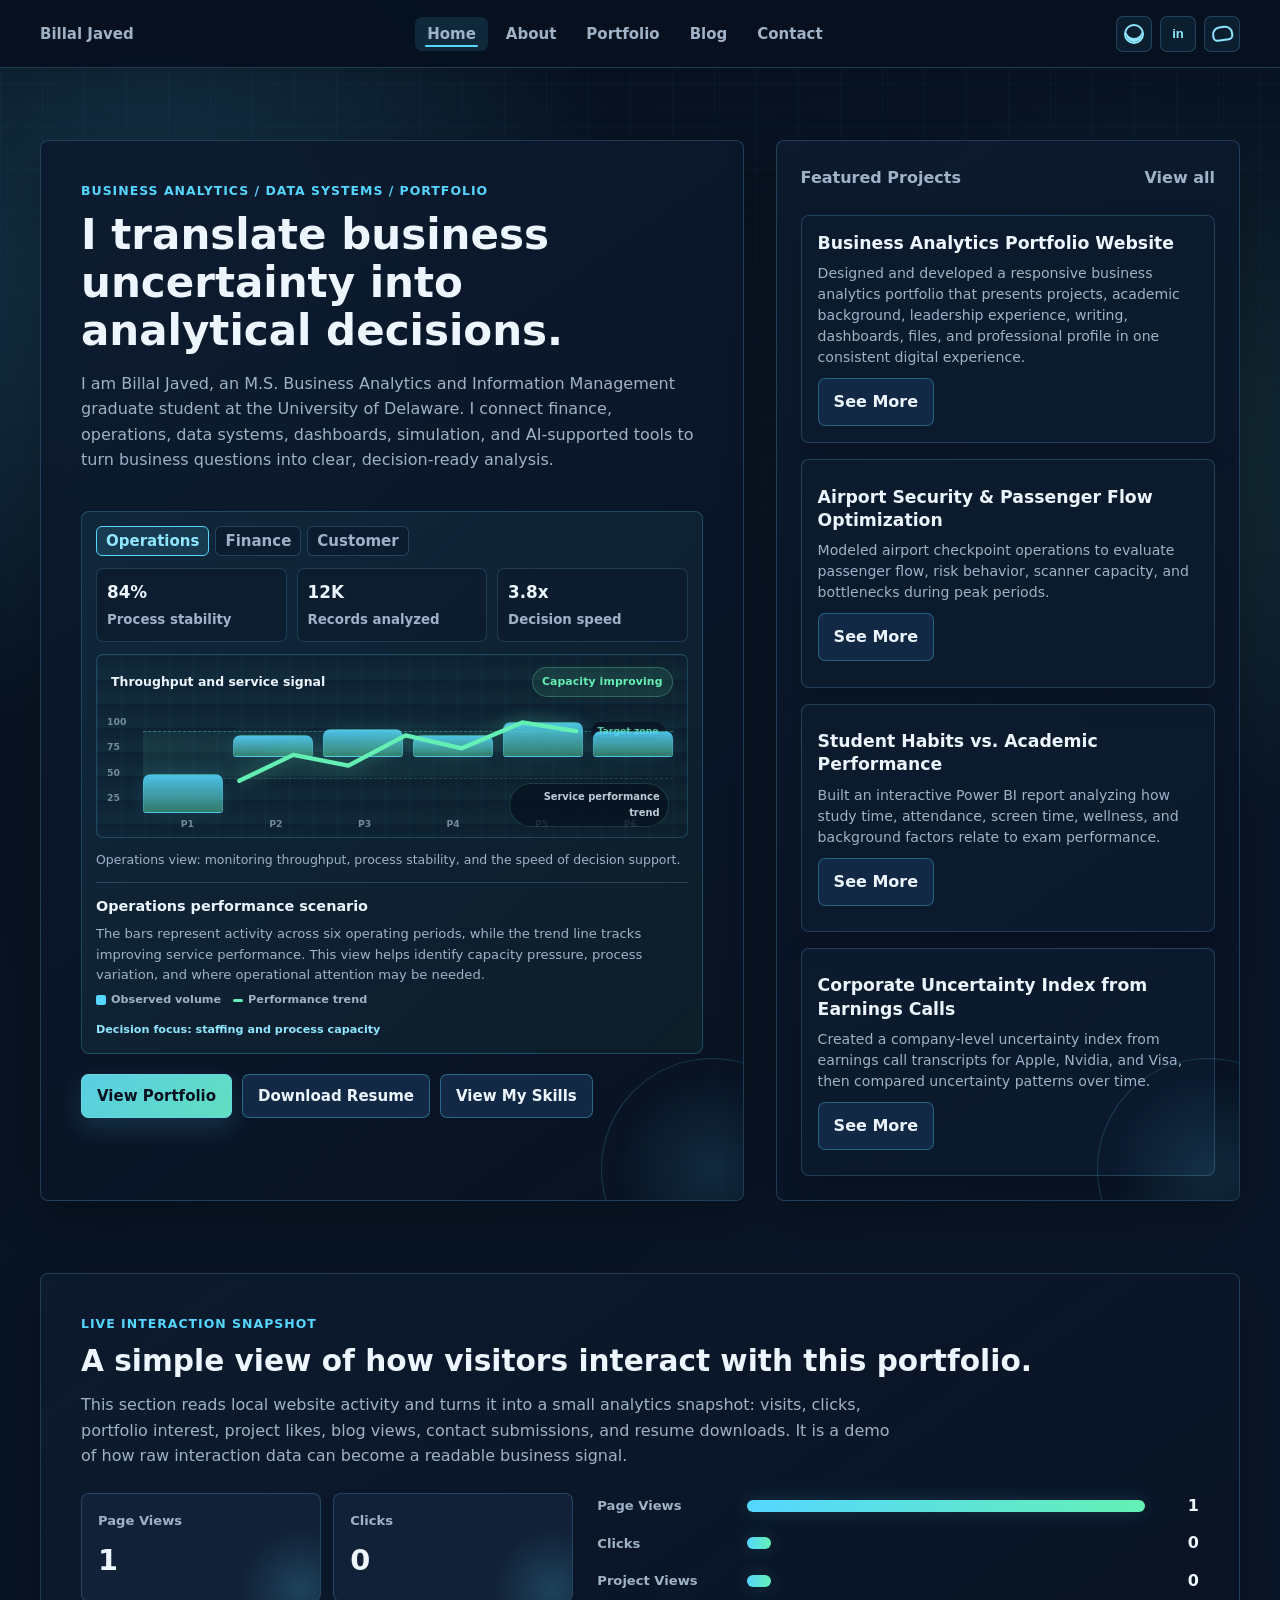
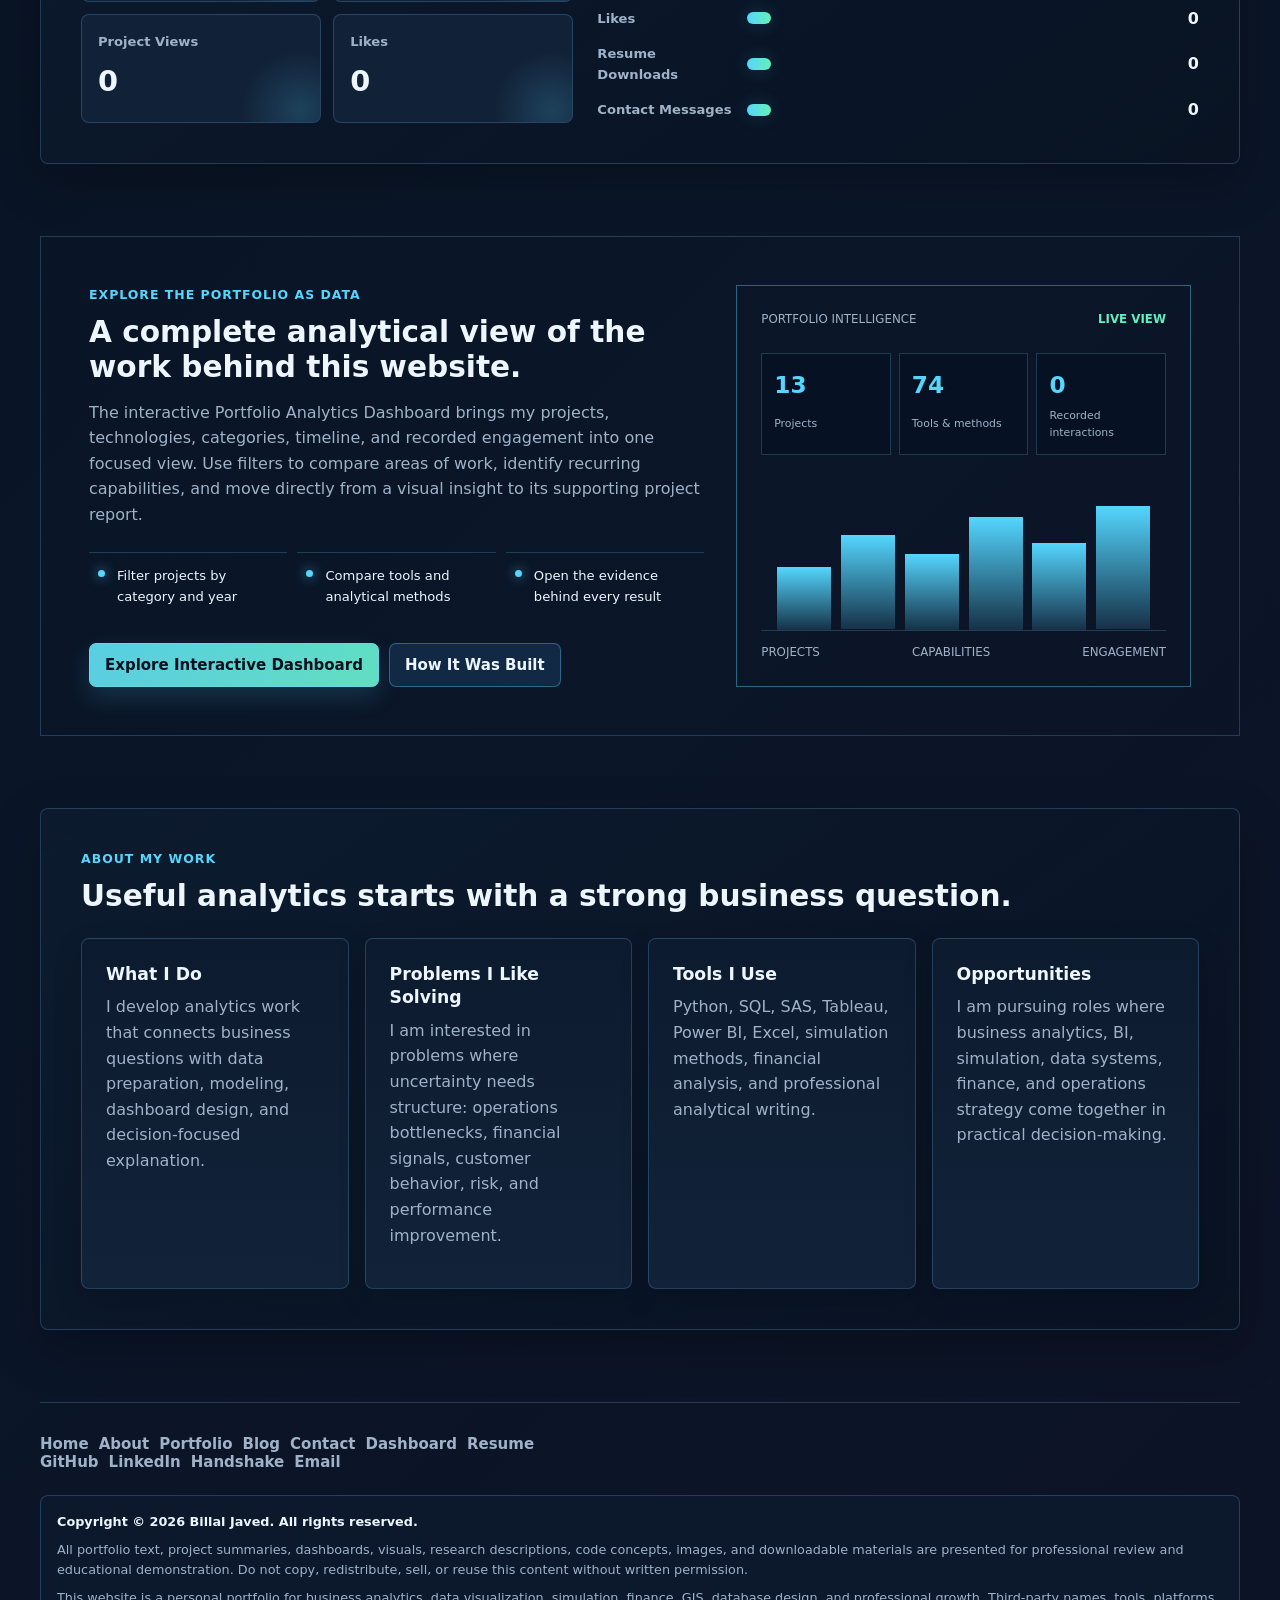
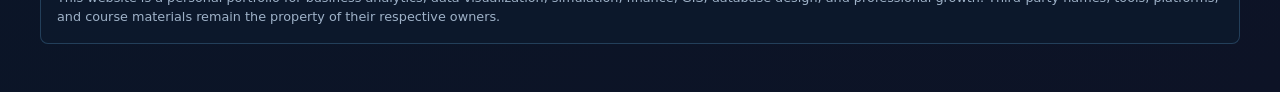
<file: index.html>
<!DOCTYPE html>
<html lang="en">
  <head>
    <meta charset="UTF-8" />
    <meta name="viewport" content="width=device-width, initial-scale=1.0" />
    <title>Billal Javed | Business Analytics Portfolio</title>
    <meta name="description" content="Business analytics portfolio for Billal Javed, featuring data visualization, simulation, finance, GIS, database design, dashboards, leadership, and project reports." />
    <meta property="og:type" content="website" />
    <meta property="og:title" content="Billal Javed | Business Analytics Portfolio" />
    <meta property="og:description" content="Business analytics portfolio for Billal Javed, featuring data visualization, simulation, finance, GIS, database design, dashboards, leadership, and project reports." />
    <meta property="og:image" content="assets/project-portfolio-analytics.svg" />
    <meta name="twitter:card" content="summary_large_image" />
    <meta name="twitter:title" content="Billal Javed | Business Analytics Portfolio" />
    <meta name="twitter:description" content="Business analytics portfolio for Billal Javed, featuring data visualization, simulation, finance, GIS, database design, dashboards, leadership, and project reports." />
    <meta name="twitter:image" content="assets/project-portfolio-analytics.svg" />
    <link rel="stylesheet" href="styles.css" />
  </head>
  <body data-page="home">
    <header class="site-header">
      <div class="brand-wrap"><a class="brand" href="index.html">Billal Javed</a><a class="admin-gate" href="admin.html" aria-label="Admin login" title="Admin login"></a></div>
      <button class="menu-toggle" id="menuToggle" aria-label="Open navigation">Menu</button>
      <nav class="top-nav" id="topNav">
        <a href="index.html" data-page-link="home">Home</a>
        <a href="about.html" data-page-link="about">About</a>
        <a href="portfolio.html" data-page-link="portfolio">Portfolio</a>
        <a href="blog.html" data-page-link="blog">Blog</a>
        <a href="contact.html" data-page-link="contact">Contact</a>
        
      </nav>
      <div class="social-actions">
        <a class="social-icon github-icon" href="https://github.com/billal7890" data-social="github" target="_blank" rel="noreferrer" aria-label="GitHub"></a>
        <a class="social-icon linkedin-icon" href="https://www.linkedin.com/in/billaljaved" data-social="linkedin" target="_blank" rel="noreferrer" aria-label="LinkedIn"></a>
        <a class="social-icon handshake-icon" href="https://udel.joinhandshake.com/profiles/billaljaved" data-social="handshake" target="_blank" rel="noreferrer" aria-label="Handshake"></a>
      </div>
    </header>

    <main>
      <section class="hero section-block">
        <div class="hero-copy reveal">
          <p class="eyebrow">Business Analytics / Data Systems / Portfolio</p>
          <h1 id="homeTitle">I translate business uncertainty into analytical decisions.</h1>
          <p id="homeIntro">
            I am Billal Javed, an M.S. Business Analytics and Information Management graduate student at the University of Delaware.
            I connect finance, operations, data systems, dashboards, simulation, and AI-supported tools to turn business questions into clear, decision-ready analysis.
          </p>
          <div class="hero-live-visual" aria-label="Animated business analytics visual">
            <div class="visual-controls" aria-label="Analytics scenario">
              <button class="active" data-analytics-mode="operations" type="button">Operations</button>
              <button data-analytics-mode="finance" type="button">Finance</button>
              <button data-analytics-mode="customer" type="button">Customer</button>
            </div>
            <div class="visual-kpis">
              <span><strong id="liveKpiOne">84%</strong><small id="liveKpiOneLabel">Process stability</small></span>
              <span><strong id="liveKpiTwo">12K</strong><small id="liveKpiTwoLabel">Records analyzed</small></span>
              <span><strong id="liveKpiThree">3.8x</strong><small id="liveKpiThreeLabel">Decision speed</small></span>
            </div>
            <div class="visual-chart" id="liveHeroChart">
                <div class="visual-chart-head">
                  <span id="liveChartTitle">Throughput and service signal</span>
                  <strong id="liveChartStatus">Capacity improving</strong>
              </div>
              <div class="visual-threshold" aria-hidden="true"><span>Target zone</span></div>
              <div class="visual-axis" aria-hidden="true"><span>100</span><span>75</span><span>50</span><span>25</span></div>
              <i style="--h:38%"></i><i style="--h:62%"></i><i style="--h:46%"></i>
              <i style="--h:78%"></i><i style="--h:58%"></i><i style="--h:86%"></i>
              <svg viewBox="0 0 320 100" role="img" aria-label="Trend line">
                <polyline id="liveTrendLine" points="4,72 54,48 105,58 158,30 210,42 266,18 316,26"></polyline>
              </svg>
              <div class="visual-trend-label" id="liveTrendLabel">Service performance trend</div>
              <div class="visual-periods" aria-hidden="true"><span>P1</span><span>P2</span><span>P3</span><span>P4</span><span>P5</span><span>P6</span></div>
            </div>
            <p class="visual-caption" id="liveVisualCaption">Operations view: monitoring throughput, process stability, and the speed of decision support.</p>
            <div class="visual-explanation" aria-live="polite">
              <strong id="liveVisualTitle">Operations performance scenario</strong>
              <p id="liveVisualDescription">The bars represent activity across six operating periods, while the trend line tracks improving service performance. This view helps identify capacity pressure, process variation, and where operational attention may be needed.</p>
              <div class="visual-legend"><span><i></i>Observed volume</span><span><i></i>Performance trend</span><span id="liveVisualDecision">Decision focus: staffing and process capacity</span></div>
            </div>
          </div>
          <div class="button-row">
            <a class="button primary" href="portfolio.html">View Portfolio</a>
            <a class="button secondary resume-download" href="#">Download Resume</a>
            <a class="button secondary" href="about.html#skills">View My Skills</a>
          </div>
        </div>
        <div class="featured-panel reveal">
          <div class="panel-heading">
            <span>Featured Projects</span>
            <a href="portfolio.html">View all</a>
          </div>
          <div class="featured-projects" id="featuredProjects"></div>
        </div>
      </section>

      <section class="public-analytics section-block reveal">
        <div class="section-heading">
          <p class="eyebrow">Live Interaction Snapshot</p>
          <h2 id="liveSnapshotHeading">A simple view of how visitors interact with this portfolio.</h2>
          <p id="liveSnapshotIntro">This section reads local website activity and turns it into a small analytics snapshot: visits, clicks, portfolio interest, project likes, blog views, contact submissions, and resume downloads. It is a demo of how raw interaction data can become a readable business signal.</p>
        </div>
        <div class="analytics-visuals" id="publicAnalytics"></div>
      </section>

      <section class="home-dashboard-feature section-block reveal">
        <div class="home-dashboard-copy">
          <p class="eyebrow">Explore the Portfolio as Data</p>
          <h2>A complete analytical view of the work behind this website.</h2>
          <p>The interactive Portfolio Analytics Dashboard brings my projects, technologies, categories, timeline, and recorded engagement into one focused view. Use filters to compare areas of work, identify recurring capabilities, and move directly from a visual insight to its supporting project report.</p>
          <div class="home-dashboard-points">
            <span>Filter projects by category and year</span>
            <span>Compare tools and analytical methods</span>
            <span>Open the evidence behind every result</span>
          </div>
          <div class="button-row">
            <a class="button primary" href="portfolio-dashboard.html">Explore Interactive Dashboard</a>
            <a class="button secondary" href="project.html?id=billal-portfolio-website">How It Was Built</a>
          </div>
        </div>
        <a class="home-dashboard-preview" href="portfolio-dashboard.html" aria-label="Open Portfolio Analytics Dashboard">
          <div class="home-dashboard-preview-head"><span>Portfolio Intelligence</span><strong>Live view</strong></div>
          <div class="home-dashboard-preview-kpis" id="homeDashboardPreview"></div>
          <div class="home-dashboard-mini-chart" aria-hidden="true">
            <i style="--value:48%"></i><i style="--value:72%"></i><i style="--value:58%"></i><i style="--value:86%"></i><i style="--value:66%"></i><i style="--value:94%"></i>
          </div>
          <div class="home-dashboard-preview-foot"><span>Projects</span><span>Capabilities</span><span>Engagement</span></div>
        </a>
      </section>

      <section class="work-focus section-block">
        <div class="section-heading reveal">
          <p class="eyebrow">About My Work</p>
          <h2>Useful analytics starts with a strong business question.</h2>
        </div>
        <div class="work-grid reveal">
          <article><h3>What I Do</h3><p>I develop analytics work that connects business questions with data preparation, modeling, dashboard design, and decision-focused explanation.</p></article>
          <article><h3>Problems I Like Solving</h3><p>I am interested in problems where uncertainty needs structure: operations bottlenecks, financial signals, customer behavior, risk, and performance improvement.</p></article>
          <article><h3>Tools I Use</h3><p>Python, SQL, SAS, Tableau, Power BI, Excel, simulation methods, financial analysis, and professional analytical writing.</p></article>
          <article><h3>Opportunities</h3><p>I am pursuing roles where business analytics, BI, simulation, data systems, finance, and operations strategy come together in practical decision-making.</p></article>
        </div>
      </section>
    </main>
    <footer class="site-footer">
      <div class="footer-links">
        <a href="index.html">Home</a>
        <a href="about.html">About</a>
        <a href="portfolio.html">Portfolio</a>
        <a href="blog.html">Blog</a>
        <a href="contact.html">Contact</a>
        <a href="portfolio-dashboard.html">Dashboard</a>
        <a class="resume-download" href="#">Resume</a>
      </div>
      <div class="footer-links footer-social-links">
        <a href="https://github.com/billal7890" data-social="github" target="_blank" rel="noreferrer">GitHub</a>
        <a href="https://www.linkedin.com/in/billaljaved" data-social="linkedin" target="_blank" rel="noreferrer">LinkedIn</a>
        <a href="https://udel.joinhandshake.com/profiles/billaljaved" data-social="handshake" target="_blank" rel="noreferrer">Handshake</a>
        <a href="mailto:billaljaved7@gmail.com">Email</a>
      </div>
    </footer>

    <dialog class="content-modal" id="contentModal">
      <button class="modal-close" id="modalClose" type="button">Close</button>
      <div id="modalContent"></div>
    </dialog>
    <script src="script.js"></script>
  </body>
</html>
</file>
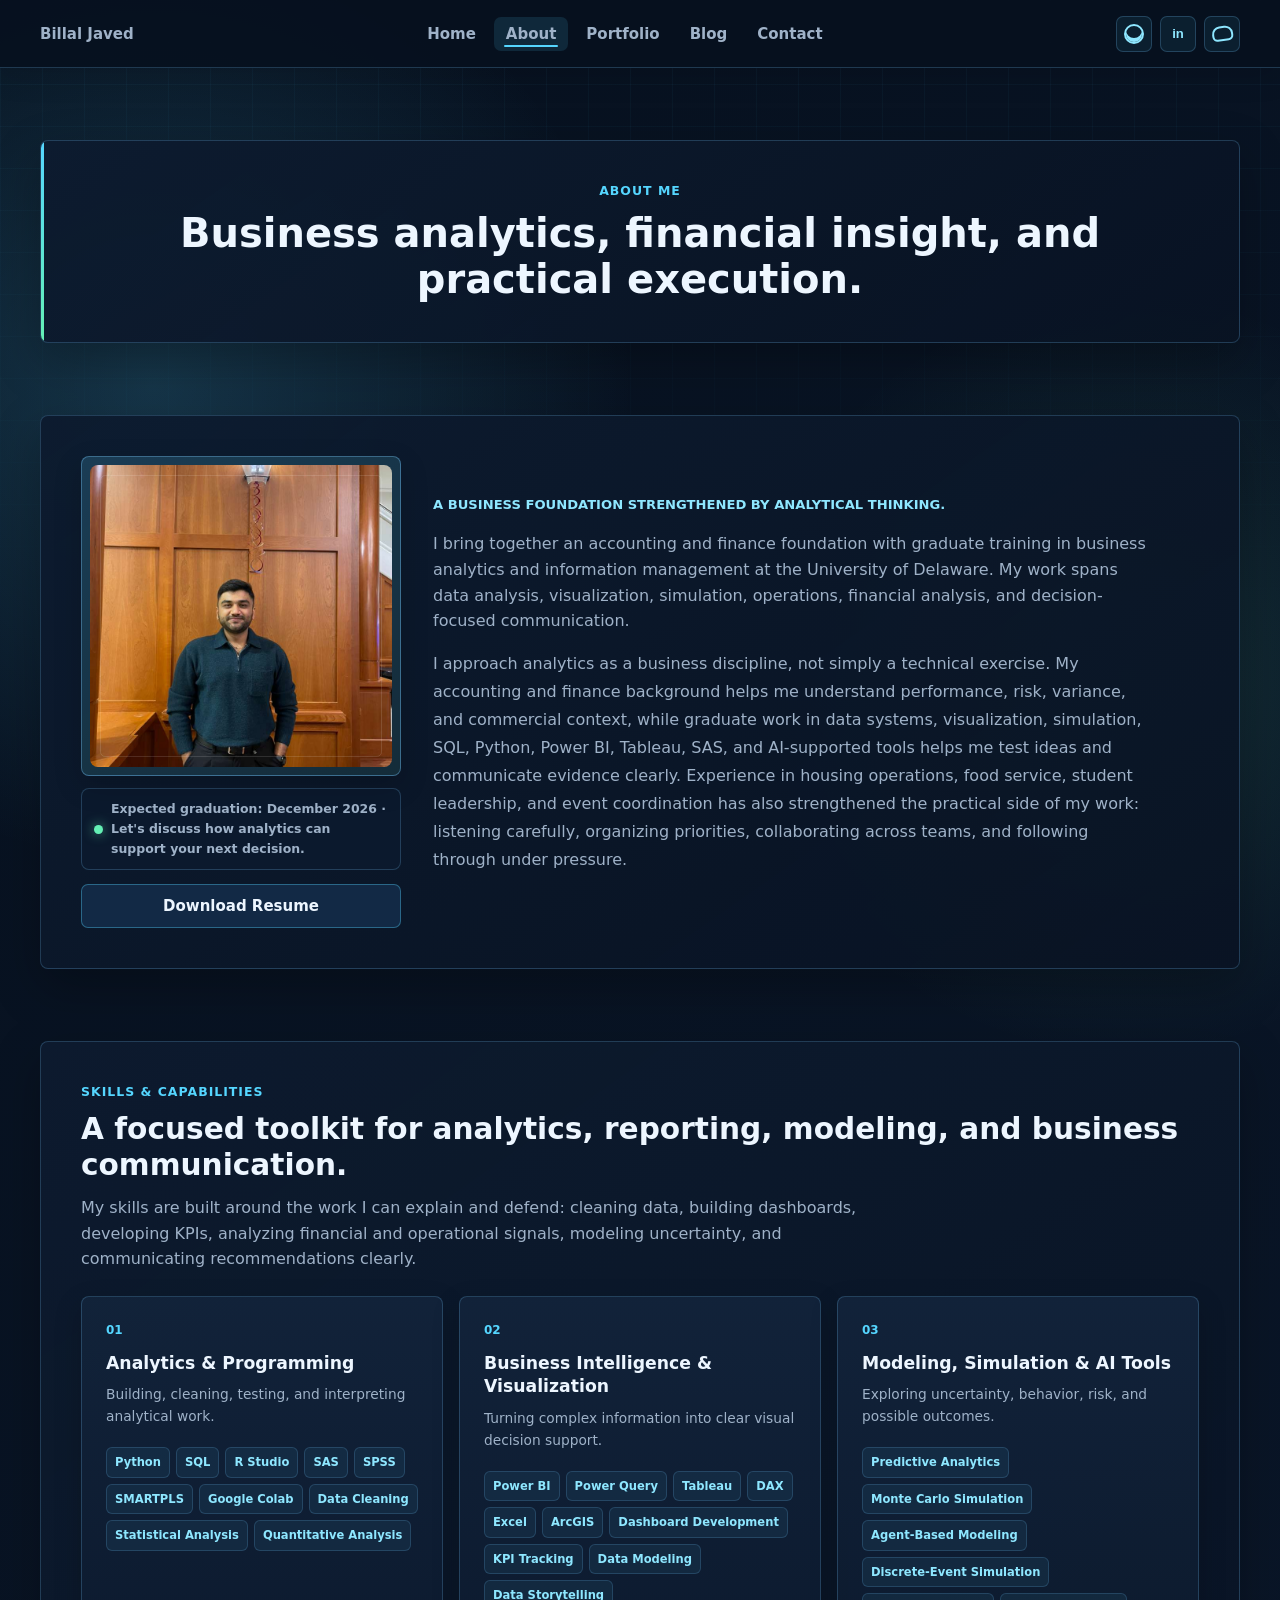
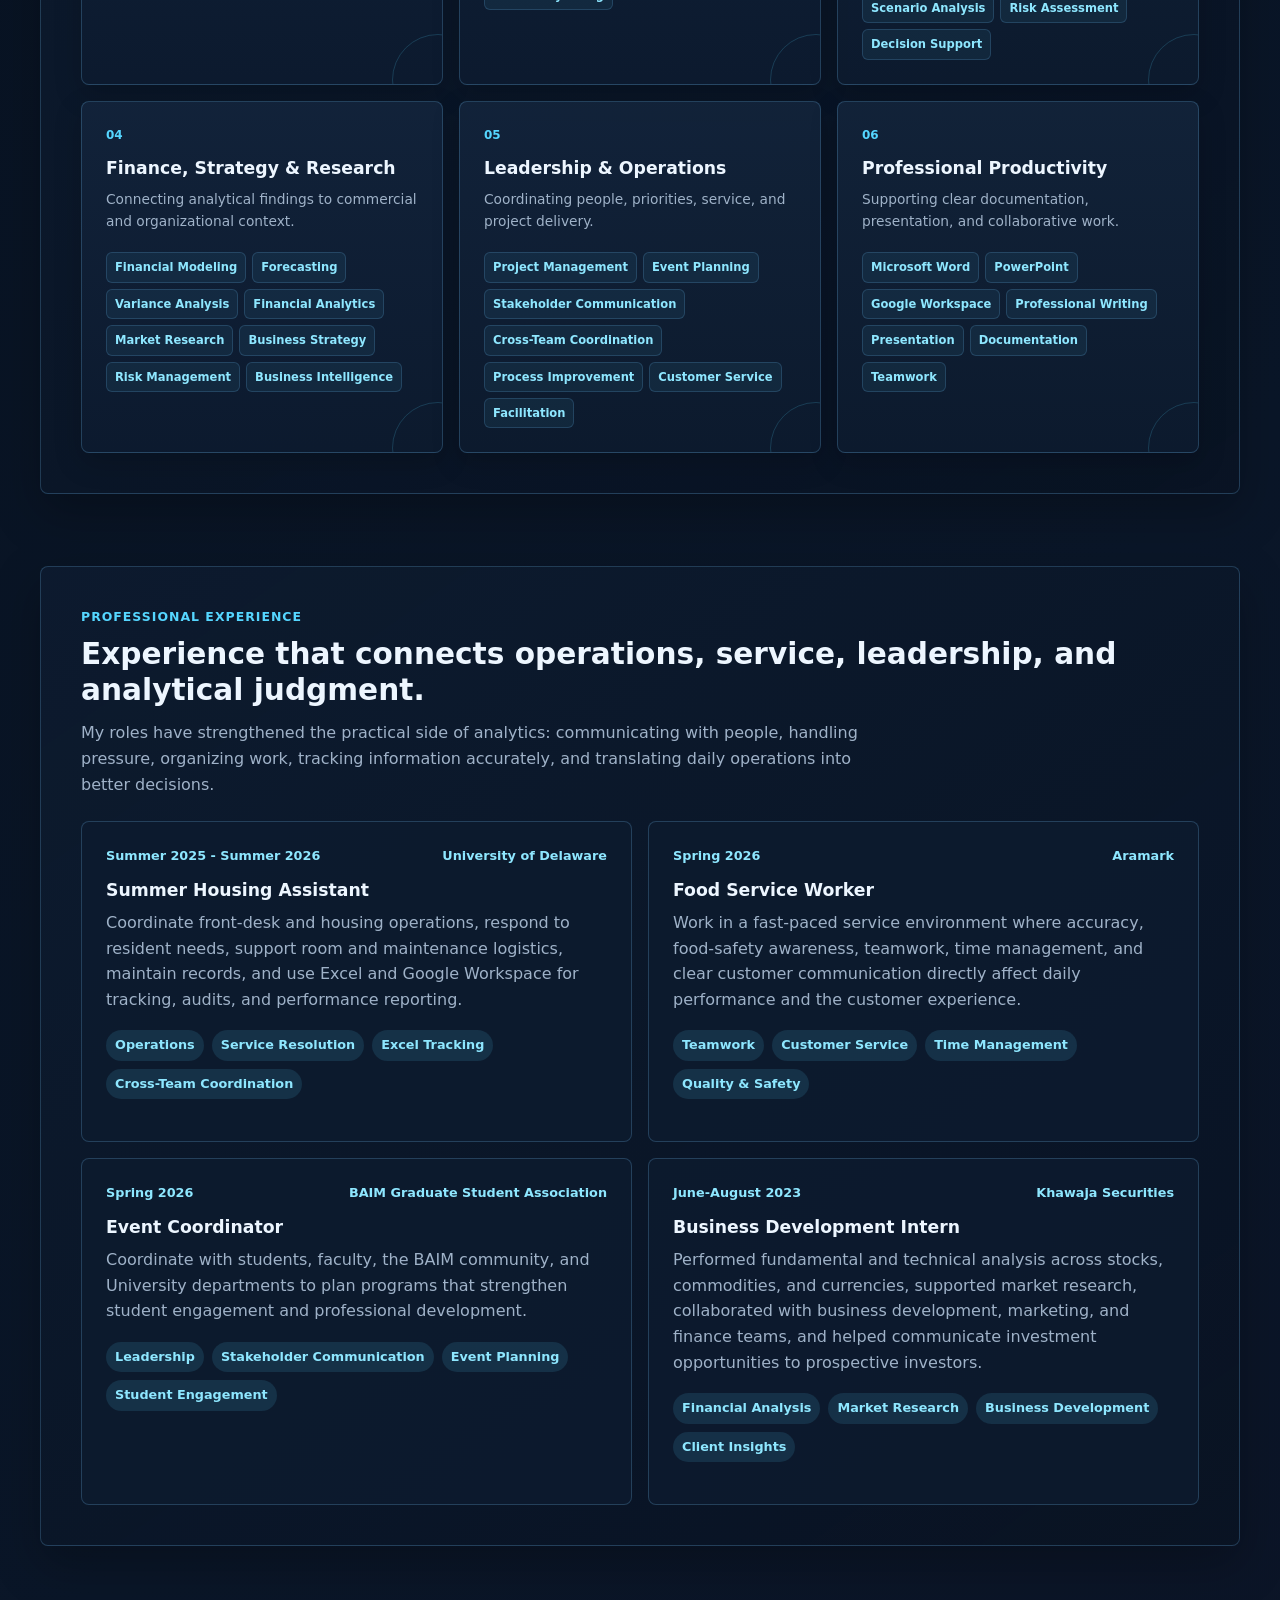
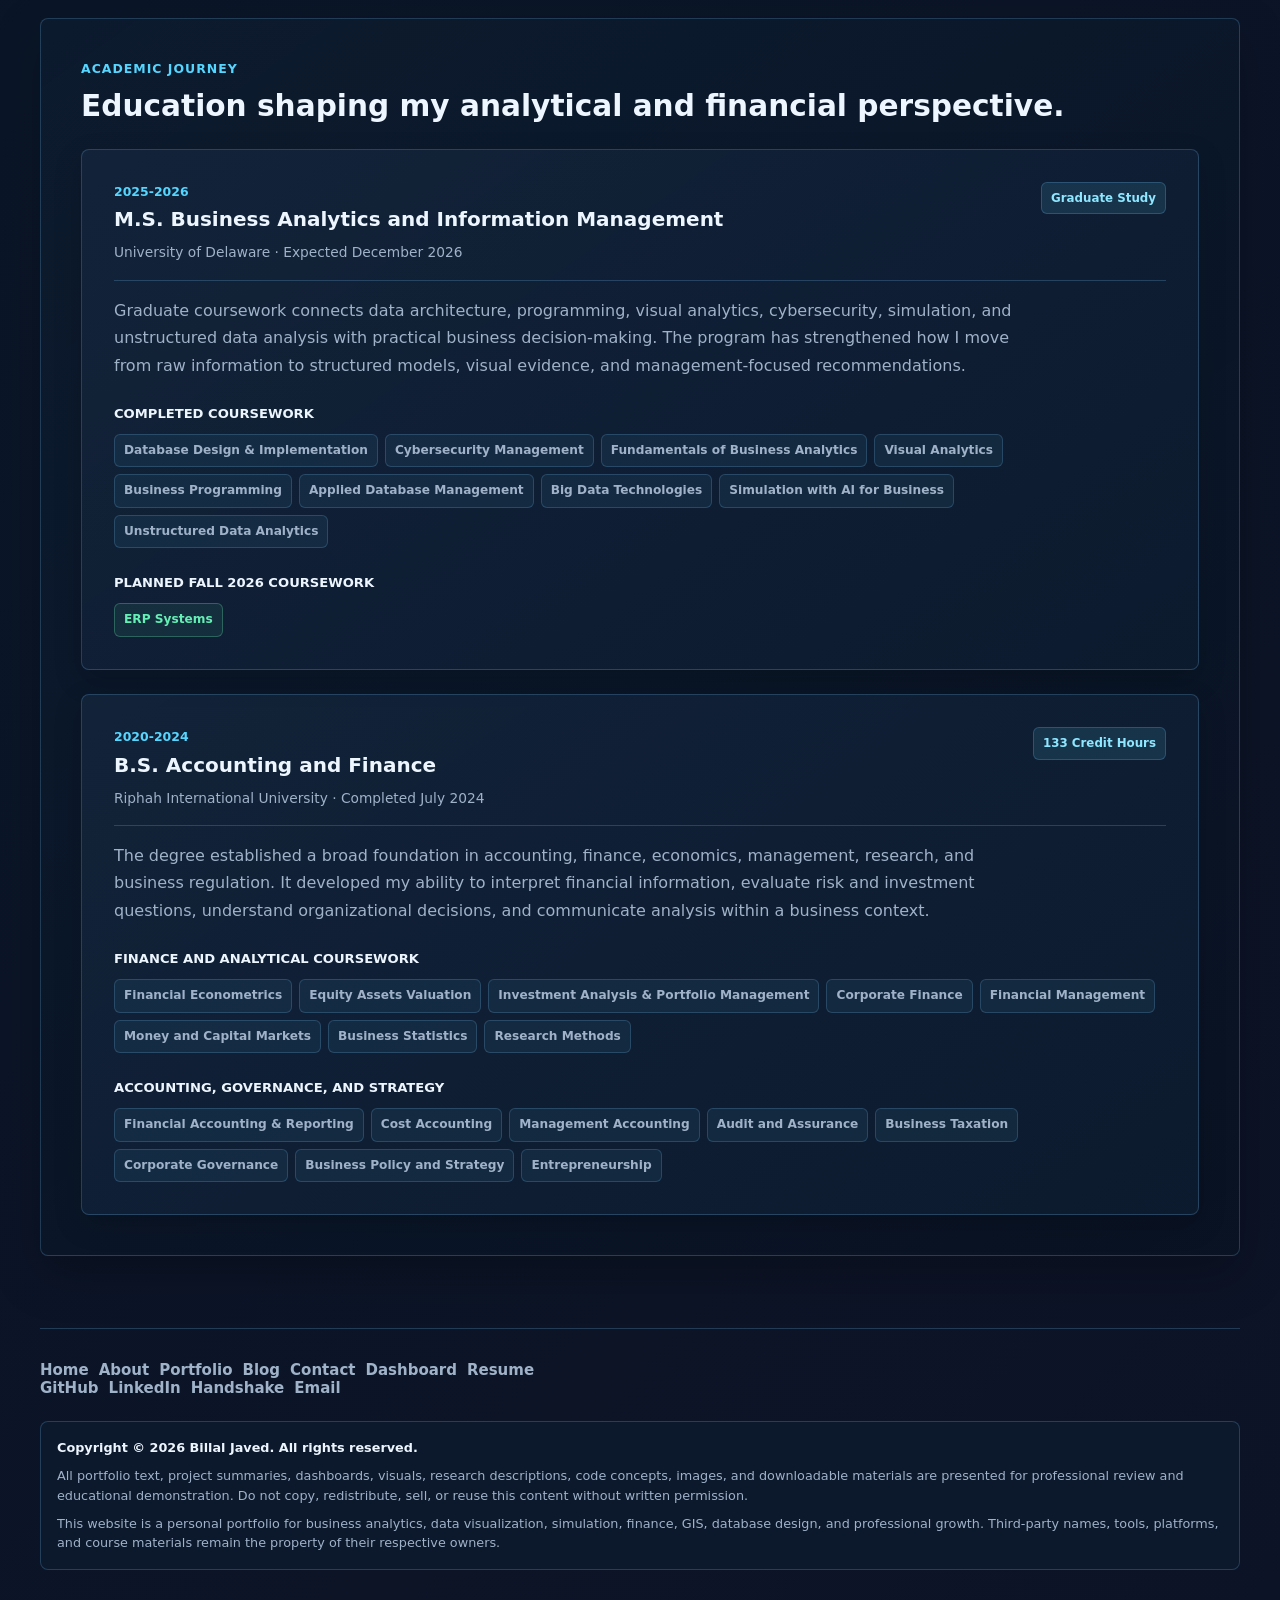
<file: about.html>
<!DOCTYPE html>
<html lang="en">
  <head>
    <meta charset="UTF-8" />
    <meta name="viewport" content="width=device-width, initial-scale=1.0" />
    <title>About Billal Javed | Business Analytics and Information Management</title>
    <meta name="description" content="Learn about Billal Javed, an M.S. Business Analytics and Information Management graduate student focused on analytics, finance, operations, simulation, visualization, and leadership." />
    <meta property="og:type" content="website" />
    <meta property="og:title" content="About Billal Javed | Business Analytics and Information Management" />
    <meta property="og:description" content="Learn about Billal Javed, an M.S. Business Analytics and Information Management graduate student focused on analytics, finance, operations, simulation, visualization, and leadership." />
    <meta property="og:image" content="assets/project-portfolio-analytics.svg" />
    <meta name="twitter:card" content="summary_large_image" />
    <meta name="twitter:title" content="About Billal Javed | Business Analytics and Information Management" />
    <meta name="twitter:description" content="Learn about Billal Javed, an M.S. Business Analytics and Information Management graduate student focused on analytics, finance, operations, simulation, visualization, and leadership." />
    <meta name="twitter:image" content="assets/project-portfolio-analytics.svg" />
    <link rel="stylesheet" href="styles.css" />
  </head>
  <body data-page="about">
    <header class="site-header">
      <div class="brand-wrap"><a class="brand" href="index.html">Billal Javed</a><a class="admin-gate" href="admin.html" aria-label="Admin login" title="Admin login"></a></div>
      <button class="menu-toggle" id="menuToggle">Menu</button>
      <nav class="top-nav" id="topNav">
        <a href="index.html" data-page-link="home">Home</a><a href="about.html" data-page-link="about">About</a><a href="portfolio.html" data-page-link="portfolio">Portfolio</a><a href="blog.html" data-page-link="blog">Blog</a><a href="contact.html" data-page-link="contact">Contact</a>
      </nav>
      <div class="social-actions"><a class="social-icon github-icon" href="https://github.com/billal7890" data-social="github" target="_blank" rel="noreferrer" aria-label="GitHub"></a><a class="social-icon linkedin-icon" href="https://www.linkedin.com/in/billaljaved" data-social="linkedin" target="_blank" rel="noreferrer" aria-label="LinkedIn"></a><a class="social-icon handshake-icon" href="https://udel.joinhandshake.com/profiles/billaljaved" data-social="handshake" target="_blank" rel="noreferrer" aria-label="Handshake"></a></div>
    </header>
    <main>
      <section class="page-hero about-hero section-block reveal"><p class="eyebrow">About Me</p><h1 id="aboutHeading">Business analytics, financial insight, and practical execution.</h1></section>
      <section class="about section-block">
        <div class="profile-card reveal">
          <aside class="profile-visual">
            <div class="profile-image-frame"><img id="profileImage" alt="Billal Javed profile" /></div>
            <div class="profile-status"><i></i><span id="profileStatus">Expected graduation: December 2026 - Let's discuss how analytics can support your next decision.</span></div>
            <a class="button secondary resume-download profile-resume" href="#">Download Resume</a>
          </aside>
          <div class="profile-content">
            <p class="profile-kicker" id="aboutKicker">A business foundation strengthened by analytical thinking.</p>
            <p id="aboutText">I bring together an accounting and finance foundation with graduate training in business analytics and information management at the University of Delaware. My work spans data analysis, visualization, simulation, operations, financial analysis, and decision-focused communication.</p>
            <p id="aboutSecondary">I approach analytics as a business discipline, not simply a technical exercise. My accounting and finance background helps me understand performance, risk, variance, and commercial context, while graduate work in data systems, visualization, simulation, SQL, Python, Power BI, Tableau, SAS, and AI-supported tools helps me test ideas and communicate evidence clearly. Experience in housing operations, food service, student leadership, and event coordination has also strengthened the practical side of my work: listening carefully, organizing priorities, collaborating across teams, and following through under pressure.</p>
          </div>
        </div>
      </section>
      <section class="section-block skills-showcase reveal" id="skills">
        <div class="section-heading">
          <p class="eyebrow">Skills &amp; Capabilities</p>
          <h2 id="skillsHeading">A focused toolkit for analytics, reporting, modeling, and business communication.</h2>
          <p id="skillsIntro">My skills are built around the work I can explain and defend: cleaning data, building dashboards, developing KPIs, analyzing financial and operational signals, modeling uncertainty, and communicating recommendations clearly.</p>
        </div>
        <div class="skill-groups" id="skillGroups">
          <article>
            <span class="skill-group-number">01</span>
            <h3>Analytics &amp; Programming</h3>
            <p>Building, cleaning, testing, and interpreting analytical work.</p>
            <div class="skill-cloud"><span>Python</span><span>SQL</span><span>R Studio</span><span>SAS</span><span>SPSS</span><span>SMARTPLS</span><span>Google Colab</span><span>Data Cleaning</span><span>Statistical Analysis</span><span>Quantitative Analysis</span></div>
          </article>
          <article>
            <span class="skill-group-number">02</span>
            <h3>Business Intelligence &amp; Visualization</h3>
            <p>Turning complex information into clear visual decision support.</p>
            <div class="skill-cloud"><span>Power BI</span><span>Power Query</span><span>Tableau</span><span>DAX</span><span>Excel</span><span>ArcGIS</span><span>Dashboard Development</span><span>KPI Tracking</span><span>Data Modeling</span><span>Data Storytelling</span></div>
          </article>
          <article>
            <span class="skill-group-number">03</span>
            <h3>Modeling, Simulation &amp; AI Tools</h3>
            <p>Exploring uncertainty, behavior, risk, and possible outcomes.</p>
            <div class="skill-cloud"><span>Predictive Analytics</span><span>Monte Carlo Simulation</span><span>Agent-Based Modeling</span><span>Discrete-Event Simulation</span><span>Scenario Analysis</span><span>Risk Assessment</span><span>Decision Support</span></div>
          </article>
          <article>
            <span class="skill-group-number">04</span>
            <h3>Finance, Strategy &amp; Research</h3>
            <p>Connecting analytical findings to commercial and organizational context.</p>
            <div class="skill-cloud"><span>Financial Modeling</span><span>Forecasting</span><span>Variance Analysis</span><span>Financial Analytics</span><span>Market Research</span><span>Business Strategy</span><span>Risk Management</span><span>Business Intelligence</span></div>
          </article>
          <article>
            <span class="skill-group-number">05</span>
            <h3>Leadership &amp; Operations</h3>
            <p>Coordinating people, priorities, service, and project delivery.</p>
            <div class="skill-cloud"><span>Project Management</span><span>Event Planning</span><span>Stakeholder Communication</span><span>Cross-Team Coordination</span><span>Process Improvement</span><span>Customer Service</span><span>Facilitation</span></div>
          </article>
          <article>
            <span class="skill-group-number">06</span>
            <h3>Professional Productivity</h3>
            <p>Supporting clear documentation, presentation, and collaborative work.</p>
            <div class="skill-cloud"><span>Microsoft Word</span><span>PowerPoint</span><span>Google Workspace</span><span>Professional Writing</span><span>Presentation</span><span>Documentation</span><span>Teamwork</span></div>
          </article>
        </div>
      </section>
      <section class="section-block experience-section reveal">
        <div class="section-heading">
          <p class="eyebrow">Professional Experience</p>
          <h2 id="experienceHeading">Experience that connects operations, service, leadership, and analytical judgment.</h2>
          <p id="experienceIntro">My roles have strengthened the practical side of analytics: communicating with people, handling pressure, organizing work, tracking information accurately, and translating daily operations into better decisions.</p>
        </div>
        <div class="experience-list">
          <article>
            <div class="experience-meta"><span>Summer 2025 - Summer 2026</span><span>University of Delaware</span></div>
            <h3>Summer Housing Assistant</h3>
            <p id="housingDescription">Coordinate front-desk and housing operations, respond to resident needs, support room and maintenance logistics, maintain records, and use Excel and Google Workspace for tracking, audits, and performance reporting.</p>
            <div class="skills-list"><span>Operations</span><span>Service Resolution</span><span>Excel Tracking</span><span>Cross-Team Coordination</span></div>
          </article>
          <article>
            <div class="experience-meta"><span>Spring 2026</span><span>Aramark</span></div>
            <h3>Food Service Worker</h3>
            <p id="aramarkDescription">Work in a fast-paced service environment where accuracy, food-safety awareness, teamwork, time management, and clear customer communication directly affect daily performance and the customer experience.</p>
            <div class="skills-list"><span>Teamwork</span><span>Customer Service</span><span>Time Management</span><span>Quality &amp; Safety</span></div>
          </article>
          <article>
            <div class="experience-meta"><span>Spring 2026</span><span>BAIM Graduate Student Association</span></div>
            <h3>Event Coordinator</h3>
            <p id="gsaDescription">Coordinate with students, faculty, the BAIM community, and University departments to plan programs that strengthen student engagement and professional development.</p>
            <div class="skills-list"><span>Leadership</span><span>Stakeholder Communication</span><span>Event Planning</span><span>Student Engagement</span></div>
          </article>
          <article>
            <div class="experience-meta"><span>June-August 2023</span><span>Khawaja Securities</span></div>
            <h3>Business Development Intern</h3>
            <p id="internshipDescription">Performed fundamental and technical analysis across stocks, commodities, and currencies, supported market research, collaborated with business development, marketing, and finance teams, and helped communicate investment opportunities to prospective investors.</p>
            <div class="skills-list"><span>Financial Analysis</span><span>Market Research</span><span>Business Development</span><span>Client Insights</span></div>
          </article>
        </div>
      </section>
      <section class="section-block timeline-section reveal">
        <div class="section-heading"><p class="eyebrow">Academic Journey</p><h2 id="academicHeading">Education shaping my analytical and financial perspective.</h2></div>
        <div class="academic-records">
          <article class="academic-record">
            <div class="academic-record-head">
              <div><span>2025-2026</span><h3 id="mastersDegree">M.S. Business Analytics and Information Management</h3><p id="mastersSchool">University of Delaware · Expected December 2026</p></div>
              <strong>Graduate Study</strong>
            </div>
            <p id="mastersDescription">Graduate coursework connects data architecture, programming, visual analytics, cybersecurity, simulation, and unstructured data analysis with practical business decision-making. The program has strengthened how I move from raw information to structured models, visual evidence, and management-focused recommendations.</p>
            <div class="coursework-block">
              <h4>Completed coursework</h4>
              <div class="coursework-list" id="mastersCompletedCourses">
                <span>Database Design &amp; Implementation</span><span>Cybersecurity Management</span><span>Fundamentals of Business Analytics</span><span>Visual Analytics</span><span>Business Programming</span><span>Applied Database Management</span><span>Big Data Technologies</span><span>Simulation with AI for Business</span><span>Unstructured Data Analytics</span>
              </div>
            </div>
            <div class="coursework-block planned-coursework">
              <h4>Planned Fall 2026 coursework</h4>
              <div class="coursework-list" id="mastersPlannedCourses"><span>ERP Systems</span></div>
            </div>
          </article>
          <article class="academic-record">
            <div class="academic-record-head">
              <div><span>2020-2024</span><h3 id="bachelorsDegree">B.S. Accounting and Finance</h3><p id="bachelorsSchool">Riphah International University · Completed July 2024</p></div>
              <strong>133 Credit Hours</strong>
            </div>
            <p id="bachelorsDescription">The degree established a broad foundation in accounting, finance, economics, management, research, and business regulation. It developed my ability to interpret financial information, evaluate risk and investment questions, understand organizational decisions, and communicate analysis within a business context.</p>
            <div class="coursework-block">
              <h4>Finance and analytical coursework</h4>
              <div class="coursework-list" id="bachelorsFinanceCourses">
                <span>Financial Econometrics</span><span>Equity Assets Valuation</span><span>Investment Analysis &amp; Portfolio Management</span><span>Corporate Finance</span><span>Financial Management</span><span>Money and Capital Markets</span><span>Business Statistics</span><span>Research Methods</span>
              </div>
            </div>
            <div class="coursework-block">
              <h4>Accounting, governance, and strategy</h4>
              <div class="coursework-list" id="bachelorsBusinessCourses">
                <span>Financial Accounting &amp; Reporting</span><span>Cost Accounting</span><span>Management Accounting</span><span>Audit and Assurance</span><span>Business Taxation</span><span>Corporate Governance</span><span>Business Policy and Strategy</span><span>Entrepreneurship</span>
              </div>
            </div>
          </article>
        </div>
      </section>
    </main>
    <footer class="site-footer">
      <div class="footer-links">
        <a href="index.html">Home</a>
        <a href="about.html">About</a>
        <a href="portfolio.html">Portfolio</a>
        <a href="blog.html">Blog</a>
        <a href="contact.html">Contact</a>
        <a href="portfolio-dashboard.html">Dashboard</a>
        <a class="resume-download" href="#">Resume</a>
      </div>
      <div class="footer-links footer-social-links">
        <a href="https://github.com/billal7890" data-social="github" target="_blank" rel="noreferrer">GitHub</a>
        <a href="https://www.linkedin.com/in/billaljaved" data-social="linkedin" target="_blank" rel="noreferrer">LinkedIn</a>
        <a href="https://udel.joinhandshake.com/profiles/billaljaved" data-social="handshake" target="_blank" rel="noreferrer">Handshake</a>
        <a href="mailto:billaljaved7@gmail.com">Email</a>
      </div>
    </footer>
    <script src="script.js"></script>
  </body>
</html>
</file>
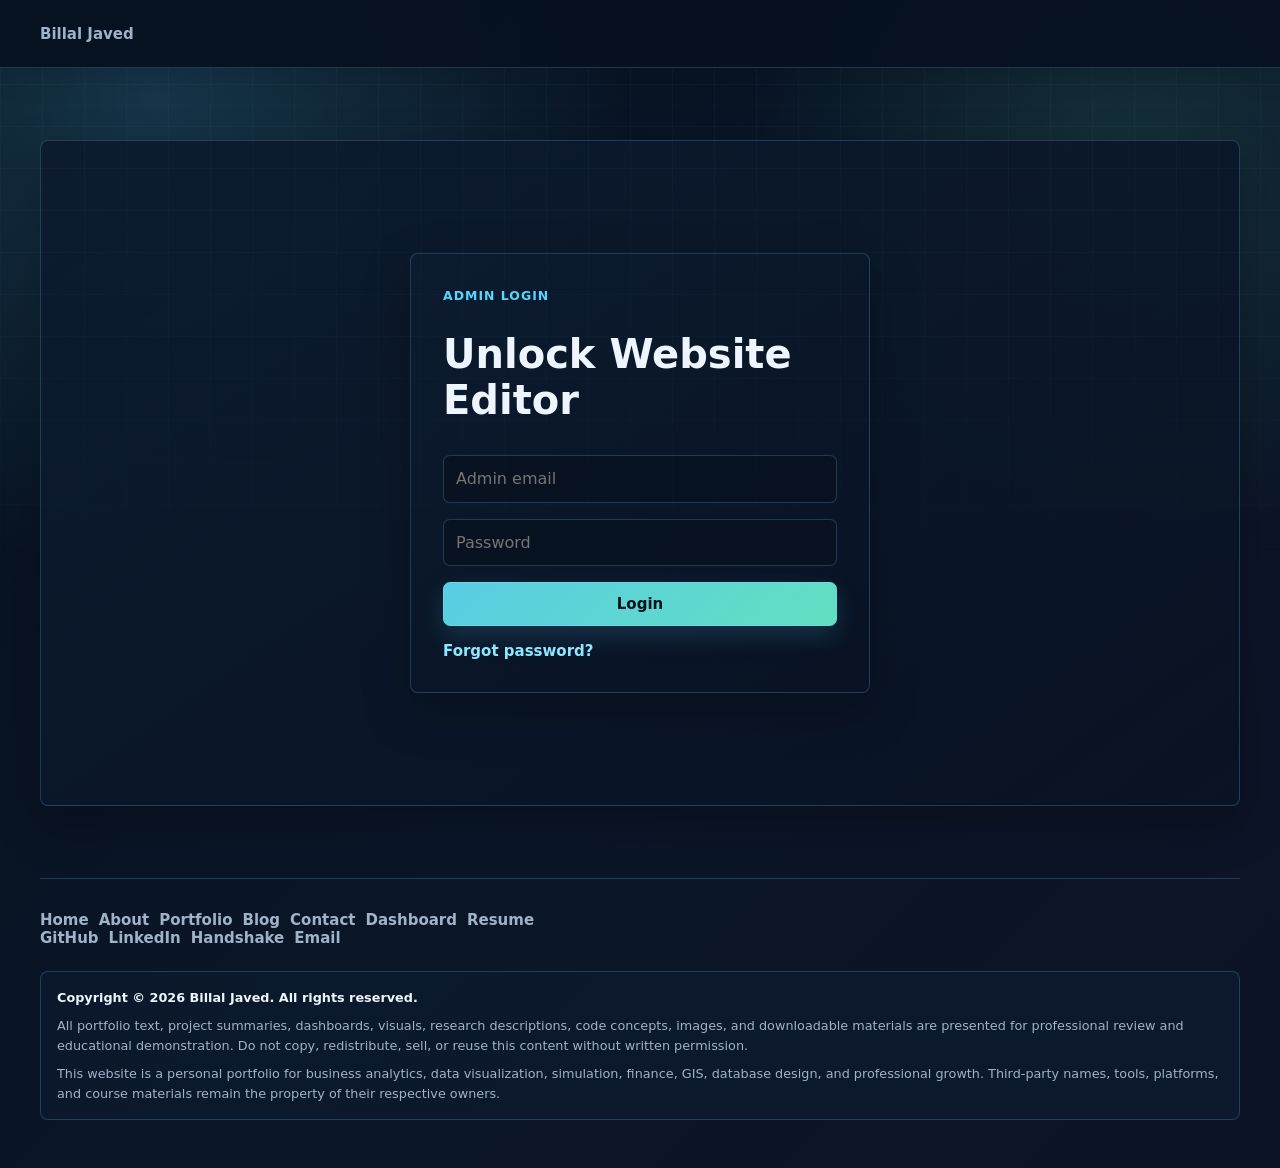
<file: admin.html>
<!DOCTYPE html>
<html lang="en">
  <head>
    <meta charset="UTF-8" />
    <meta name="viewport" content="width=device-width, initial-scale=1.0" />
    <meta name="robots" content="noindex, nofollow" />
    <title>Local Admin | Billal Javed Portfolio</title>
    <meta name="description" content="Local portfolio editor for Billal Javed. This page is intended for local demo editing and should not be treated as production authentication." />
    <meta property="og:type" content="website" />
    <meta property="og:title" content="Local Admin | Billal Javed Portfolio" />
    <meta property="og:description" content="Local portfolio editor for Billal Javed. This page is intended for local demo editing and should not be treated as production authentication." />
    <meta property="og:image" content="assets/project-portfolio-analytics.svg" />
    <meta name="twitter:card" content="summary_large_image" />
    <meta name="twitter:title" content="Local Admin | Billal Javed Portfolio" />
    <meta name="twitter:description" content="Local portfolio editor for Billal Javed. This page is intended for local demo editing and should not be treated as production authentication." />
    <meta name="twitter:image" content="assets/project-portfolio-analytics.svg" />
    <link rel="stylesheet" href="styles.css" />
  </head>
  <body data-page="admin">
    <header class="site-header admin-header">
      <div class="brand-wrap">
        <a class="brand" href="index.html">Billal Javed</a>
        <a class="admin-gate" href="admin.html" aria-label="Admin login" title="Admin login"></a>
      </div>
      <div class="social-actions">
        <a class="social-icon github-icon" href="https://github.com/billal7890" data-social="github" target="_blank" rel="noreferrer" aria-label="GitHub"></a>
        <a class="social-icon linkedin-icon" href="https://www.linkedin.com/in/billaljaved" data-social="linkedin" target="_blank" rel="noreferrer" aria-label="LinkedIn"></a>
        <a class="social-icon handshake-icon" href="https://udel.joinhandshake.com/profiles/billaljaved" data-social="handshake" target="_blank" rel="noreferrer" aria-label="Handshake"></a>
      </div>
    </header>

    <main>
      <section class="admin section-block">
        <div class="admin-login login-only" id="adminLogin">
          <p class="eyebrow">Admin Login</p>
          <h1>Unlock Website Editor</h1>
          <input id="adminEmail" type="email" placeholder="Admin email" />
          <input id="adminPassword" type="password" placeholder="Password" />
          <button class="button primary" id="adminLoginButton" type="button">Login</button>
          <button class="link-button" id="forgotPasswordButton" type="button">Forgot password?</button>
          <div class="password-reset" id="passwordResetPanel" hidden>
            <input id="resetEmail" type="email" placeholder="Recovery email" />
            <input id="newAdminPassword" type="password" placeholder="New password" />
            <button class="button primary" id="resetPasswordButton" type="button">Update Password</button>
          </div>
          <p class="form-note error" id="adminLoginError" hidden>Incorrect admin credentials.</p>
          <p class="form-note" id="passwordResetNote" hidden>Password updated in this browser.</p>
        </div>

        <div class="admin-panel" id="adminPanel" hidden>
          <div class="section-heading reveal">
            <p class="eyebrow">Admin Dashboard</p>
            <h1>Manage the entire website.</h1>
            <p>Preview pages, edit content, update layout settings, manage projects/blogs, review analytics, and update files. Static demo data is stored in localStorage.</p>
          </div>

          <nav class="admin-tabs" aria-label="Admin editor sections">
            <button class="active" type="button" data-admin-tab="preview">Preview</button>
            <button type="button" data-admin-tab="site">Site</button>
            <button type="button" data-admin-tab="about">About</button>
            <button type="button" data-admin-tab="projects">Projects</button>
            <button type="button" data-admin-tab="certifications">Certifications</button>
            <button type="button" data-admin-tab="sections">Sections</button>
            <button type="button" data-admin-tab="blog">Blog</button>
            <button type="button" data-admin-tab="messages">Messages</button>
            <button type="button" data-admin-tab="security">Security</button>
          </nav>

          <details class="admin-page" data-admin-page="preview" open>
            <summary>Website Preview</summary>
            <div class="website-preview-grid">
              <iframe class="site-preview-frame" src="index.html?adminPreview=1" title="Website preview"></iframe>
              <div class="preview-links">
                <a class="button secondary" href="index.html" target="_blank">Home</a>
                <a class="button secondary" href="about.html" target="_blank">About</a>
                <a class="button secondary" href="portfolio.html" target="_blank">Portfolio</a>
                <a class="button secondary" href="blog.html" target="_blank">Blog</a>
                <a class="button secondary" href="contact.html" target="_blank">Contact</a>
              </div>
            </div>
            <form class="admin-form text-editor-form" id="textEditorForm">
              <label>Text area
                <select name="target">
                  <option value="homeTitle">Home headline</option>
                  <option value="homeIntro">Home introduction</option>
                  <option value="aboutText">About me paragraph</option>
                  <option value="globalText">All body text</option>
                  <option value="allHeadings">All headings</option>
                  <option value="navigationText">Navigation text</option>
                  <option value="buttonText">Button text</option>
                </select>
              </label>
              <label>Alignment
                <select name="align">
                  <option value="left">Left</option>
                  <option value="center">Center</option>
                  <option value="right">Right</option>
                </select>
              </label>
              <label>Font
                <select name="fontFamily">
                  <option value="Inter, ui-sans-serif, system-ui, -apple-system, BlinkMacSystemFont, 'Segoe UI', Arial, sans-serif">Inter / System</option>
                  <option value="Arial, sans-serif">Arial</option>
                  <option value="Georgia, serif">Georgia</option>
                  <option value="'Times New Roman', serif">Times New Roman</option>
                  <option value="'Courier New', monospace">Courier New</option>
                </select>
              </label>
              <label>Size
                <input name="fontSize" type="range" min="14" max="54" step="1" />
              </label>
              <label>Weight
                <select name="fontWeight">
                  <option value="400">Regular</option>
                  <option value="600">Semi bold</option>
                  <option value="700">Bold</option>
                  <option value="800">Extra bold</option>
                </select>
              </label>
              <label>Style
                <select name="fontStyle">
                  <option value="normal">Normal</option>
                  <option value="italic">Italic</option>
                </select>
              </label>
              <label>Decoration
                <select name="textDecoration">
                  <option value="none">None</option>
                  <option value="underline">Underline</option>
                </select>
              </label>
              <label>Line height
                <input name="lineHeight" type="range" min="1" max="2" step="0.05" />
              </label>
              <label>Color
                <input name="color" type="color" />
              </label>
              <textarea name="content" placeholder="Edit selected website text. Style-only groups keep their existing wording."></textarea>
              <button class="button primary" type="submit">Save Text Style</button>
              <button class="button secondary" id="resetTextStyle" type="button">Reset Selected Style</button>
            </form>
          </details>

          <div class="admin-stats" id="adminStats"></div>

          <details class="admin-page" data-admin-page="site" open>
            <summary>Layout, Profile, Resume, Social Links, and Page Text</summary>
            <form class="admin-form" id="siteForm">
              <label>Profile picture <input id="profileUpload" name="profileImage" type="file" accept="image/*" /></label>
              <div class="crop-tool" id="profileCropTool">
                <div class="crop-preview-wrap"><canvas id="profileCropCanvas" width="420" height="420"></canvas></div>
                <div class="crop-controls">
                  <label>Zoom <input id="cropZoom" type="range" min="1" max="3" step="0.01" value="1.35" /></label>
                  <label>Move X <input id="cropX" type="range" min="-220" max="220" step="1" value="0" /></label>
                  <label>Move Y <input id="cropY" type="range" min="-220" max="220" step="1" value="-30" /></label>
                  <button class="button secondary" id="applyProfileCrop" type="button">Apply Crop</button>
                  <p class="form-note" id="cropNote">Upload a picture, adjust crop, then apply before saving.</p>
                </div>
              </div>
              <label>Resume PDF <input name="resumeFile" type="file" accept=".pdf,application/pdf" /></label>
              <p class="form-note" id="resumeTime">Resume not uploaded yet.</p>
              <input name="github" placeholder="GitHub URL" />
              <input name="linkedin" placeholder="LinkedIn URL" />
              <input name="handshake" placeholder="Handshake URL" />
              <select name="layoutDensity">
                <option value="comfortable">Comfortable spacing</option>
                <option value="compact">Compact spacing</option>
                <option value="spacious">Spacious spacing</option>
              </select>
              <label>Card radius <input name="cardRadius" type="range" min="4" max="18" step="1" /></label>
              <label class="checkbox-label"><input name="animations" type="checkbox" /> Enable animations</label>
              <input name="homeTitle" placeholder="Home headline" />
              <textarea name="homeIntro" placeholder="Home introduction"></textarea>
              <textarea name="aboutText" placeholder="About Me text"></textarea>
              <button class="button primary" type="submit">Save Website Settings</button>
            </form>
          </details>

          <details class="admin-page" data-admin-page="about" open>
            <summary>About, Skills, Experience, and Workshop Content</summary>
            <form class="admin-form" id="sectionContentForm">
              <input name="profileStatus" placeholder="Profile status / graduation message" />
              <input name="aboutHeading" placeholder="About page heading" />
              <input name="portfolioHeading" placeholder="Portfolio page heading" />
              <input name="liveSnapshotHeading" placeholder="Live interaction heading" />
              <textarea name="liveSnapshotIntro" placeholder="Live interaction explanation"></textarea>
              <input name="aboutKicker" placeholder="About profile kicker" />
              <textarea name="aboutSecondary" placeholder="Extended About description"></textarea>
              <input name="skillsHeading" placeholder="Skills section heading" />
              <textarea name="skillsIntro" placeholder="Skills section introduction"></textarea>
              <input name="experienceHeading" placeholder="Experience section heading" />
              <textarea name="experienceIntro" placeholder="Experience section introduction"></textarea>
              <textarea name="housingDescription" placeholder="Summer Housing description"></textarea>
              <textarea name="aramarkDescription" placeholder="Aramark description"></textarea>
              <textarea name="gsaDescription" placeholder="BAIM GSA description"></textarea>
              <textarea name="internshipDescription" placeholder="Business Development internship description"></textarea>
              <input name="academicHeading" placeholder="Academic section heading" />
              <input name="mastersDegree" placeholder="Master's degree title" />
              <input name="mastersSchool" placeholder="Master's university and expected completion" />
              <textarea name="mastersDescription" placeholder="Master's academic description"></textarea>
              <textarea name="mastersCompletedCourses" placeholder="Completed master's courses, comma separated"></textarea>
              <textarea name="mastersPlannedCourses" placeholder="Planned master's courses, comma separated"></textarea>
              <input name="bachelorsDegree" placeholder="Bachelor's degree title" />
              <input name="bachelorsSchool" placeholder="Bachelor's university and completion date" />
              <textarea name="bachelorsDescription" placeholder="Bachelor's academic description"></textarea>
              <textarea name="bachelorsFinanceCourses" placeholder="Bachelor's finance and analytical courses, comma separated"></textarea>
              <textarea name="bachelorsBusinessCourses" placeholder="Bachelor's accounting, governance, and strategy courses, comma separated"></textarea>
              <input name="workshopHeading" placeholder="Workshop heading" />
              <textarea name="workshopIntro" placeholder="Workshop introduction"></textarea>
              <textarea name="workshopRole" placeholder="Workshop role and coordination"></textarea>
              <textarea name="workshopOutcome" placeholder="Workshop outcomes"></textarea>
              <input name="skillTitle0" placeholder="Skill group 1 title" /><textarea name="skillDescription0" placeholder="Skill group 1 description"></textarea><textarea name="skills0" placeholder="Skill group 1 comma-separated skills"></textarea>
              <input name="skillTitle1" placeholder="Skill group 2 title" /><textarea name="skillDescription1" placeholder="Skill group 2 description"></textarea><textarea name="skills1" placeholder="Skill group 2 comma-separated skills"></textarea>
              <input name="skillTitle2" placeholder="Skill group 3 title" /><textarea name="skillDescription2" placeholder="Skill group 3 description"></textarea><textarea name="skills2" placeholder="Skill group 3 comma-separated skills"></textarea>
              <input name="skillTitle3" placeholder="Skill group 4 title" /><textarea name="skillDescription3" placeholder="Skill group 4 description"></textarea><textarea name="skills3" placeholder="Skill group 4 comma-separated skills"></textarea>
              <input name="skillTitle4" placeholder="Skill group 5 title" /><textarea name="skillDescription4" placeholder="Skill group 5 description"></textarea><textarea name="skills4" placeholder="Skill group 5 comma-separated skills"></textarea>
              <input name="skillTitle5" placeholder="Skill group 6 title" /><textarea name="skillDescription5" placeholder="Skill group 6 description"></textarea><textarea name="skills5" placeholder="Skill group 6 comma-separated skills"></textarea>
              <button class="button primary" type="submit">Save Section Content</button>
            </form>
          </details>

          <details class="admin-page" data-admin-page="projects" open>
            <summary>Portfolio Projects</summary>
            <form class="admin-form" id="projectForm">
              <input name="projectId" type="hidden" />
              <input name="title" placeholder="Project title" required />
              <input name="category" placeholder="Category" required />
              <input name="date" placeholder="When created" required />
              <input name="tech" placeholder="Technologies used" required />
              <textarea name="summary" placeholder="Short summary" required></textarea>
              <textarea name="reason" placeholder="Reason for the project" required></textarea>
              <textarea name="process" placeholder="How it was created" required></textarea>
              <textarea name="details" placeholder="Full details, challenges, results, role, and problem solved" required></textarea>
              <textarea name="findings" placeholder="Key findings and analytical insights"></textarea>
              <textarea name="recommendations" placeholder="Recommendations, next steps, or business implications"></textarea>
              <input name="link" placeholder="Optional link" />
              <label>Project image <input name="image" type="file" accept="image/*" /></label>
              <label>Project file / PDF / BI file / screenshot <input name="projectFile" type="file" accept="image/*,.pdf,.twb,.twbx,.pbix,.csv,.xlsx,.xls,.html" /></label>
              <input name="fileNote" placeholder="File description or explanation" />
              <label class="checkbox-label"><input name="dashboard" type="checkbox" /> Mark as dashboard project</label>
              <button class="button primary" type="submit">Save Project</button>
              <button class="button secondary" id="clearProjectForm" type="button">Clear</button>
            </form>
            <div class="admin-list" id="adminProjectList"></div>
          </details>

          <details class="admin-page" data-admin-page="certifications" open>
            <summary>Certifications</summary>
            <form class="admin-form" id="certificationForm">
              <input name="certificationId" type="hidden" />
              <input name="title" placeholder="Certificate title" required />
              <input name="issuer" placeholder="Issuer / provider" required />
              <input name="date" placeholder="Date or semester" required />
              <textarea name="summary" placeholder="What this certificate proves or supports" required></textarea>
              <textarea name="skills" placeholder="Skills or focus areas, comma separated" required></textarea>
              <label>Certificate file <input name="certificateFile" type="file" accept=".pdf,image/*,.doc,.docx" /></label>
              <button class="button primary" type="submit">Save Certification</button>
              <button class="button secondary" id="clearCertificationForm" type="button">Clear</button>
            </form>
            <div class="admin-list" id="adminCertificationList"></div>
          </details>

          <details class="admin-page" data-admin-page="sections" open>
            <summary>Custom Portfolio Sections</summary>
            <form class="admin-form" id="customSectionForm">
              <input name="sectionId" type="hidden" />
              <input name="eyebrow" placeholder="Small label, for example Case Study or Leadership" required />
              <input name="title" placeholder="Section title" required />
              <textarea name="body" placeholder="Section description or story" required></textarea>
              <input name="tags" placeholder="Tags or skills, comma separated" />
              <label>Optional file or image <input name="sectionFile" type="file" accept="image/*,.pdf,.doc,.docx,.ppt,.pptx,.xlsx,.csv,.zip,.pbix,.html" /></label>
              <input name="fileNote" placeholder="File description" />
              <label class="checkbox-label"><input name="visible" type="checkbox" checked /> Show on Portfolio page</label>
              <button class="button primary" type="submit">Save Section</button>
              <button class="button secondary" id="clearCustomSectionForm" type="button">Clear</button>
            </form>
            <div class="admin-list" id="adminCustomSectionList"></div>
          </details>

          <details class="admin-page" data-admin-page="blog" open>
            <summary>Blog Posts</summary>
            <form class="admin-form" id="blogForm">
              <input name="blogId" type="hidden" />
              <input name="title" placeholder="Blog title" required />
              <input name="date" placeholder="Date" required />
              <input name="tags" placeholder="Keywords/tags" required />
              <textarea name="preview" placeholder="Short preview" required></textarea>
              <textarea name="body" placeholder="Full blog post" required></textarea>
              <button class="button primary" type="submit">Save Blog</button>
              <button class="button secondary" id="clearBlogForm" type="button">Clear</button>
            </form>
            <div class="admin-list" id="adminBlogList"></div>
          </details>

          <details class="admin-page" data-admin-page="messages" open>
            <summary>Contact Messages</summary>
            <div class="admin-list" id="adminMessages"></div>
          </details>

          <details class="admin-page" data-admin-page="security" open>
            <summary>Security and Deployment Notes</summary>
            <div class="security-admin-card">
              <h2>Static demo security</h2>
              <p><strong>Recommended workflow:</strong> use this Admin page locally to prepare portfolio content, then publish the updated files to GitHub. Do not rely on this client-side editor as secure production authentication.</p>
              <p>This Admin editor is protected for local/demo use only. Client-side passwords can be viewed by technical users after deployment, so do not treat this as production authentication.</p>
              <p>Before publishing a real editable Admin online, connect authentication through Firebase Auth, Supabase Auth, Auth0, or a server-side login. Keep private editor actions behind backend rules, not only JavaScript.</p>
              <ul>
                <li>Visitor pages stay clean and do not show edit controls.</li>
                <li><code>admin.html</code> includes <code>noindex, nofollow</code> to discourage search indexing.</li>
                <li>Files uploaded in this static demo are stored in browser localStorage unless they are already part of the repository assets.</li>
              </ul>
            </div>
          </details>
        </div>
      </section>
    </main>
    <footer class="site-footer">
      <div class="footer-links">
        <a href="index.html">Home</a>
        <a href="about.html">About</a>
        <a href="portfolio.html">Portfolio</a>
        <a href="blog.html">Blog</a>
        <a href="contact.html">Contact</a>
        <a href="portfolio-dashboard.html">Dashboard</a>
        <a class="resume-download" href="#">Resume</a>
      </div>
      <div class="footer-links footer-social-links">
        <a href="https://github.com/billal7890" data-social="github" target="_blank" rel="noreferrer">GitHub</a>
        <a href="https://www.linkedin.com/in/billaljaved" data-social="linkedin" target="_blank" rel="noreferrer">LinkedIn</a>
        <a href="https://udel.joinhandshake.com/profiles/billaljaved" data-social="handshake" target="_blank" rel="noreferrer">Handshake</a>
        <a href="mailto:billaljaved7@gmail.com">Email</a>
      </div>
    </footer>
    <script src="script.js"></script>
  </body>
</html>
</file>
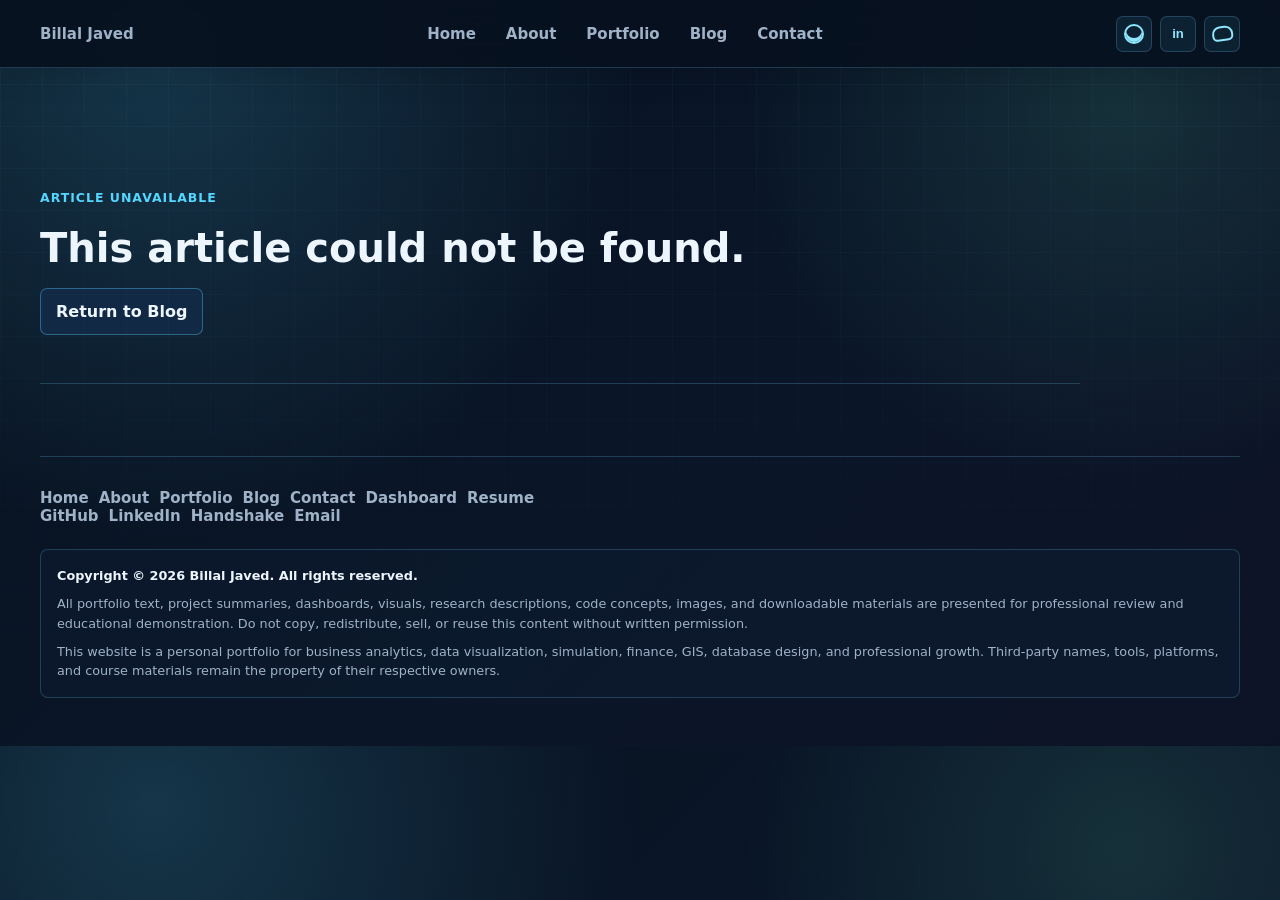
<file: article.html>
<!DOCTYPE html>
<html lang="en">
  <head>
    <meta charset="UTF-8" />
    <meta name="viewport" content="width=device-width, initial-scale=1.0" />
    <title>Article | Billal Javed</title>
    <meta name="description" content="Read Billal Javed's portfolio articles on analytics, data-driven decisions, project work, career growth, and professional development." />
    <meta property="og:type" content="website" />
    <meta property="og:title" content="Article | Billal Javed" />
    <meta property="og:description" content="Read Billal Javed's portfolio articles on analytics, data-driven decisions, project work, career growth, and professional development." />
    <meta property="og:image" content="assets/project-portfolio-analytics.svg" />
    <meta name="twitter:card" content="summary_large_image" />
    <meta name="twitter:title" content="Article | Billal Javed" />
    <meta name="twitter:description" content="Read Billal Javed's portfolio articles on analytics, data-driven decisions, project work, career growth, and professional development." />
    <meta name="twitter:image" content="assets/project-portfolio-analytics.svg" />
    <link rel="stylesheet" href="styles.css" />
  </head>
  <body data-page="article">
    <header class="site-header">
      <div class="brand-wrap"><a class="brand" href="index.html">Billal Javed</a><a class="admin-gate" href="admin.html" aria-label="Admin login" title="Admin login"></a></div>
      <button class="menu-toggle" id="menuToggle" aria-label="Open navigation">Menu</button>
      <nav class="top-nav" id="topNav">
        <a href="index.html" data-page-link="home">Home</a>
        <a href="about.html" data-page-link="about">About</a>
        <a href="portfolio.html" data-page-link="portfolio">Portfolio</a>
        <a href="blog.html" data-page-link="blog">Blog</a>
        <a href="contact.html" data-page-link="contact">Contact</a>
      </nav>
      <div class="social-actions">
        <a class="social-icon github-icon" href="#" data-social="github" target="_blank" rel="noreferrer" aria-label="GitHub"></a>
        <a class="social-icon linkedin-icon" href="#" data-social="linkedin" target="_blank" rel="noreferrer" aria-label="LinkedIn"></a>
        <a class="social-icon handshake-icon" href="#" data-social="handshake" target="_blank" rel="noreferrer" aria-label="Handshake"></a>
      </div>
    </header>
    <main>
      <article class="article-page section-block" id="articleContent">
        <p>Loading article...</p>
      </article>
    </main>
    <footer class="site-footer">
      <div class="footer-links">
        <a href="index.html">Home</a>
        <a href="about.html">About</a>
        <a href="portfolio.html">Portfolio</a>
        <a href="blog.html">Blog</a>
        <a href="contact.html">Contact</a>
        <a href="portfolio-dashboard.html">Dashboard</a>
        <a class="resume-download" href="#">Resume</a>
      </div>
      <div class="footer-links footer-social-links">
        <a href="https://github.com/billal7890" data-social="github" target="_blank" rel="noreferrer">GitHub</a>
        <a href="https://www.linkedin.com/in/billaljaved" data-social="linkedin" target="_blank" rel="noreferrer">LinkedIn</a>
        <a href="https://udel.joinhandshake.com/profiles/billaljaved" data-social="handshake" target="_blank" rel="noreferrer">Handshake</a>
        <a href="mailto:billaljaved7@gmail.com">Email</a>
      </div>
    </footer>
    <script src="script.js"></script>
  </body>
</html>
</file>
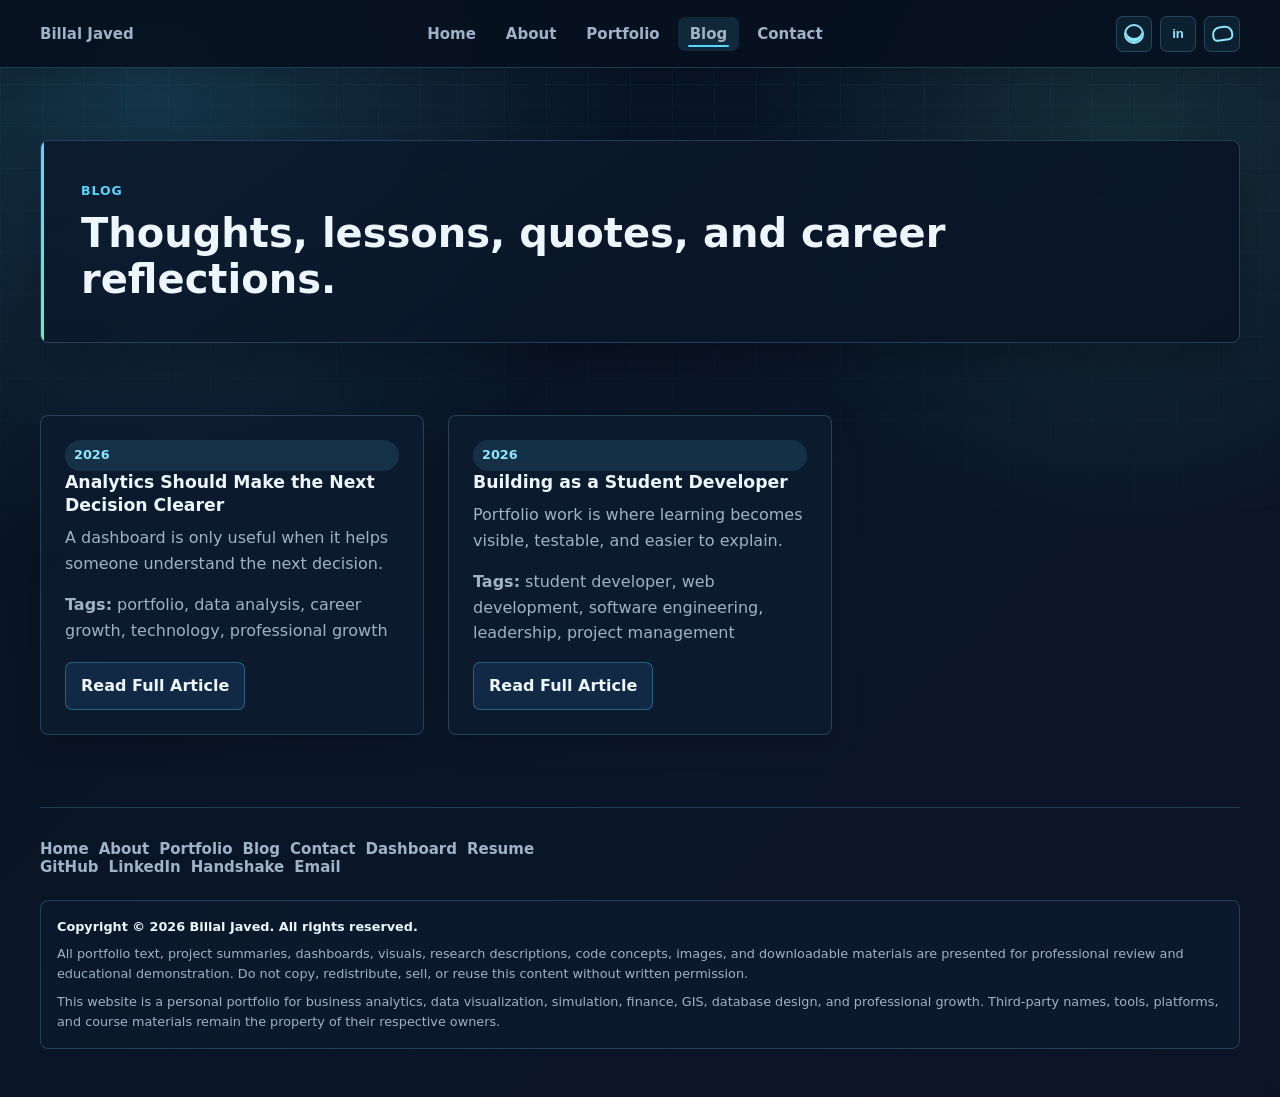
<file: blog.html>
﻿<!DOCTYPE html>
<html lang="en">
  <head><meta charset="UTF-8" /><meta name="viewport" content="width=device-width, initial-scale=1.0" /><title>Blog | Billal Javed</title>
    <meta name="description" content="Reflections from Billal Javed on business analytics, data visualization, career growth, student development, technology, leadership, and professional learning." />
    <meta property="og:type" content="website" />
    <meta property="og:title" content="Blog | Billal Javed" />
    <meta property="og:description" content="Reflections from Billal Javed on business analytics, data visualization, career growth, student development, technology, leadership, and professional learning." />
    <meta property="og:image" content="assets/project-portfolio-analytics.svg" />
    <meta name="twitter:card" content="summary_large_image" />
    <meta name="twitter:title" content="Blog | Billal Javed" />
    <meta name="twitter:description" content="Reflections from Billal Javed on business analytics, data visualization, career growth, student development, technology, leadership, and professional learning." />
    <meta name="twitter:image" content="assets/project-portfolio-analytics.svg" /><link rel="stylesheet" href="styles.css" /></head>
  <body data-page="blog">
    <header class="site-header"><div class="brand-wrap"><a class="brand" href="index.html">Billal Javed</a><a class="admin-gate" href="admin.html" aria-label="Admin login" title="Admin login"></a></div><button class="menu-toggle" id="menuToggle">Menu</button><nav class="top-nav" id="topNav"><a href="index.html" data-page-link="home">Home</a><a href="about.html" data-page-link="about">About</a><a href="portfolio.html" data-page-link="portfolio">Portfolio</a><a href="blog.html" data-page-link="blog">Blog</a><a href="contact.html" data-page-link="contact">Contact</a></nav><div class="social-actions"><a class="social-icon github-icon" href="https://github.com/billal7890" data-social="github" target="_blank" rel="noreferrer" aria-label="GitHub"></a><a class="social-icon linkedin-icon" href="https://www.linkedin.com/in/billaljaved" data-social="linkedin" target="_blank" rel="noreferrer" aria-label="LinkedIn"></a><a class="social-icon handshake-icon" href="https://udel.joinhandshake.com/profiles/billaljaved" data-social="handshake" target="_blank" rel="noreferrer" aria-label="Handshake"></a></div></header>
    <main><section class="page-hero section-block reveal"><p class="eyebrow">Blog</p><h1>Thoughts, lessons, quotes, and career reflections.</h1></section><section class="blog section-block"><div class="blog-grid" id="blogGrid"></div></section></main>
    <dialog class="content-modal" id="contentModal"><button class="modal-close" id="modalClose" type="button">Close</button><div id="modalContent"></div></dialog>
    <footer class="site-footer">
      <div class="footer-links">
        <a href="index.html">Home</a>
        <a href="about.html">About</a>
        <a href="portfolio.html">Portfolio</a>
        <a href="blog.html">Blog</a>
        <a href="contact.html">Contact</a>
        <a href="portfolio-dashboard.html">Dashboard</a>
        <a class="resume-download" href="#">Resume</a>
      </div>
      <div class="footer-links footer-social-links">
        <a href="https://github.com/billal7890" data-social="github" target="_blank" rel="noreferrer">GitHub</a>
        <a href="https://www.linkedin.com/in/billaljaved" data-social="linkedin" target="_blank" rel="noreferrer">LinkedIn</a>
        <a href="https://udel.joinhandshake.com/profiles/billaljaved" data-social="handshake" target="_blank" rel="noreferrer">Handshake</a>
        <a href="mailto:billaljaved7@gmail.com">Email</a>
      </div>
    </footer><script src="script.js"></script>
  </body>
</html>
</file>
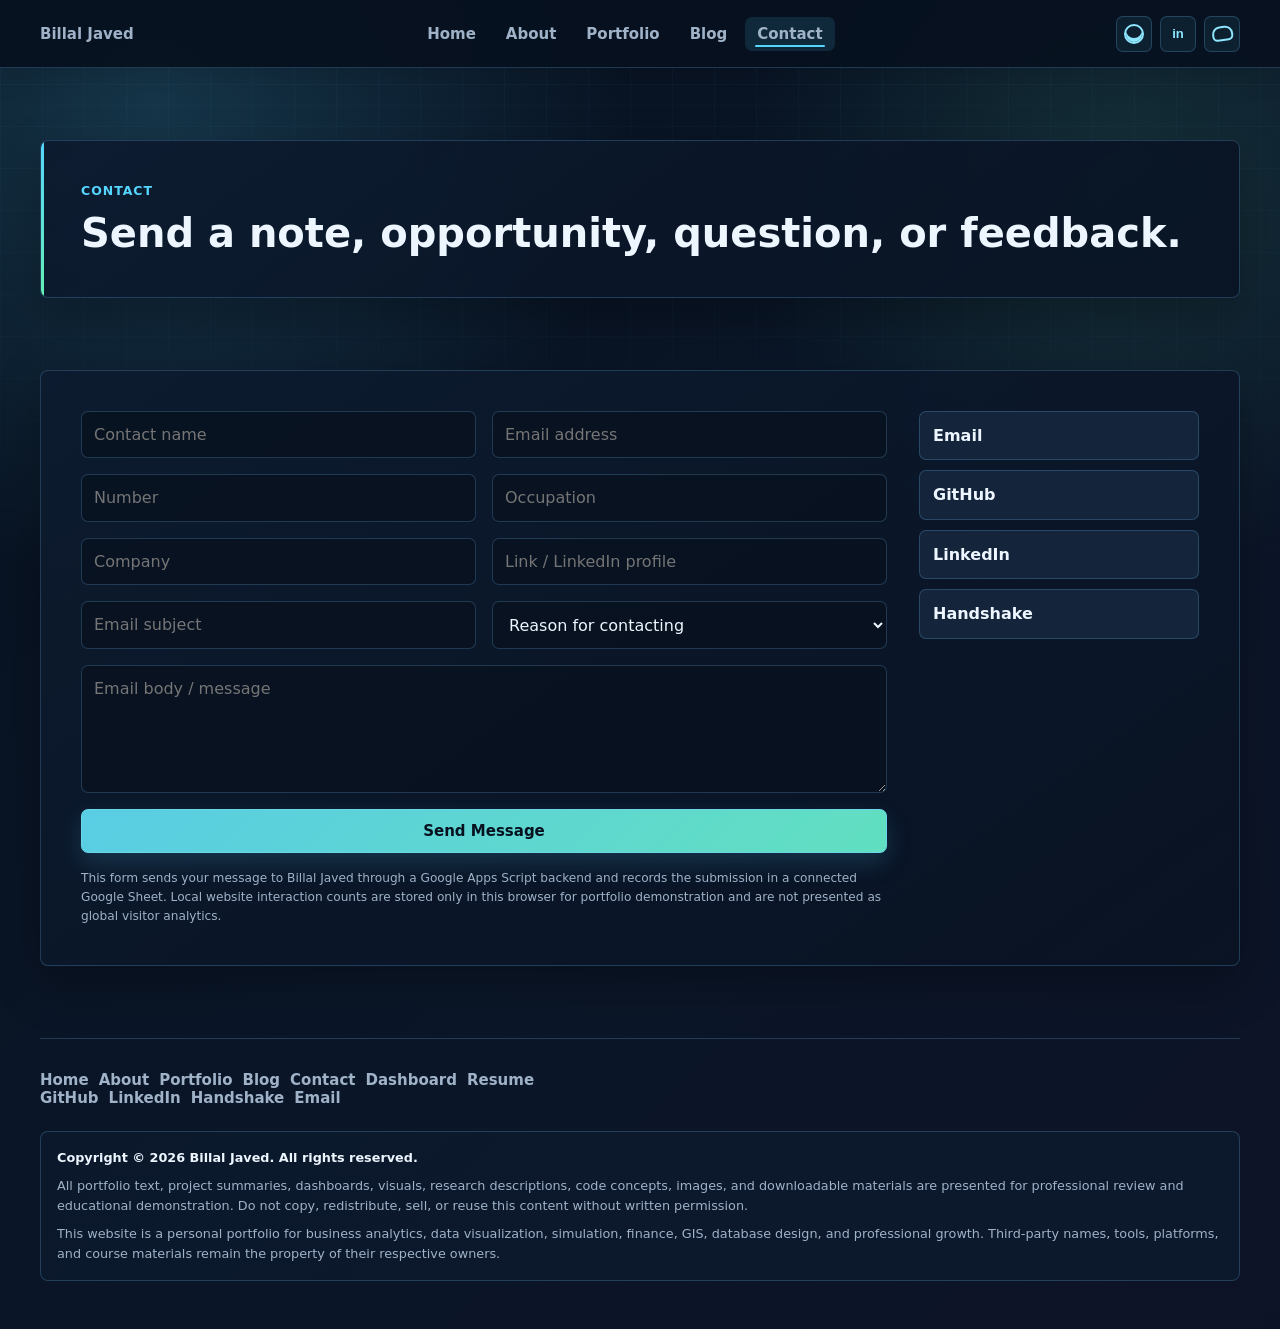
<file: contact.html>
<!DOCTYPE html>
<html lang="en">
  <head>
    <meta charset="UTF-8" />
    <meta name="viewport" content="width=device-width, initial-scale=1.0" />
    <title>Contact | Billal Javed</title>
    <meta name="description" content="Contact Billal Javed for analytics opportunities, collaboration, project feedback, professional conversations, or business analytics roles." />
    <meta property="og:type" content="website" />
    <meta property="og:title" content="Contact | Billal Javed" />
    <meta property="og:description" content="Contact Billal Javed for analytics opportunities, collaboration, project feedback, professional conversations, or business analytics roles." />
    <meta property="og:image" content="assets/project-portfolio-analytics.svg" />
    <meta name="twitter:card" content="summary_large_image" />
    <meta name="twitter:title" content="Contact | Billal Javed" />
    <meta name="twitter:description" content="Contact Billal Javed for analytics opportunities, collaboration, project feedback, professional conversations, or business analytics roles." />
    <meta name="twitter:image" content="assets/project-portfolio-analytics.svg" />
    <link rel="stylesheet" href="styles.css" />
  </head>
  <body data-page="contact">
    <header class="site-header">
      <div class="brand-wrap"><a class="brand" href="index.html">Billal Javed</a><a class="admin-gate" href="admin.html" aria-label="Admin login" title="Admin login"></a></div>
      <button class="menu-toggle" id="menuToggle">Menu</button>
      <nav class="top-nav" id="topNav">
        <a href="index.html" data-page-link="home">Home</a>
        <a href="about.html" data-page-link="about">About</a>
        <a href="portfolio.html" data-page-link="portfolio">Portfolio</a>
        <a href="blog.html" data-page-link="blog">Blog</a>
        <a href="contact.html" data-page-link="contact">Contact</a>
      </nav>
      <div class="social-actions">
        <a class="social-icon github-icon" href="https://github.com/billal7890" data-social="github" target="_blank" rel="noreferrer" aria-label="GitHub"></a>
        <a class="social-icon linkedin-icon" href="https://www.linkedin.com/in/billaljaved" data-social="linkedin" target="_blank" rel="noreferrer" aria-label="LinkedIn"></a>
        <a class="social-icon handshake-icon" href="https://udel.joinhandshake.com/profiles/billaljaved" data-social="handshake" target="_blank" rel="noreferrer" aria-label="Handshake"></a>
      </div>
    </header>
    <main>
      <section class="page-hero section-block reveal">
        <p class="eyebrow">Contact</p>
        <h1>Send a note, opportunity, question, or feedback.</h1>
      </section>
      <section class="contact section-block">
        <div class="contact-layout reveal">
          <form class="contact-form" id="contactForm" action="https://script.google.com/macros/s/AKfycbztLjra2v8Pbt3rHpJ7XOCbSlpUDMSZ-vEByH72_1GKFuRPvZBUUj-oxp6LUJj2wywZHQ/exec" method="POST">
            <input type="hidden" name="_subject" value="New portfolio contact submission" />
            <input type="hidden" name="_template" value="table" />
            <input type="hidden" name="_next" id="contactRedirect" value="https://billal7890.github.io/portfolio/thanks.html" />
            <input type="hidden" name="_replyto" id="replyToField" value="" />
            <input type="hidden" name="submission_timestamp" id="submissionTimestamp" value="" />
            <input type="hidden" name="_webhook" value="https://script.google.com/macros/s/AKfycbztLjra2v8Pbt3rHpJ7XOCbSlpUDMSZ-vEByH72_1GKFuRPvZBUUj-oxp6LUJj2wywZHQ/exec" />
            <input type="hidden" name="_blacklist" value="casino, crypto giveaway, loan offer, adult content, seo backlinks, free money, investment guaranteed" />
            <input type="hidden" name="_autoresponse" value="Thank you for contacting Billal Javed. Your message has been received, and I will review it carefully. If your note is about an analytics opportunity, project collaboration, or professional conversation, I will follow up as soon as possible." />
            <input type="text" name="_honey" tabindex="-1" autocomplete="off" class="form-honey" aria-hidden="true" />
            <input name="name" placeholder="Contact name" required />
            <input name="email" type="email" placeholder="Email address" required />
            <input name="phone" type="tel" placeholder="Number" />
            <input name="occupation" placeholder="Occupation" />
            <input name="company" placeholder="Company" />
            <input name="linkedin" placeholder="Link / LinkedIn profile" />
            <input name="subject" placeholder="Email subject" required />
            <select name="reason" required>
              <option value="">Reason for contacting</option>
              <option>Analytics opportunity</option>
              <option>Internship or job</option>
              <option>Project collaboration</option>
              <option>Portfolio feedback</option>
              <option>General message</option>
            </select>
            <textarea name="message" placeholder="Email body / message" required></textarea>
            <button class="button primary" type="submit">Send Message</button>
            <p class="form-note" id="contactNote" hidden>Sending your message now.</p>
            <p class="privacy-note">This form sends your message to Billal Javed through a Google Apps Script backend and records the submission in a connected Google Sheet. Local website interaction counts are stored only in this browser for portfolio demonstration and are not presented as global visitor analytics.</p>
          </form>
          <div class="contact-links">
            <a href="mailto:billaljaved7@gmail.com">Email</a>
            <a href="https://github.com/billal7890" data-social="github" target="_blank" rel="noreferrer">GitHub</a>
            <a href="https://www.linkedin.com/in/billaljaved" data-social="linkedin" target="_blank" rel="noreferrer">LinkedIn</a>
            <a href="https://udel.joinhandshake.com/profiles/billaljaved" data-social="handshake" target="_blank" rel="noreferrer">Handshake</a>
          </div>
        </div>
      </section>
    </main>
    <footer class="site-footer">
      <div class="footer-links">
        <a href="index.html">Home</a>
        <a href="about.html">About</a>
        <a href="portfolio.html">Portfolio</a>
        <a href="blog.html">Blog</a>
        <a href="contact.html">Contact</a>
        <a href="portfolio-dashboard.html">Dashboard</a>
        <a class="resume-download" href="#">Resume</a>
      </div>
      <div class="footer-links footer-social-links">
        <a href="https://github.com/billal7890" data-social="github" target="_blank" rel="noreferrer">GitHub</a>
        <a href="https://www.linkedin.com/in/billaljaved" data-social="linkedin" target="_blank" rel="noreferrer">LinkedIn</a>
        <a href="https://udel.joinhandshake.com/profiles/billaljaved" data-social="handshake" target="_blank" rel="noreferrer">Handshake</a>
        <a href="mailto:billaljaved7@gmail.com">Email</a>
      </div>
    </footer>
    <script src="script.js"></script>
  </body>
</html>
</file>
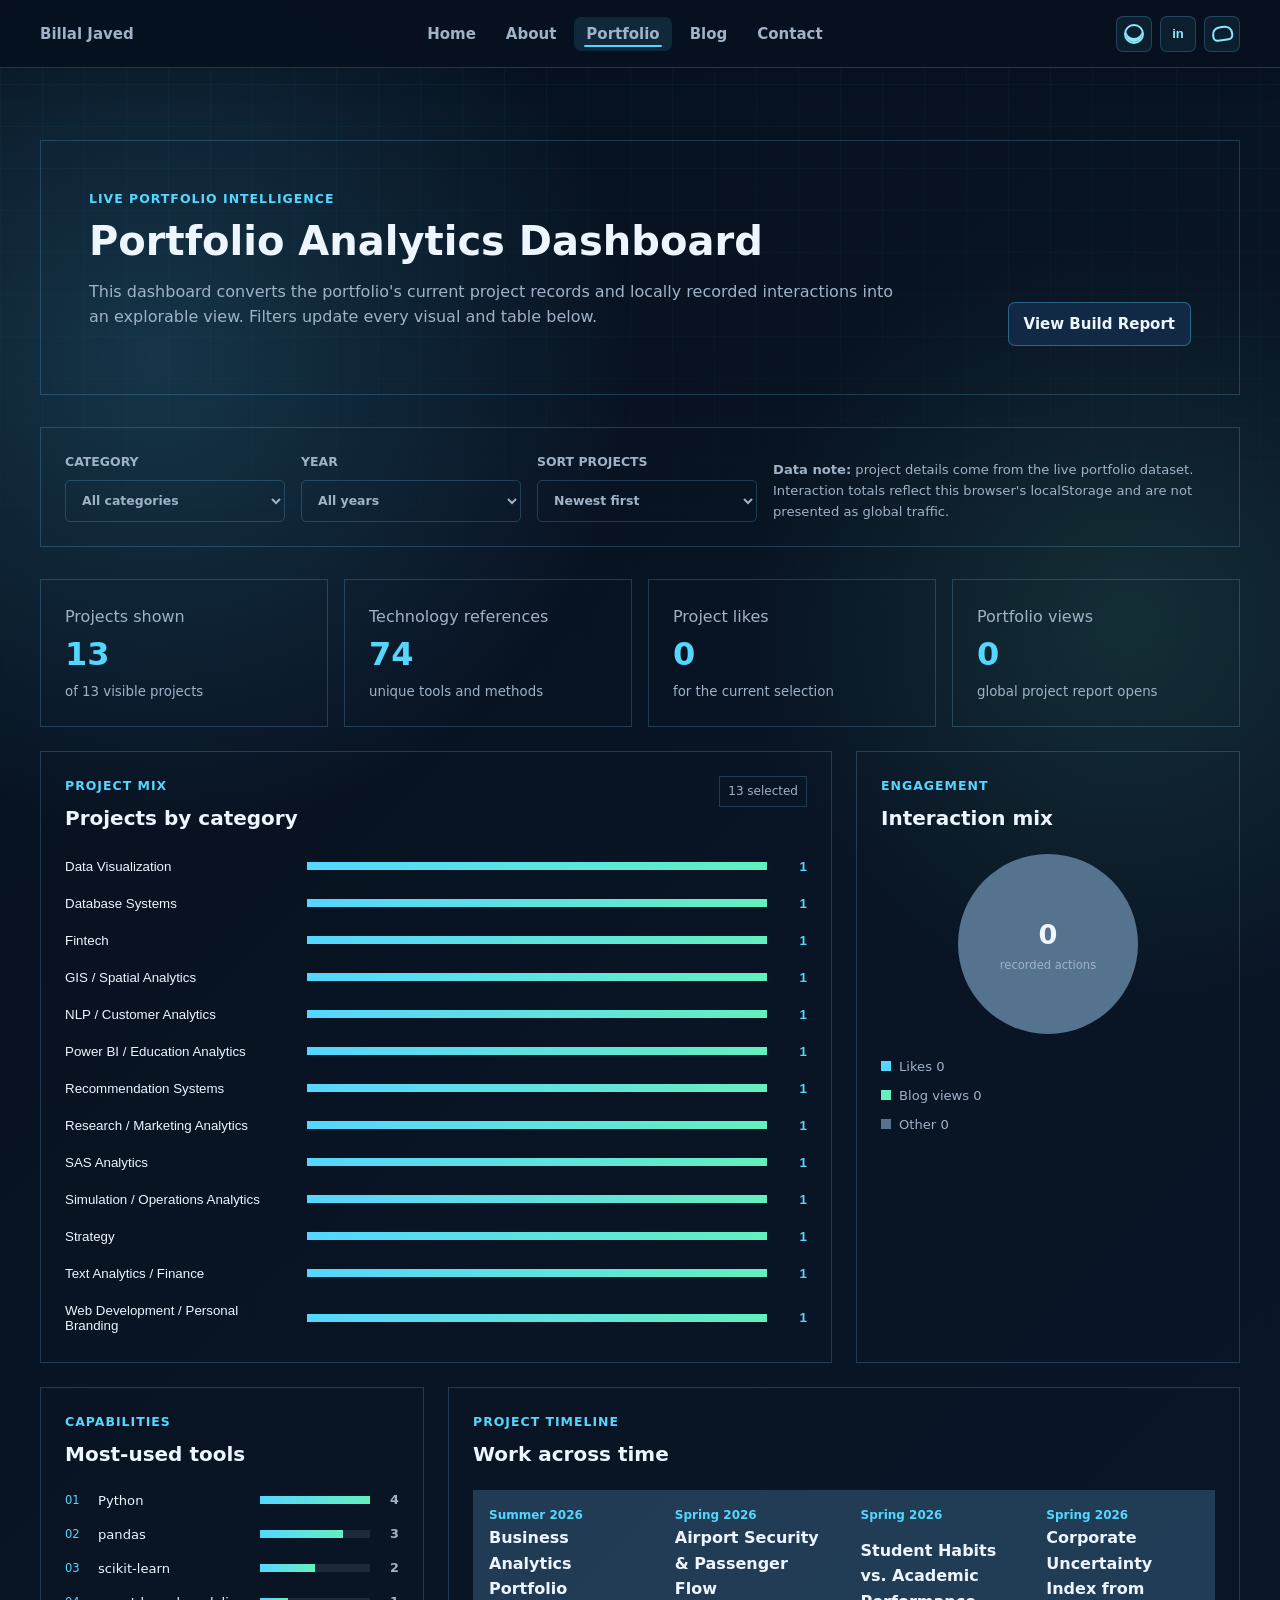
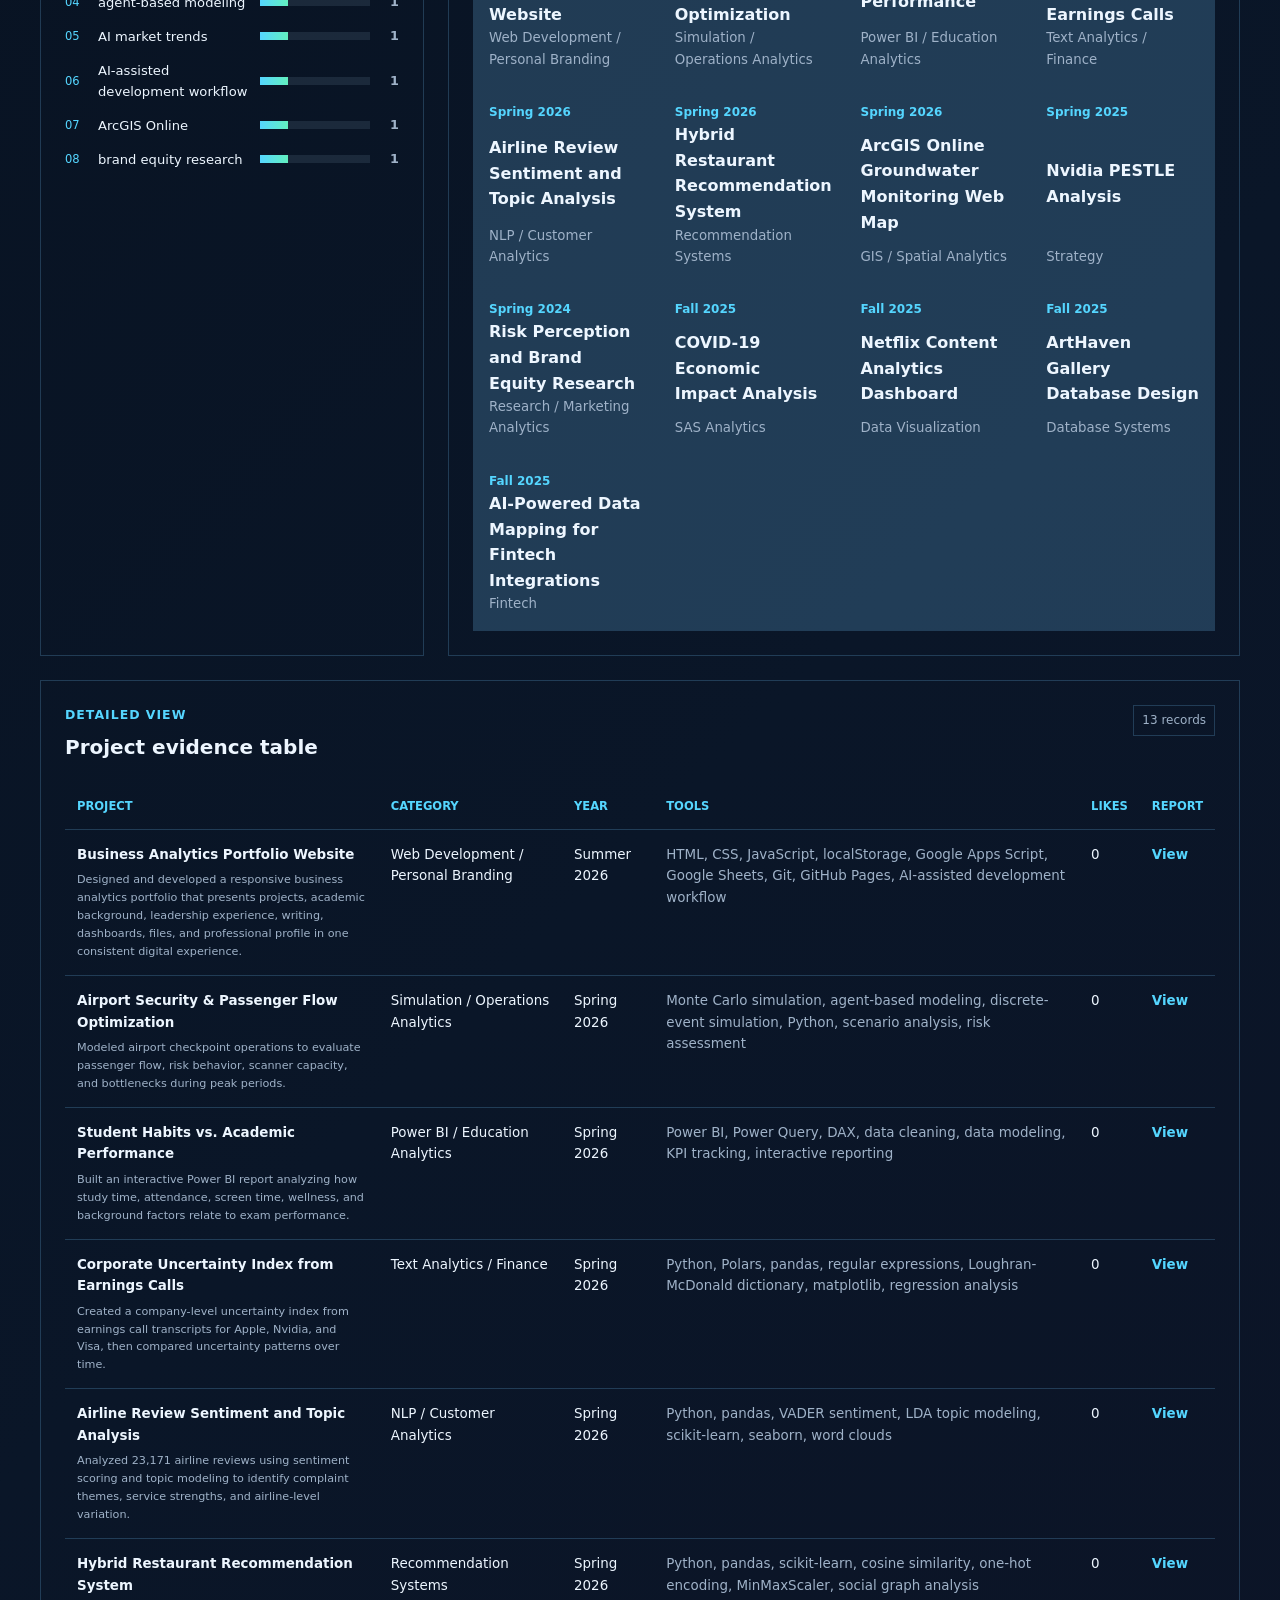
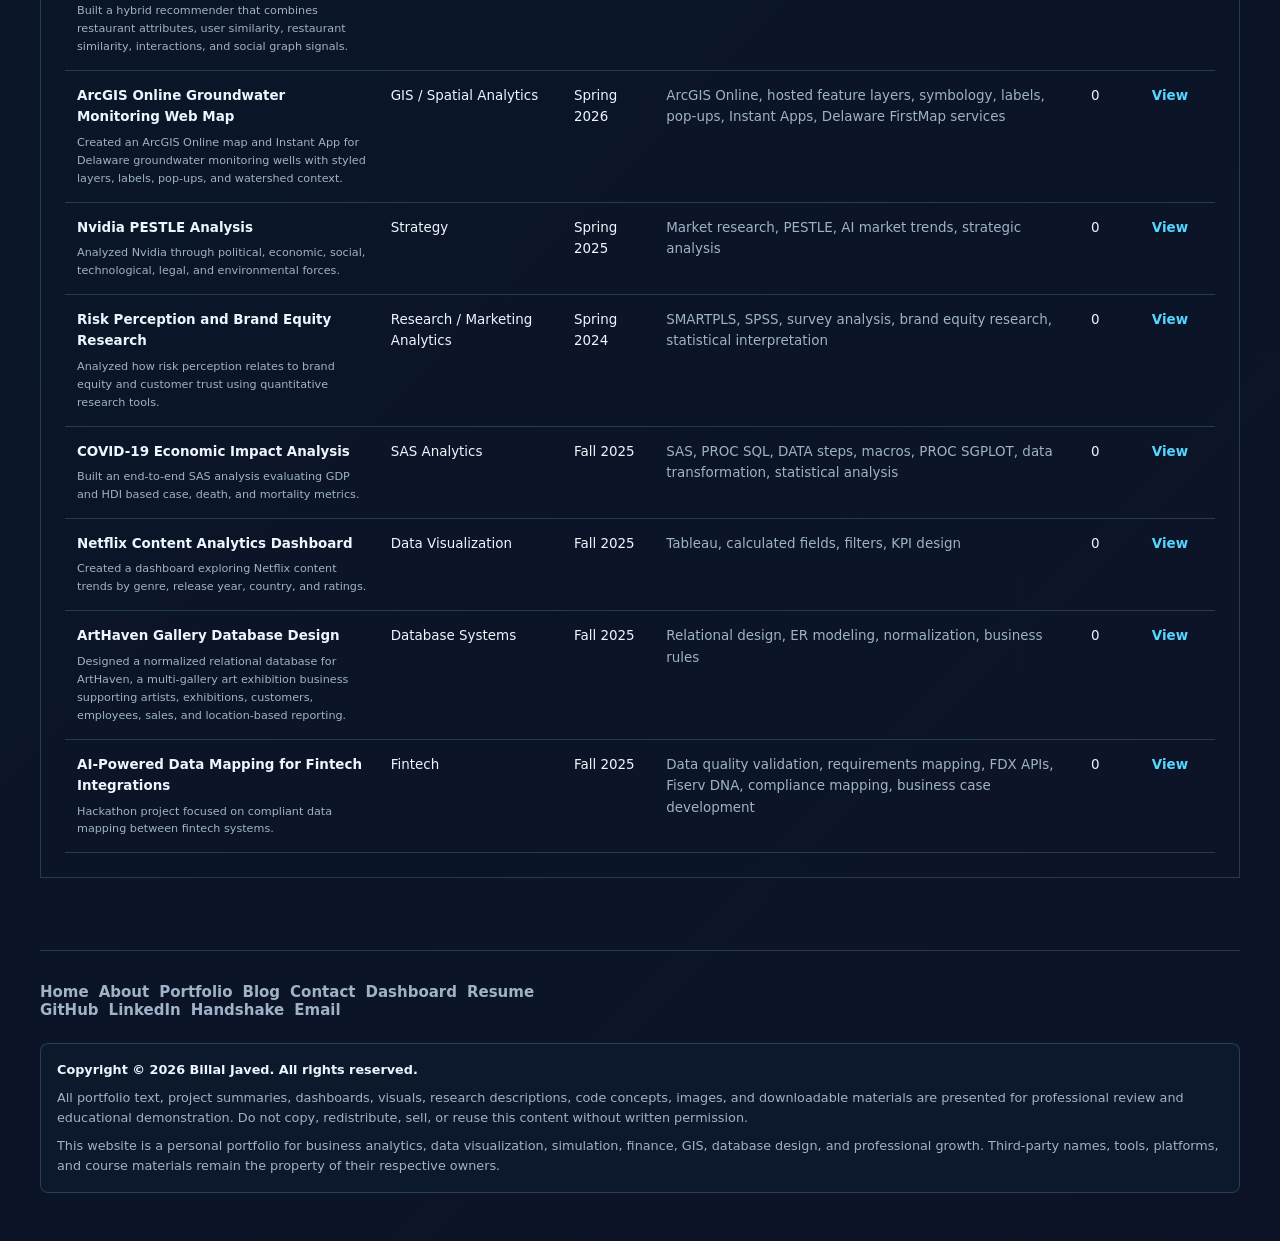
<file: portfolio-dashboard.html>
<!DOCTYPE html>
<html lang="en">
  <head>
    <meta charset="UTF-8" />
    <meta name="viewport" content="width=device-width, initial-scale=1.0" />
    <title>Portfolio Analytics Dashboard | Billal Javed</title>
    <meta name="description" content="Interactive analytics dashboard summarizing Billal Javed's portfolio projects, technologies, categories, timeline, and local engagement signals." />
    <meta property="og:type" content="website" />
    <meta property="og:title" content="Portfolio Analytics Dashboard | Billal Javed" />
    <meta property="og:description" content="Interactive analytics dashboard summarizing Billal Javed's portfolio projects, technologies, categories, timeline, and local engagement signals." />
    <meta property="og:image" content="assets/project-portfolio-analytics.svg" />
    <meta name="twitter:card" content="summary_large_image" />
    <meta name="twitter:title" content="Portfolio Analytics Dashboard | Billal Javed" />
    <meta name="twitter:description" content="Interactive analytics dashboard summarizing Billal Javed's portfolio projects, technologies, categories, timeline, and local engagement signals." />
    <meta name="twitter:image" content="assets/project-portfolio-analytics.svg" />
    <link rel="stylesheet" href="styles.css" />
  </head>
  <body data-page="dashboard">
    <header class="site-header">
      <div class="brand-wrap"><a class="brand" href="index.html">Billal Javed</a><a class="admin-gate" href="admin.html" aria-label="Admin login" title="Admin login"></a></div>
      <button class="menu-toggle" id="menuToggle">Menu</button>
      <nav class="top-nav" id="topNav">
        <a href="index.html">Home</a>
        <a href="about.html">About</a>
        <a href="portfolio.html" class="active">Portfolio</a>
        <a href="blog.html">Blog</a>
        <a href="contact.html">Contact</a>
      </nav>
      <div class="social-actions">
        <a class="social-icon github-icon" href="#" data-social="github" target="_blank" rel="noreferrer" aria-label="GitHub"></a>
        <a class="social-icon linkedin-icon" href="#" data-social="linkedin" target="_blank" rel="noreferrer" aria-label="LinkedIn"></a>
        <a class="social-icon handshake-icon" href="#" data-social="handshake" target="_blank" rel="noreferrer" aria-label="Handshake"></a>
      </div>
    </header>
    <main class="portfolio-dashboard-page">
      <section class="dashboard-hero reveal">
        <div>
          <p class="eyebrow">Live Portfolio Intelligence</p>
          <h1>Portfolio Analytics Dashboard</h1>
          <p>This dashboard converts the portfolio's current project records and locally recorded interactions into an explorable view. Filters update every visual and table below.</p>
        </div>
        <a class="button secondary" href="project.html?id=billal-portfolio-website">View Build Report</a>
      </section>
      <section class="dashboard-filter-bar" aria-label="Dashboard filters">
        <label>Category<select id="dashboardCategory"><option value="all">All categories</option></select></label>
        <label>Year<select id="dashboardYear"><option value="all">All years</option></select></label>
        <label>Sort projects<select id="dashboardSort"><option value="date">Newest first</option><option value="likes">Most liked</option><option value="title">Project title</option></select></label>
        <p><strong>Data note:</strong> project details come from the live portfolio dataset. Interaction totals reflect this browser's localStorage and are not presented as global traffic.</p>
      </section>
      <div id="portfolioDashboard"></div>
    </main>
    <footer class="site-footer">
      <div class="footer-links">
        <a href="index.html">Home</a>
        <a href="about.html">About</a>
        <a href="portfolio.html">Portfolio</a>
        <a href="blog.html">Blog</a>
        <a href="contact.html">Contact</a>
        <a href="portfolio-dashboard.html">Dashboard</a>
        <a class="resume-download" href="#">Resume</a>
      </div>
      <div class="footer-links footer-social-links">
        <a href="https://github.com/billal7890" data-social="github" target="_blank" rel="noreferrer">GitHub</a>
        <a href="https://www.linkedin.com/in/billaljaved" data-social="linkedin" target="_blank" rel="noreferrer">LinkedIn</a>
        <a href="https://udel.joinhandshake.com/profiles/billaljaved" data-social="handshake" target="_blank" rel="noreferrer">Handshake</a>
        <a href="mailto:billaljaved7@gmail.com">Email</a>
      </div>
    </footer>
    <script src="script.js"></script>
  </body>
</html>
</file>
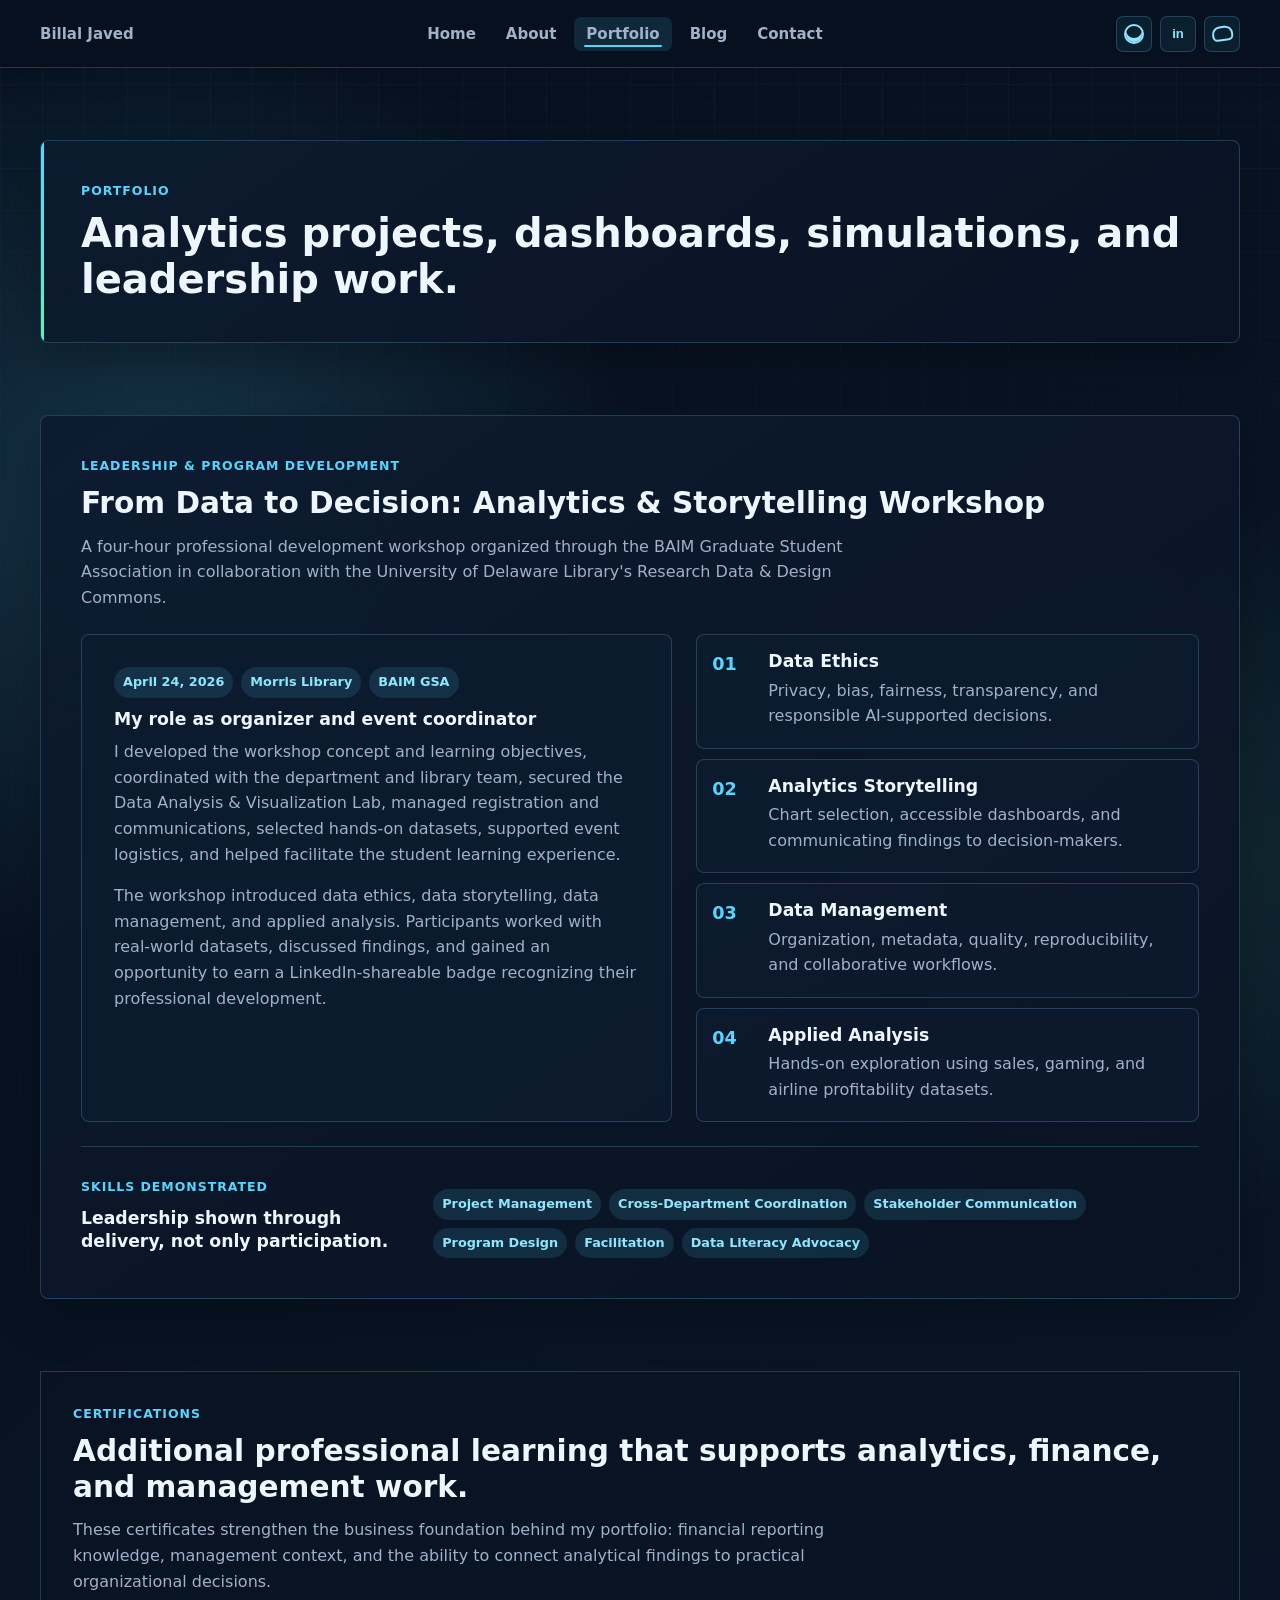
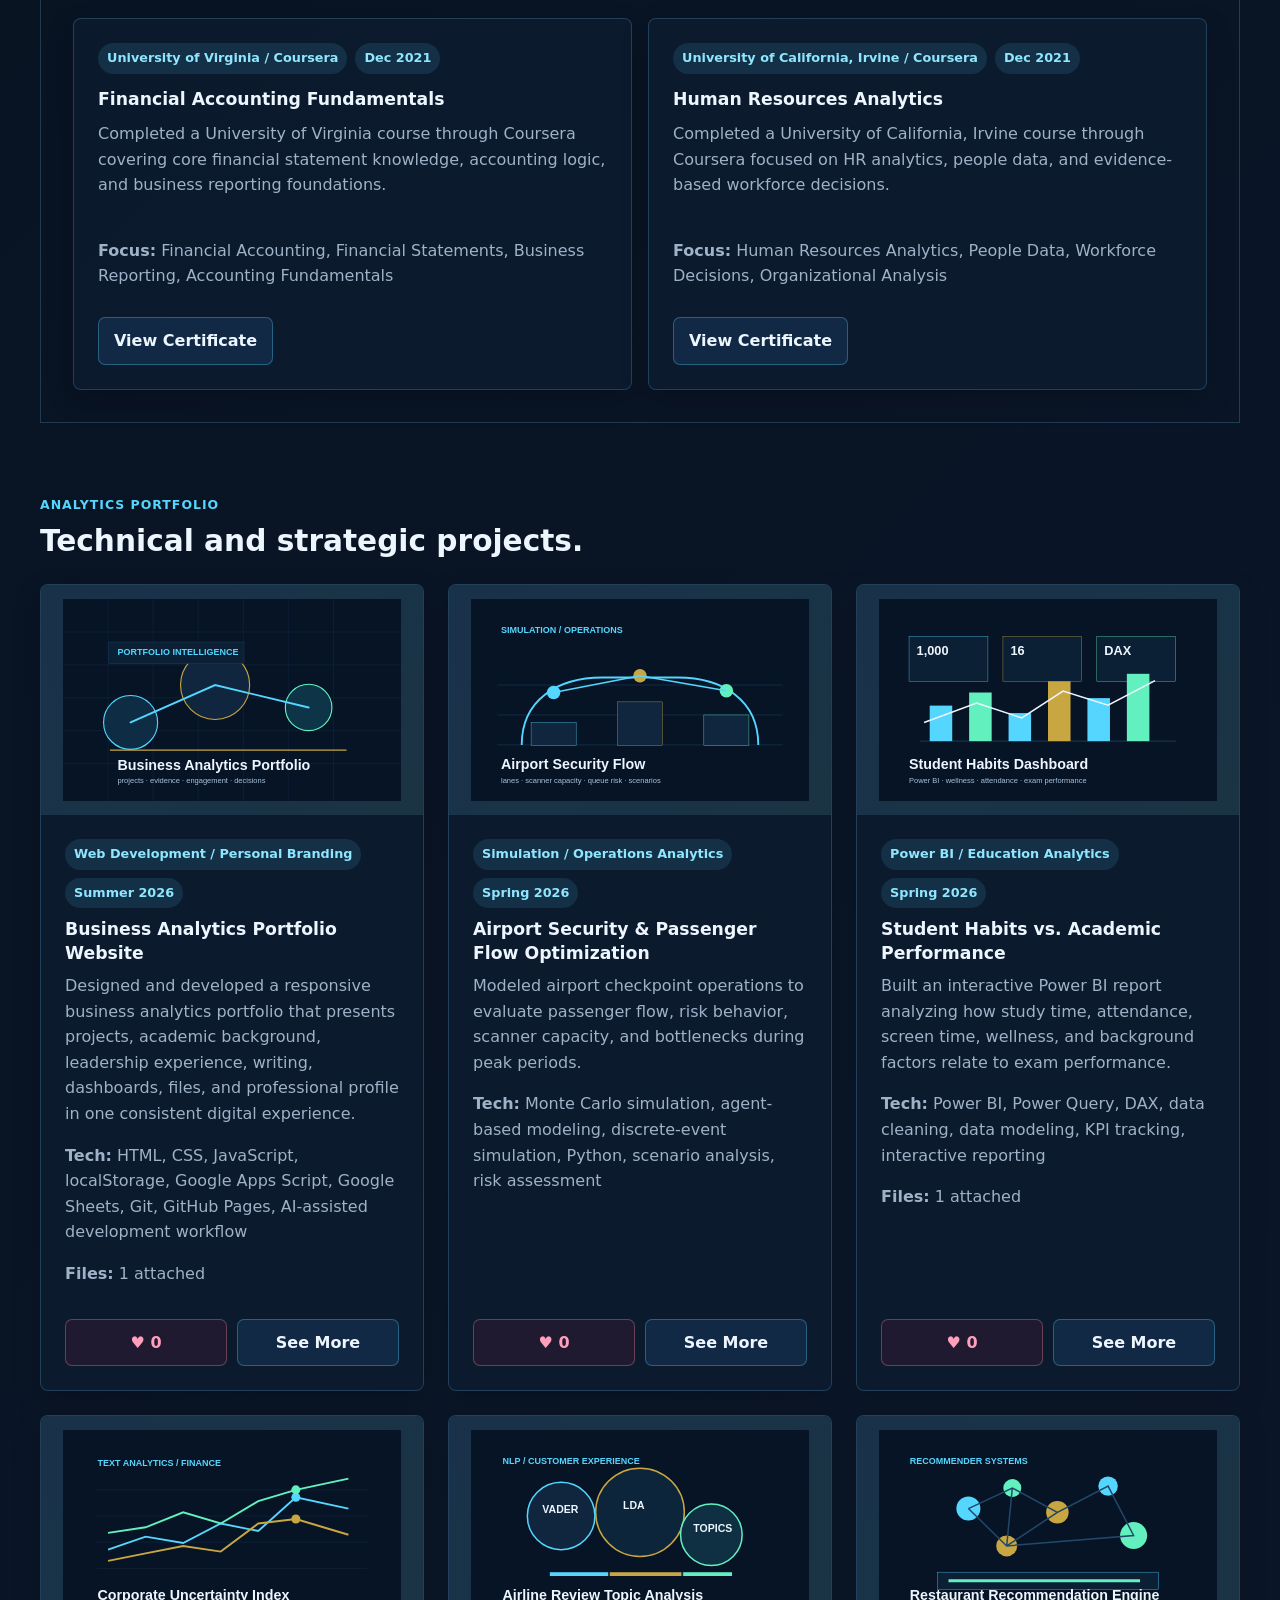
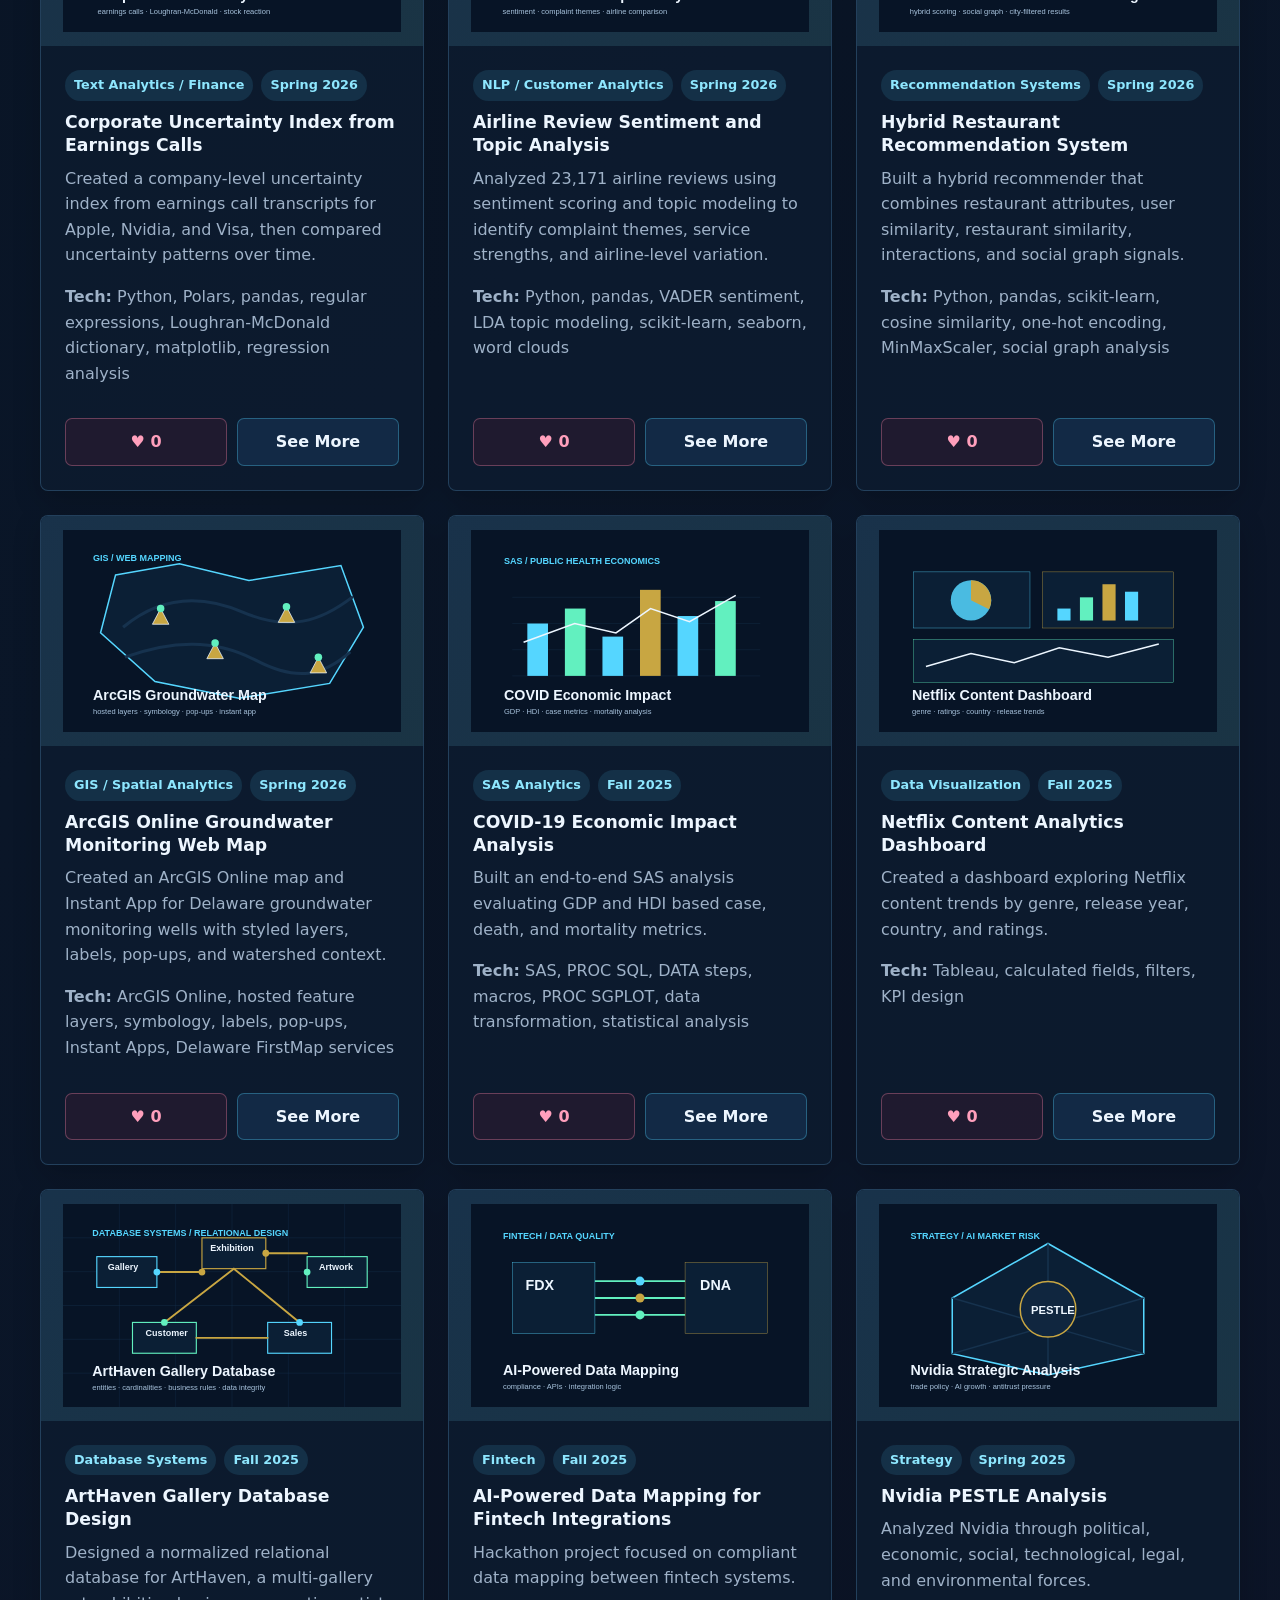
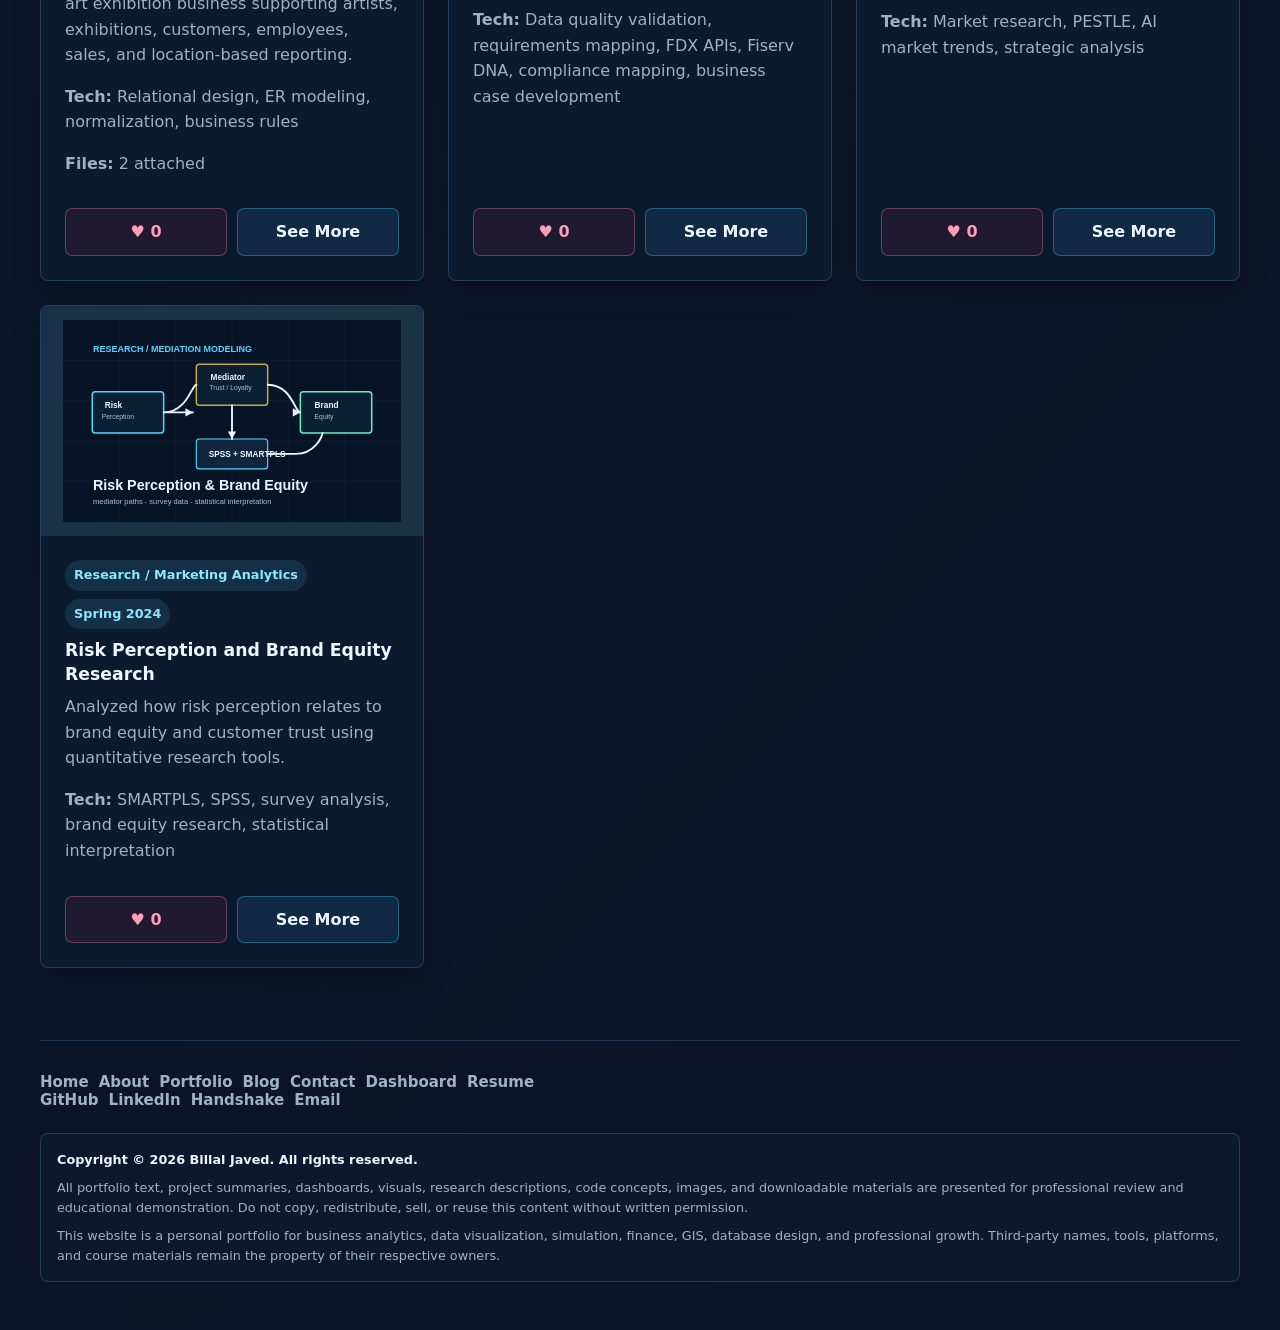
<file: portfolio.html>
<!DOCTYPE html>
<html lang="en">
  <head>
    <meta charset="UTF-8" />
    <meta name="viewport" content="width=device-width, initial-scale=1.0" />
    <title>Portfolio | Billal Javed</title>
    <meta name="description" content="Explore Billal Javed's portfolio projects in business analytics, simulation, Power BI, Tableau, SAS, GIS, database systems, finance, NLP, and strategy." />
    <meta property="og:type" content="website" />
    <meta property="og:title" content="Portfolio | Billal Javed" />
    <meta property="og:description" content="Explore Billal Javed's portfolio projects in business analytics, simulation, Power BI, Tableau, SAS, GIS, database systems, finance, NLP, and strategy." />
    <meta property="og:image" content="assets/project-portfolio-analytics.svg" />
    <meta name="twitter:card" content="summary_large_image" />
    <meta name="twitter:title" content="Portfolio | Billal Javed" />
    <meta name="twitter:description" content="Explore Billal Javed's portfolio projects in business analytics, simulation, Power BI, Tableau, SAS, GIS, database systems, finance, NLP, and strategy." />
    <meta name="twitter:image" content="assets/project-portfolio-analytics.svg" />
    <link rel="stylesheet" href="styles.css" />
  </head>
  <body data-page="portfolio">
    <header class="site-header">
      <div class="brand-wrap"><a class="brand" href="index.html">Billal Javed</a><a class="admin-gate" href="admin.html" aria-label="Admin login" title="Admin login"></a></div>
      <button class="menu-toggle" id="menuToggle">Menu</button>
      <nav class="top-nav" id="topNav">
        <a href="index.html" data-page-link="home">Home</a>
        <a href="about.html" data-page-link="about">About</a>
        <a href="portfolio.html" data-page-link="portfolio">Portfolio</a>
        <a href="blog.html" data-page-link="blog">Blog</a>
        <a href="contact.html" data-page-link="contact">Contact</a>
      </nav>
      <div class="social-actions">
        <a class="social-icon github-icon" href="https://github.com/billal7890" data-social="github" target="_blank" rel="noreferrer" aria-label="GitHub"></a>
        <a class="social-icon linkedin-icon" href="https://www.linkedin.com/in/billaljaved" data-social="linkedin" target="_blank" rel="noreferrer" aria-label="LinkedIn"></a>
        <a class="social-icon handshake-icon" href="https://udel.joinhandshake.com/profiles/billaljaved" data-social="handshake" target="_blank" rel="noreferrer" aria-label="Handshake"></a>
      </div>
    </header>
    <main>
      <section class="page-hero section-block reveal">
        <p class="eyebrow">Portfolio</p>
        <h1 id="portfolioHeading">Analytics projects, dashboards, simulations, and leadership work.</h1>
      </section>

      <section class="leadership-project section-block reveal">
        <div class="section-heading">
          <p class="eyebrow">Leadership &amp; Program Development</p>
          <h2 id="workshopHeading">From Data to Decision: Analytics &amp; Storytelling Workshop</h2>
          <p id="workshopIntro">A four-hour professional development workshop organized through the BAIM Graduate Student Association in collaboration with the University of Delaware Library's Research Data &amp; Design Commons.</p>
        </div>
        <div class="leadership-project-grid">
          <div class="leadership-summary">
            <div class="card-meta"><span class="tag">April 24, 2026</span><span class="tag">Morris Library</span><span class="tag">BAIM GSA</span></div>
            <h3>My role as organizer and event coordinator</h3>
            <p id="workshopRole">I developed the workshop concept and learning objectives, coordinated with the department and library team, secured the Data Analysis &amp; Visualization Lab, managed registration and communications, selected hands-on datasets, supported event logistics, and helped facilitate the student learning experience.</p>
            <p id="workshopOutcome">The workshop introduced data ethics, data storytelling, data management, and applied analysis. Participants worked with real-world datasets, discussed findings, and gained an opportunity to earn a LinkedIn-shareable badge recognizing their professional development.</p>
          </div>
          <div class="workshop-flow">
            <article><strong>01</strong><div><h3>Data Ethics</h3><p>Privacy, bias, fairness, transparency, and responsible AI-supported decisions.</p></div></article>
            <article><strong>02</strong><div><h3>Analytics Storytelling</h3><p>Chart selection, accessible dashboards, and communicating findings to decision-makers.</p></div></article>
            <article><strong>03</strong><div><h3>Data Management</h3><p>Organization, metadata, quality, reproducibility, and collaborative workflows.</p></div></article>
            <article><strong>04</strong><div><h3>Applied Analysis</h3><p>Hands-on exploration using sales, gaming, and airline profitability datasets.</p></div></article>
          </div>
        </div>
        <div class="workshop-skill-summary">
          <div><p class="eyebrow">Skills Demonstrated</p><h3>Leadership shown through delivery, not only participation.</h3></div>
          <div class="skills-list workshop-skills">
            <span>Project Management</span><span>Cross-Department Coordination</span><span>Stakeholder Communication</span><span>Program Design</span><span>Facilitation</span><span>Data Literacy Advocacy</span>
          </div>
        </div>
      </section>

      <section class="certifications-section section-block reveal">
        <div class="section-heading">
          <p class="eyebrow">Certifications</p>
          <h2>Additional professional learning that supports analytics, finance, and management work.</h2>
          <p>These certificates strengthen the business foundation behind my portfolio: financial reporting knowledge, management context, and the ability to connect analytical findings to practical organizational decisions.</p>
        </div>
        <div class="certification-grid" id="certificationGrid"></div>
      </section>

      <section class="custom-sections-section section-block reveal" id="customPortfolioSections" hidden>
        <div class="section-heading">
          <p class="eyebrow">Additional Portfolio Evidence</p>
          <h2>Additional highlights and updates.</h2>
          <p>These entries give space for new work, leadership examples, files, notes, or achievements while keeping the portfolio layout consistent.</p>
        </div>
        <div class="custom-section-grid" id="customSectionGrid"></div>
      </section>

      <section class="portfolio section-block">
        <div class="section-heading"><p class="eyebrow">Analytics Portfolio</p><h2>Technical and strategic projects.</h2></div>
        <div class="portfolio-grid" id="portfolioGrid"></div>
      </section>
    </main>
    <dialog class="content-modal" id="contentModal">
      <button class="modal-close" id="modalClose" type="button">Close</button>
      <div id="modalContent"></div>
    </dialog>
    <footer class="site-footer">
      <div class="footer-links">
        <a href="index.html">Home</a>
        <a href="about.html">About</a>
        <a href="portfolio.html">Portfolio</a>
        <a href="blog.html">Blog</a>
        <a href="contact.html">Contact</a>
        <a href="portfolio-dashboard.html">Dashboard</a>
        <a class="resume-download" href="#">Resume</a>
      </div>
      <div class="footer-links footer-social-links">
        <a href="https://github.com/billal7890" data-social="github" target="_blank" rel="noreferrer">GitHub</a>
        <a href="https://www.linkedin.com/in/billaljaved" data-social="linkedin" target="_blank" rel="noreferrer">LinkedIn</a>
        <a href="https://udel.joinhandshake.com/profiles/billaljaved" data-social="handshake" target="_blank" rel="noreferrer">Handshake</a>
        <a href="mailto:billaljaved7@gmail.com">Email</a>
      </div>
    </footer>
    <script src="script.js"></script>
  </body>
</html>
</file>
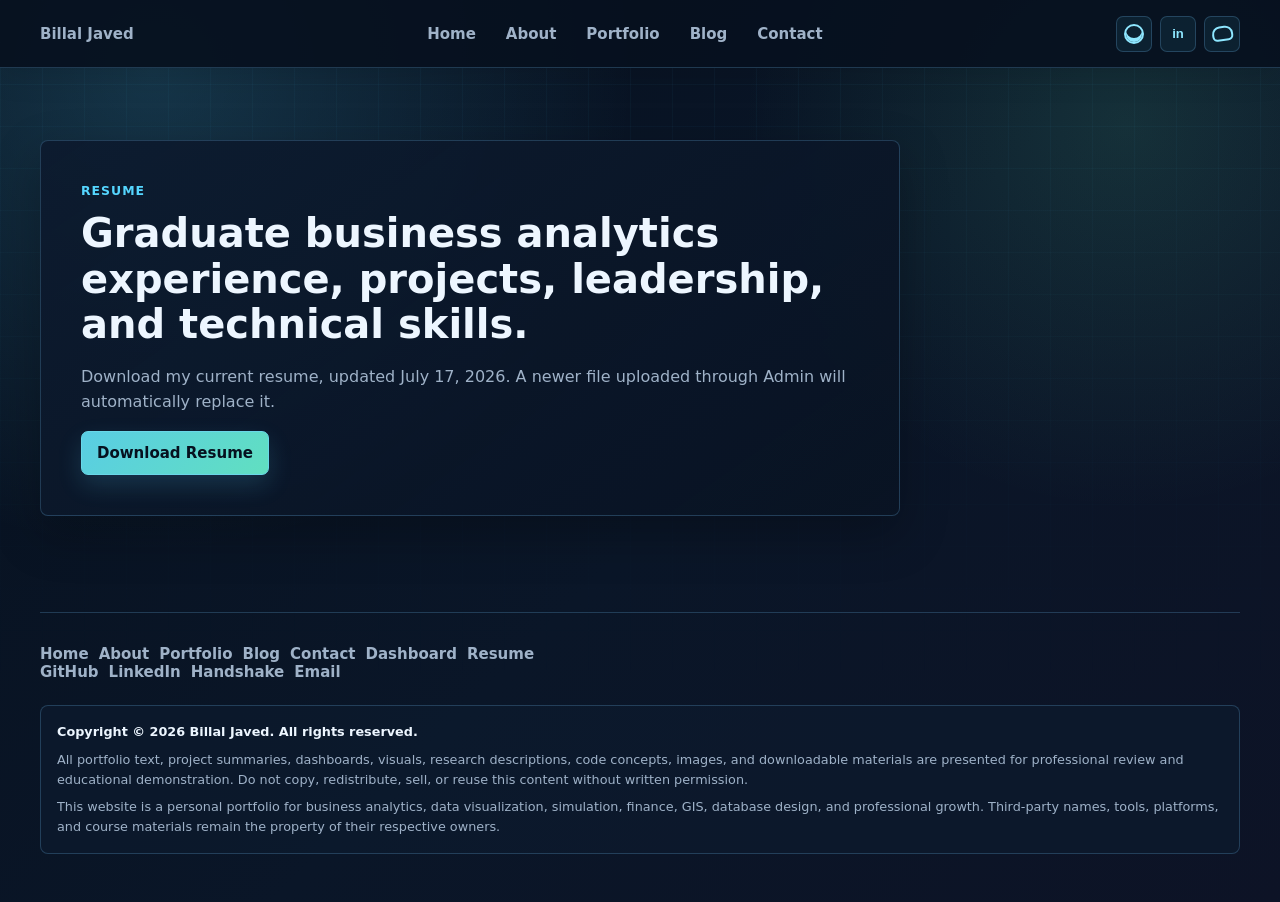
<file: resume.html>
<!DOCTYPE html>
<html lang="en">
  <head>
    <meta charset="UTF-8" />
    <meta name="viewport" content="width=device-width, initial-scale=1.0" />
    <title>Resume | Billal Javed</title>
    <meta name="description" content="Download or review the latest resume for Billal Javed, focused on business analytics, finance, data visualization, simulation, operations, and information management." />
    <meta property="og:type" content="website" />
    <meta property="og:title" content="Resume | Billal Javed" />
    <meta property="og:description" content="Download or review the latest resume for Billal Javed, focused on business analytics, finance, data visualization, simulation, operations, and information management." />
    <meta property="og:image" content="assets/project-portfolio-analytics.svg" />
    <meta name="twitter:card" content="summary_large_image" />
    <meta name="twitter:title" content="Resume | Billal Javed" />
    <meta name="twitter:description" content="Download or review the latest resume for Billal Javed, focused on business analytics, finance, data visualization, simulation, operations, and information management." />
    <meta name="twitter:image" content="assets/project-portfolio-analytics.svg" />
    <link rel="stylesheet" href="styles.css" />
  </head>
  <body data-page="resume">
    <header class="site-header">
      <div class="brand-wrap"><a class="brand" href="index.html">Billal Javed</a><a class="admin-gate" href="admin.html" aria-label="Admin login" title="Admin login"></a></div>
      <button class="menu-toggle" id="menuToggle">Menu</button>
      <nav class="top-nav" id="topNav">
        <a href="index.html" data-page-link="home">Home</a><a href="about.html" data-page-link="about">About</a><a href="portfolio.html" data-page-link="portfolio">Portfolio</a><a href="blog.html" data-page-link="blog">Blog</a><a href="contact.html" data-page-link="contact">Contact</a>
      </nav>
      <div class="social-actions"><a class="social-icon github-icon" href="#" data-social="github" target="_blank" rel="noreferrer" aria-label="GitHub"></a><a class="social-icon linkedin-icon" href="#" data-social="linkedin" target="_blank" rel="noreferrer" aria-label="LinkedIn"></a><a class="social-icon handshake-icon" href="#" data-social="handshake" target="_blank" rel="noreferrer" aria-label="Handshake"></a></div>
    </header>
    <main>
      <section class="resume section-block">
        <div class="section-heading reveal">
          <p class="eyebrow">Resume</p>
          <h1>Graduate business analytics experience, projects, leadership, and technical skills.</h1>
          <p>Download my current resume, updated July 17, 2026. A newer file uploaded through Admin will automatically replace it.</p>
          <a class="button primary resume-download" href="#">Download Resume</a>
        </div>
      </section>
    </main>
    <footer class="site-footer">
      <div class="footer-links">
        <a href="index.html">Home</a>
        <a href="about.html">About</a>
        <a href="portfolio.html">Portfolio</a>
        <a href="blog.html">Blog</a>
        <a href="contact.html">Contact</a>
        <a href="portfolio-dashboard.html">Dashboard</a>
        <a class="resume-download" href="#">Resume</a>
      </div>
      <div class="footer-links footer-social-links">
        <a href="https://github.com/billal7890" data-social="github" target="_blank" rel="noreferrer">GitHub</a>
        <a href="https://www.linkedin.com/in/billaljaved" data-social="linkedin" target="_blank" rel="noreferrer">LinkedIn</a>
        <a href="https://udel.joinhandshake.com/profiles/billaljaved" data-social="handshake" target="_blank" rel="noreferrer">Handshake</a>
        <a href="mailto:billaljaved7@gmail.com">Email</a>
      </div>
    </footer>
    <script src="script.js"></script>
  </body>
</html>
</file>
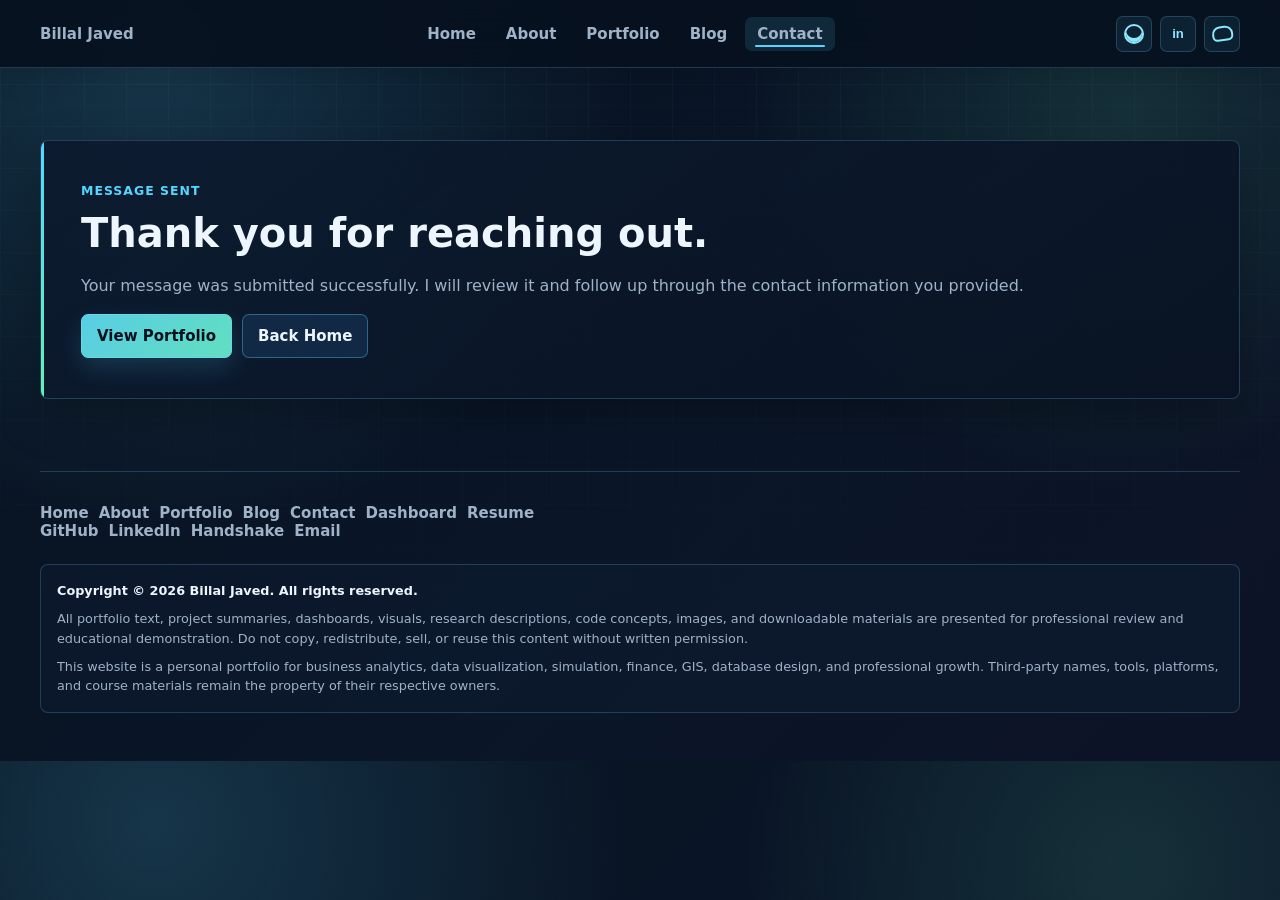
<file: thanks.html>
<!DOCTYPE html>
<html lang="en">
  <head>
    <meta charset="UTF-8" />
    <meta name="viewport" content="width=device-width, initial-scale=1.0" />
    <title>Message Sent | Billal Javed</title>
    <meta name="description" content="Thank you page for Billal Javed's portfolio contact form." />
    <meta property="og:type" content="website" />
    <meta property="og:title" content="Message Sent | Billal Javed" />
    <meta property="og:description" content="Thank you for contacting Billal Javed through his business analytics portfolio." />
    <meta property="og:image" content="assets/project-portfolio-analytics.svg" />
    <meta name="twitter:card" content="summary_large_image" />
    <meta name="twitter:title" content="Message Sent | Billal Javed" />
    <meta name="twitter:description" content="Thank you for contacting Billal Javed through his business analytics portfolio." />
    <meta name="twitter:image" content="assets/project-portfolio-analytics.svg" />
    <link rel="stylesheet" href="styles.css" />
  </head>
  <body data-page="contact">
    <header class="site-header">
      <div class="brand-wrap"><a class="brand" href="index.html">Billal Javed</a><a class="admin-gate" href="admin.html" aria-label="Admin login" title="Admin login"></a></div>
      <button class="menu-toggle" id="menuToggle">Menu</button>
      <nav class="top-nav" id="topNav">
        <a href="index.html" data-page-link="home">Home</a>
        <a href="about.html" data-page-link="about">About</a>
        <a href="portfolio.html" data-page-link="portfolio">Portfolio</a>
        <a href="blog.html" data-page-link="blog">Blog</a>
        <a href="contact.html" data-page-link="contact">Contact</a>
      </nav>
      <div class="social-actions">
        <a class="social-icon github-icon" href="https://github.com/billal7890" data-social="github" target="_blank" rel="noreferrer" aria-label="GitHub"></a>
        <a class="social-icon linkedin-icon" href="https://www.linkedin.com/in/billaljaved" data-social="linkedin" target="_blank" rel="noreferrer" aria-label="LinkedIn"></a>
        <a class="social-icon handshake-icon" href="https://udel.joinhandshake.com/profiles/billaljaved" data-social="handshake" target="_blank" rel="noreferrer" aria-label="Handshake"></a>
      </div>
    </header>
    <main>
      <section class="page-hero section-block reveal">
        <p class="eyebrow">Message Sent</p>
        <h1>Thank you for reaching out.</h1>
        <p>Your message was submitted successfully. I will review it and follow up through the contact information you provided.</p>
        <div class="button-row">
          <a class="button primary" href="portfolio.html">View Portfolio</a>
          <a class="button secondary" href="index.html">Back Home</a>
        </div>
      </section>
    </main>
    <footer class="site-footer">
      <div class="footer-links">
        <a href="index.html">Home</a>
        <a href="about.html">About</a>
        <a href="portfolio.html">Portfolio</a>
        <a href="blog.html">Blog</a>
        <a href="contact.html">Contact</a>
        <a href="portfolio-dashboard.html">Dashboard</a>
        <a class="resume-download" href="#">Resume</a>
      </div>
      <div class="footer-links footer-social-links">
        <a href="https://github.com/billal7890" data-social="github" target="_blank" rel="noreferrer">GitHub</a>
        <a href="https://www.linkedin.com/in/billaljaved" data-social="linkedin" target="_blank" rel="noreferrer">LinkedIn</a>
        <a href="https://udel.joinhandshake.com/profiles/billaljaved" data-social="handshake" target="_blank" rel="noreferrer">Handshake</a>
        <a href="mailto:billaljaved7@gmail.com">Email</a>
      </div>
    </footer>
    <script src="script.js"></script>
  </body>
</html>
</file>
<file: styles.css>
:root {
  --bg: #07111f;
  --surface: #0d1b2f;
  --surface-soft: #13243b;
  --surface-raised: #102139;
  --ink: #edf6ff;
  --muted: #9fb2c8;
  --line: rgba(119, 199, 255, 0.22);
  --line-strong: rgba(119, 199, 255, 0.38);
  --accent: #55d6ff;
  --accent-dark: #8ee7ff;
  --accent-soft: rgba(85, 214, 255, 0.12);
  --success: #16805a;
  --danger: #b42345;
  --signal: #64f0b4;
  --violet: #8d7dff;
  --shadow: 0 18px 48px rgba(0, 0, 0, 0.26);
  --shadow-soft: 0 10px 28px rgba(0, 0, 0, 0.18);
  --radius: 8px;
  --max: 1200px;
  --space-1: 8px;
  --space-2: 16px;
  --space-3: 24px;
  --space-4: 32px;
  --space-5: 48px;
  --space-6: 64px;
  --section-space: 72px;
}

* {
  box-sizing: border-box;
}

[hidden] {
  display: none !important;
}

html {
  scroll-behavior: smooth;
}

body {
  margin: 0;
  background:
    radial-gradient(circle at 12% 8%, rgba(85, 214, 255, 0.18), transparent 30rem),
    radial-gradient(circle at 88% 14%, rgba(100, 240, 180, 0.12), transparent 24rem),
    linear-gradient(135deg, #07111f 0%, #0a1628 54%, #0d1326 100%);
  color: var(--ink);
  font-family: Inter, ui-sans-serif, system-ui, -apple-system, BlinkMacSystemFont, "Segoe UI", Arial, sans-serif;
  font-size: 16px;
  line-height: 1.6;
  min-width: 320px;
  animation: pageFade 420ms ease both;
}

body::before {
  content: "";
  position: fixed;
  inset: 0;
  pointer-events: none;
  background-image:
    linear-gradient(rgba(85, 214, 255, 0.045) 1px, transparent 1px),
    linear-gradient(90deg, rgba(85, 214, 255, 0.045) 1px, transparent 1px);
  background-size: 42px 42px;
  mask-image: linear-gradient(to bottom, #000 0%, transparent 78%);
}

a {
  color: inherit;
  text-decoration: none;
}

img {
  max-width: 100%;
}

.site-header {
  position: sticky;
  top: 0;
  z-index: 50;
  display: grid;
  grid-template-columns: auto 1fr auto;
  align-items: center;
  gap: var(--space-2);
  min-height: 68px;
  padding: 12px max(20px, calc((100vw - var(--max)) / 2));
  border-bottom: 1px solid var(--line);
  background: rgba(7, 17, 31, 0.92);
  box-shadow: 0 8px 30px rgba(0, 0, 0, 0.12);
  backdrop-filter: blur(18px);
}

.brand {
  font-size: 0.98rem;
  font-weight: 800;
  letter-spacing: 0;
}

.brand-wrap {
  display: inline-flex;
  align-items: center;
  gap: 9px;
}

.admin-gate {
  display: none;
  place-items: center;
  width: 28px;
  height: 28px;
  border: 1px solid var(--line);
  border-radius: 7px;
  color: var(--accent-dark);
  background: var(--accent-soft);
  font-size: 0.78rem;
  font-weight: 900;
  transition: transform 180ms ease, box-shadow 180ms ease;
}

.admin-gate::before {
  content: "";
  width: 12px;
  height: 12px;
  border: 2px solid currentColor;
  border-radius: 3px;
  box-shadow: 5px 5px 0 -1px currentColor;
}

.admin-gate:hover {
  transform: translateY(-2px);
  box-shadow: 0 10px 22px rgba(85, 214, 255, 0.16);
}

.top-nav {
  display: flex;
  justify-content: center;
  gap: 6px;
  flex-wrap: wrap;
}

.top-nav a,
.social-actions a,
.footer-links a {
  border-radius: 7px;
  color: var(--muted);
  font-size: 0.92rem;
  font-weight: 700;
  transition: color 180ms ease, background 180ms ease, transform 180ms ease;
}

.top-nav a {
  position: relative;
  padding: 8px 12px;
}

.top-nav a::after {
  content: "";
  position: absolute;
  left: 10px;
  right: 10px;
  bottom: 4px;
  height: 2px;
  border-radius: 999px;
  background: var(--accent);
  transform: scaleX(0);
  transform-origin: left;
  transition: transform 180ms ease;
}

.top-nav a:hover,
.top-nav a.active,
.footer-links a:hover {
  color: var(--accent-dark);
  background: var(--accent-soft);
}

.top-nav a:hover::after,
.top-nav a.active::after {
  transform: scaleX(1);
}

.social-actions {
  display: flex;
  align-items: center;
  gap: 8px;
}

.social-actions a {
  display: grid;
  place-items: center;
  width: 36px;
  height: 36px;
  border: 1px solid var(--line);
  background: rgba(85, 214, 255, 0.08);
  transition: border-color 180ms ease, background 180ms ease, transform 180ms ease;
}

.social-actions a:hover {
  border-color: var(--line-strong);
  background: var(--accent-soft);
  transform: translateY(-2px);
}

.social-icon::before {
  color: var(--accent-dark);
  font-weight: 900;
  font-size: 0.82rem;
}

.github-icon::before {
  content: "";
  width: 16px;
  height: 16px;
  border: 2px solid currentColor;
  border-radius: 50%;
  box-shadow: inset 0 -4px 0 currentColor;
}

.linkedin-icon::before {
  content: "in";
  font-family: Arial, sans-serif;
}

.handshake-icon::before {
  content: "";
  width: 17px;
  height: 11px;
  border: 2px solid currentColor;
  border-radius: 8px 8px 5px 5px;
  transform: rotate(-8deg);
}

.menu-toggle {
  display: none;
  min-height: 40px;
  border: 1px solid var(--line);
  border-radius: 7px;
  background: var(--surface);
  color: var(--ink);
  font-weight: 800;
}

main {
  width: min(var(--max), calc(100% - 40px));
  margin: 0 auto;
  display: grid;
  gap: var(--section-space);
  padding: var(--section-space) 0;
}

.section-block {
  scroll-margin-top: 84px;
  padding: 0;
}

.hero {
  display: grid;
  grid-template-columns: minmax(0, 1fr) minmax(360px, 0.66fr);
  gap: var(--space-4);
  align-items: stretch;
  min-height: auto;
  padding: 0;
}

.page-hero {
  position: relative;
  overflow: hidden;
  border: 1px solid var(--line);
  border-radius: var(--radius);
  background:
    linear-gradient(145deg, rgba(13, 27, 47, 0.96), rgba(9, 19, 35, 0.9));
  box-shadow: var(--shadow);
  padding: 40px;
  margin-top: 0;
}

.page-hero::before {
  content: "";
  position: absolute;
  inset: 0 auto 0 0;
  width: 3px;
  background: linear-gradient(var(--accent), var(--signal));
}

.page-hero > :last-child {
  margin-bottom: 0;
}

.hero-copy,
.featured-panel,
.work-focus,
.profile-card,
.contact-layout,
.resume .section-heading,
.admin,
.content-modal {
  border: 1px solid var(--line);
  border-radius: var(--radius);
  background:
    linear-gradient(145deg, rgba(13, 27, 47, 0.96), rgba(9, 19, 35, 0.9));
  box-shadow: var(--shadow);
}

.hero-copy {
  padding: 40px;
  position: relative;
  overflow: hidden;
  min-height: 470px;
  display: flex;
  flex-direction: column;
  justify-content: flex-start;
}

.hero-copy #homeTitle {
  width: 100%;
  max-width: 680px;
  text-wrap: pretty;
}

.hero-copy::after,
.featured-panel::after {
  content: "";
  position: absolute;
  right: -80px;
  bottom: -80px;
  width: 220px;
  aspect-ratio: 1;
  border-radius: 50%;
  border: 1px solid rgba(85, 214, 255, 0.2);
  background: radial-gradient(circle, rgba(85, 214, 255, 0.12), transparent 64%);
  pointer-events: none;
}

.eyebrow {
  margin: 0 0 10px;
  color: var(--accent);
  font-size: 0.78rem;
  font-weight: 800;
  letter-spacing: 0.08em;
  text-transform: uppercase;
}

h1,
h2,
h3,
p {
  margin-top: 0;
}

h1 {
  max-width: 100%;
  margin-bottom: var(--space-2);
  font-size: 2.5rem;
  line-height: 1.14;
  letter-spacing: 0;
}

h2 {
  margin-bottom: 12px;
  font-size: 1.85rem;
  line-height: 1.2;
  letter-spacing: 0;
}

h3 {
  margin-bottom: var(--space-1);
  font-size: 1.08rem;
  line-height: 1.35;
}

p {
  color: var(--muted);
  margin-bottom: var(--space-2);
}

.button-row,
.card-actions,
.contact-links,
.footer-links {
  display: flex;
  gap: 10px;
  flex-wrap: wrap;
}

.button,
.small-button {
  display: inline-flex;
  align-items: center;
  justify-content: center;
  min-height: 44px;
  border: 1px solid var(--line);
  border-radius: 7px;
  padding: 10px 15px;
  background: var(--surface);
  color: var(--ink);
  font: inherit;
  font-weight: 800;
  cursor: pointer;
  transition: transform 180ms ease, box-shadow 180ms ease, background 180ms ease;
}

.button:hover,
.small-button:hover,
.project-card:hover,
.blog-card:hover {
  transform: translateY(-2px);
}

.button:hover,
.small-button:hover {
  box-shadow: 0 10px 24px rgba(35, 87, 198, 0.14);
}

.button.primary {
  border-color: #69d7e8;
  background: linear-gradient(135deg, #59cde4, #61dfc0);
  color: #06111f;
  box-shadow: 0 10px 24px rgba(85, 214, 255, 0.16);
}

.button.secondary {
  border-color: rgba(85, 214, 255, 0.36);
  background: #122945;
  color: #edf6ff;
}

.small-button {
  border-color: rgba(85, 214, 255, 0.32);
  background: #122945;
  color: #edf6ff;
}

.button.primary:hover {
  background: linear-gradient(135deg, #72dded, #75e9ca);
}

.button.secondary:hover,
.small-button:hover {
  border-color: var(--accent);
  background: #173554;
  color: var(--accent-dark);
}

.hero-live-visual {
  position: relative;
  z-index: 1;
  display: grid;
  gap: 12px;
  margin: 22px 0 20px;
  padding: 14px;
  border: 1px solid rgba(85, 214, 255, 0.24);
  border-radius: var(--radius);
  background:
    linear-gradient(135deg, rgba(85, 214, 255, 0.1), rgba(100, 240, 180, 0.06)),
    rgba(7, 17, 31, 0.52);
}

.visual-controls {
  display: flex;
  gap: 6px;
  flex-wrap: wrap;
}

.visual-controls button {
  min-height: 30px;
  border: 1px solid var(--line);
  border-radius: 6px;
  padding: 5px 9px;
  background: rgba(13, 27, 47, 0.76);
  color: var(--muted);
  font: inherit;
  font-size: 0.75rem;
  font-weight: 800;
  cursor: pointer;
}

.visual-controls button:hover,
.visual-controls button.active {
  border-color: var(--accent);
  background: var(--accent-soft);
  color: var(--accent-dark);
}

.visual-kpis {
  display: grid;
  grid-template-columns: repeat(3, minmax(0, 1fr));
  gap: 10px;
}

.visual-kpis span {
  border: 1px solid rgba(119, 199, 255, 0.18);
  border-radius: 7px;
  padding: 10px;
  background: rgba(13, 27, 47, 0.74);
}

.visual-kpis strong {
  display: block;
  color: var(--ink);
  font-size: 1.05rem;
}

.visual-kpis small {
  color: var(--muted);
  font-weight: 700;
}

.visual-chart {
  position: relative;
  display: grid;
  grid-template-columns: repeat(6, 1fr);
  align-items: end;
  gap: 10px;
  min-height: 184px;
  padding: 56px 14px 24px 46px;
  overflow: hidden;
  border-radius: 7px;
  border: 1px solid rgba(85, 214, 255, 0.2);
  background:
    linear-gradient(180deg, rgba(5, 16, 31, 0.12), rgba(100, 240, 180, 0.04)),
    linear-gradient(rgba(85, 214, 255, 0.05) 1px, transparent 1px),
    linear-gradient(90deg, rgba(85, 214, 255, 0.05) 1px, transparent 1px);
  background-size: 24px 24px;
}

.visual-chart::before,
.visual-chart::after {
  content: "";
}

.visual-chart-head {
  position: absolute;
  top: 12px;
  right: 14px;
  left: 14px;
  z-index: 5;
  display: flex;
  align-items: center;
  justify-content: space-between;
  gap: 12px;
}

.visual-chart-head span {
  color: var(--ink);
  font-size: 0.78rem;
  font-weight: 800;
}

.visual-chart-head strong {
  flex: 0 0 auto;
  border: 1px solid rgba(100, 240, 180, 0.28);
  border-radius: 999px;
  padding: 5px 9px;
  background: rgba(100, 240, 180, 0.1);
  color: var(--signal);
  font-size: 0.68rem;
  letter-spacing: 0.01em;
}

.visual-threshold {
  position: absolute;
  top: 76px;
  right: 14px;
  left: 46px;
  z-index: 1;
  height: 48px;
  border-top: 1px dashed rgba(100, 240, 180, 0.38);
  border-bottom: 1px dashed rgba(100, 240, 180, 0.18);
  background: linear-gradient(90deg, rgba(100, 240, 180, 0.08), transparent);
  pointer-events: none;
}

.visual-threshold span {
  position: absolute;
  top: -10px;
  right: 8px;
  padding: 2px 6px;
  border-radius: 999px;
  background: rgba(7, 17, 31, 0.88);
  color: rgba(100, 240, 180, 0.82);
  font-size: 0.58rem;
  font-weight: 800;
}

.visual-axis {
  position: absolute;
  top: 54px;
  bottom: 26px;
  left: 10px;
  z-index: 3;
  display: grid;
  grid-template-rows: repeat(4, 1fr);
  align-items: center;
  color: rgba(159, 178, 200, 0.72);
  font-size: 0.58rem;
  font-weight: 800;
  pointer-events: none;
}

.visual-chart i {
  position: relative;
  z-index: 3;
  height: var(--h);
  min-height: 22px;
  border: 1px solid rgba(85, 214, 255, 0.26);
  border-radius: 8px 8px 3px 3px;
  background: linear-gradient(180deg, rgba(85, 214, 255, 0.88), rgba(100, 240, 180, 0.42));
  box-shadow: 0 0 18px rgba(85, 214, 255, 0.12);
  animation: barLift 2.6s ease-in-out infinite;
  animation-delay: calc(var(--h) * -0.018s);
}

.visual-chart svg {
  position: absolute;
  inset: 48px 14px 26px 46px;
  z-index: 4;
  width: calc(100% - 60px);
  height: calc(100% - 74px);
  overflow: visible;
  pointer-events: none;
}

.visual-chart polyline {
  fill: none;
  stroke: var(--signal);
  stroke-width: 4;
  stroke-linecap: round;
  stroke-linejoin: round;
  filter: drop-shadow(0 0 8px rgba(100, 240, 180, 0.45));
  stroke-dasharray: 420;
  animation: drawTrend 3.8s ease-in-out infinite;
}

.visual-trend-label {
  position: absolute;
  top: 128px;
  right: 18px;
  z-index: 5;
  max-width: 160px;
  border: 1px solid rgba(100, 240, 180, 0.18);
  border-radius: 999px;
  padding: 5px 8px;
  background: rgba(7, 17, 31, 0.78);
  color: rgba(230, 241, 255, 0.82);
  font-size: 0.62rem;
  font-weight: 800;
  text-align: right;
}

.visual-periods {
  position: absolute;
  right: 12px;
  bottom: 6px;
  left: 46px;
  z-index: 3;
  display: grid;
  grid-template-columns: repeat(6, minmax(0, 1fr));
  color: rgba(159, 178, 200, 0.7);
  font-size: 0.58rem;
  font-weight: 700;
  text-align: center;
  pointer-events: none;
}

.visual-caption {
  margin: 0;
  font-size: 0.78rem;
}

.visual-explanation {
  display: grid;
  gap: 6px;
  border-top: 1px solid var(--line);
  padding-top: 12px;
}

.visual-explanation strong {
  color: var(--ink);
  font-size: 0.9rem;
}

.visual-explanation p {
  margin: 0;
  font-size: 0.82rem;
  line-height: 1.55;
}

.visual-legend {
  display: flex;
  gap: 12px;
  flex-wrap: wrap;
  color: var(--muted);
  font-size: 0.7rem;
  font-weight: 700;
}

.visual-legend span {
  display: inline-flex;
  align-items: center;
  gap: 5px;
}

.visual-legend i {
  width: 10px;
  height: 10px;
  border-radius: 2px;
  background: var(--accent);
}

.visual-legend span:nth-child(2) i {
  height: 3px;
  border-radius: 999px;
  background: var(--signal);
}

.visual-legend span:last-child {
  flex-basis: 100%;
  color: var(--accent-dark);
}

.featured-panel {
  padding: var(--space-3);
  position: relative;
  overflow: hidden;
  min-height: 470px;
  display: flex;
  flex-direction: column;
}

.panel-heading,
.section-heading {
  margin-bottom: var(--space-3);
}

.section-heading {
  max-width: 100%;
}

.section-heading > :last-child {
  margin-bottom: 0;
}

.section-heading > p:not(.eyebrow) {
  max-width: 820px;
}

.panel-heading {
  display: flex;
  justify-content: space-between;
  gap: 12px;
  color: var(--muted);
  font-weight: 800;
}

.featured-projects,
.portfolio-grid,
.certification-grid,
.blog-grid,
.work-grid,
.admin-stats {
  display: grid;
  gap: var(--space-2);
}

.featured-projects {
  grid-template-columns: 1fr;
  flex: 1;
  grid-template-rows: repeat(4, minmax(0, 1fr));
}

.featured-card,
.project-card,
.certification-card,
.custom-section-card,
.blog-card,
.work-grid article,
.admin-card,
.message-card {
  border: 1px solid var(--line);
  border-radius: var(--radius);
  background: rgba(13, 27, 47, 0.9);
  box-shadow: var(--shadow-soft);
  transition: transform 180ms ease, box-shadow 180ms ease, border-color 180ms ease, background 180ms ease;
}

.featured-card:hover,
.certification-card:hover,
.custom-section-card:hover,
.work-grid article:hover,
.message-card:hover {
  transform: translateY(-2px);
  border-color: var(--line-strong);
  box-shadow: 0 16px 34px rgba(0, 0, 0, 0.22);
}

.project-card img {
  background:
    linear-gradient(rgba(85, 214, 255, 0.045) 1px, transparent 1px),
    linear-gradient(90deg, rgba(85, 214, 255, 0.045) 1px, transparent 1px),
    #071426;
  background-size: 28px 28px;
}

.certifications-section {
  padding: var(--space-4);
  border: 1px solid var(--line);
  background:
    linear-gradient(120deg, rgba(98, 240, 191, 0.055), transparent 42%),
    var(--panel);
}

.certification-grid {
  grid-template-columns: repeat(2, minmax(0, 1fr));
}

.certification-card {
  display: grid;
  min-height: 280px;
  align-content: space-between;
  gap: var(--space-3);
  padding: var(--space-3);
}

.certification-card h3 {
  margin: 14px 0 10px;
}

.certification-card p {
  color: var(--muted);
}

.certification-card .small-button {
  width: fit-content;
  margin-top: 12px;
}

.custom-sections-section {
  padding: var(--space-4);
  border: 1px solid var(--line);
  background:
    linear-gradient(120deg, rgba(200, 166, 66, 0.06), transparent 45%),
    var(--panel);
}

.custom-section-grid {
  display: grid;
  grid-template-columns: repeat(2, minmax(0, 1fr));
  gap: var(--space-2);
}

.custom-section-card {
  display: grid;
  gap: var(--space-3);
  padding: var(--space-3);
}

.custom-section-card h3 {
  margin: 8px 0 10px;
}

.custom-section-file {
  border-top: 1px solid var(--line);
  padding-top: var(--space-2);
}

.custom-section-file img {
  width: 100%;
  max-height: 260px;
  object-fit: cover;
  border: 1px solid var(--line);
  border-radius: var(--radius);
}

.featured-card {
  display: flex;
  flex-direction: column;
  justify-content: center;
  padding: var(--space-2);
}

.featured-card p {
  margin-bottom: 10px;
  font-size: 0.88rem;
  line-height: 1.5;
}

.featured-card .small-button {
  width: fit-content;
}

.work-focus {
  position: sticky;
  top: 80px;
  z-index: 1;
  padding: 40px;
  margin-top: 0;
}

.work-grid {
  grid-template-columns: repeat(4, minmax(0, 1fr));
}

.work-grid article {
  padding: var(--space-3);
  background: linear-gradient(180deg, rgba(13, 27, 47, 0.95), rgba(19, 36, 59, 0.92));
}

.profile-card {
  display: grid;
  grid-template-columns: 320px minmax(0, 1fr);
  gap: var(--space-4);
  align-items: center;
  padding: 40px;
}

#profileImage {
  display: block;
  width: 100%;
  aspect-ratio: 1;
  border-radius: var(--radius);
  object-fit: cover;
  background: var(--surface-soft);
}

.about-hero {
  text-align: center;
}

.about-hero h1 {
  max-width: none;
  margin-inline: auto;
  text-align: center !important;
}

.profile-visual {
  display: grid;
  align-content: center;
  gap: 12px;
}

.profile-image-frame {
  position: relative;
  overflow: hidden;
  border: 1px solid var(--line-strong);
  border-radius: var(--radius);
  padding: 8px;
  background:
    linear-gradient(145deg, rgba(85, 214, 255, 0.18), rgba(100, 240, 180, 0.08)),
    var(--surface);
  box-shadow: var(--shadow-soft);
}

.profile-image-frame::after {
  content: "";
  position: absolute;
  inset: 18px;
  border: 1px solid rgba(255, 255, 255, 0.12);
  border-radius: 5px;
  pointer-events: none;
}

.profile-status {
  display: flex;
  align-items: center;
  gap: 8px;
  border: 1px solid var(--line);
  border-radius: var(--radius);
  padding: 10px 12px;
  background: rgba(13, 27, 47, 0.84);
  color: var(--muted);
  font-size: 0.78rem;
  font-weight: 750;
}

.profile-status i {
  width: 9px;
  height: 9px;
  flex: 0 0 auto;
  border-radius: 50%;
  background: var(--signal);
  box-shadow: 0 0 12px rgba(100, 240, 180, 0.65);
}

.profile-content {
  max-width: 720px;
}

.profile-kicker {
  color: var(--accent-dark);
  font-size: 0.82rem;
  font-weight: 850;
  text-transform: uppercase;
}

.profile-content > p:not(.profile-kicker) {
  font-size: 1rem;
  line-height: 1.75;
}

.profile-resume {
  width: 100%;
  margin-top: 2px;
}

.skills-showcase {
  border: 1px solid var(--line);
  border-radius: var(--radius);
  padding: 40px;
  background:
    linear-gradient(145deg, rgba(13, 27, 47, 0.96), rgba(9, 19, 35, 0.9));
  box-shadow: var(--shadow);
}

.skill-groups {
  display: grid;
  grid-template-columns: repeat(3, minmax(0, 1fr));
  gap: var(--space-2);
}

.skill-groups article {
  position: relative;
  overflow: hidden;
  border: 1px solid var(--line);
  border-radius: var(--radius);
  padding: var(--space-3);
  background: linear-gradient(180deg, rgba(19, 36, 59, 0.92), rgba(13, 27, 47, 0.92));
  box-shadow: var(--shadow-soft);
}

.skill-groups article::after {
  content: "";
  position: absolute;
  width: 90px;
  height: 90px;
  right: -42px;
  bottom: -42px;
  border: 1px solid rgba(85, 214, 255, 0.18);
  border-radius: 50%;
}

.skill-group-number {
  display: block;
  margin-bottom: 12px;
  color: var(--accent);
  font-size: 0.75rem;
  font-weight: 900;
}

.skill-groups article > p {
  min-height: 48px;
  font-size: 0.86rem;
}

.skill-cloud {
  display: flex;
  gap: 6px;
  flex-wrap: wrap;
}

.skill-cloud span {
  border: 1px solid rgba(119, 199, 255, 0.18);
  border-radius: 6px;
  padding: 5px 8px;
  background: rgba(85, 214, 255, 0.07);
  color: var(--accent-dark);
  font-size: 0.72rem;
  font-weight: 750;
}

.skills-list {
  display: flex;
  gap: 8px;
  flex-wrap: wrap;
  margin: 18px 0;
}

.experience-section,
.leadership-project {
  border: 1px solid var(--line);
  border-radius: var(--radius);
  padding: 40px;
  background:
    linear-gradient(145deg, rgba(13, 27, 47, 0.96), rgba(9, 19, 35, 0.9));
  box-shadow: var(--shadow);
}

.experience-list {
  display: grid;
  grid-template-columns: repeat(2, minmax(0, 1fr));
  gap: var(--space-2);
}

.experience-list article,
.leadership-summary,
.workshop-flow article {
  border: 1px solid var(--line);
  border-radius: var(--radius);
  background: rgba(13, 27, 47, 0.86);
}

.experience-list article {
  padding: var(--space-3);
}

.experience-meta {
  display: flex;
  justify-content: space-between;
  gap: 12px;
  flex-wrap: wrap;
  margin-bottom: 12px;
  color: var(--accent-dark);
  font-size: 0.8rem;
  font-weight: 800;
}

.leadership-project-grid {
  display: grid;
  grid-template-columns: minmax(0, 1fr) minmax(360px, 0.85fr);
  gap: var(--space-3);
}

.leadership-summary {
  padding: var(--space-4);
}

.workshop-flow {
  display: grid;
  gap: 10px;
}

.workshop-flow article {
  display: grid;
  grid-template-columns: 44px minmax(0, 1fr);
  gap: 12px;
  align-items: start;
  padding: 15px;
}

.workshop-flow article > strong {
  color: var(--accent);
  font-size: 1.1rem;
}

.workshop-flow h3,
.workshop-flow p {
  margin-bottom: 4px;
}

.workshop-skills {
  margin-bottom: 0;
}

.workshop-skill-summary {
  display: grid;
  grid-template-columns: minmax(260px, 0.6fr) minmax(0, 1.4fr);
  gap: var(--space-3);
  align-items: center;
  margin-top: var(--space-3);
  border-top: 1px solid var(--line);
  padding-top: var(--space-3);
}

.workshop-skill-summary h3 {
  margin-bottom: 0;
}

.tag,
.skills-list span {
  display: inline-flex;
  border-radius: 999px;
  padding: 5px 9px;
  background: var(--accent-soft);
  color: var(--accent-dark);
  font-size: 0.8rem;
  font-weight: 800;
}

.portfolio-grid {
  grid-template-columns: repeat(auto-fit, minmax(310px, 1fr));
  gap: var(--space-3);
}

.project-card,
.blog-card {
  display: flex;
  flex-direction: column;
  overflow: hidden;
  min-width: 0;
  box-shadow: var(--shadow-soft);
  transition: transform 180ms ease, box-shadow 180ms ease;
}

.project-card img {
  display: block;
  width: 100%;
  height: clamp(190px, 18vw, 240px);
  object-fit: contain;
  padding: 14px;
  box-sizing: border-box;
  background:
    linear-gradient(135deg, rgba(85, 214, 255, 0.08), rgba(100, 240, 180, 0.08)),
    var(--surface-soft);
}

.card-body {
  display: flex;
  flex: 1;
  flex-direction: column;
  padding: var(--space-3);
}

.project-card .card-actions {
  display: grid;
  grid-template-columns: repeat(2, minmax(0, 1fr));
  margin-top: auto;
  padding-top: var(--space-2);
}

.project-card .card-actions .small-button {
  width: 100%;
}

.card-meta {
  display: flex;
  gap: 8px;
  flex-wrap: wrap;
  margin-bottom: 10px;
}

.like-button {
  border-color: rgba(244, 132, 166, 0.35);
  color: #ff9fbc;
  background: rgba(180, 35, 69, 0.12);
}

.blog-grid {
  grid-template-columns: repeat(3, minmax(0, 1fr));
  gap: var(--space-3);
}

.blog-card {
  display: flex;
  flex-direction: column;
  min-height: 100%;
  padding: var(--space-3);
}

.blog-card .small-button {
  width: fit-content;
  margin-top: auto;
}

.article-page {
  max-width: 1040px;
}

.article-hero {
  border-bottom: 1px solid var(--line);
  padding: var(--space-5) 0;
}

.article-hero h1 {
  max-width: 900px;
  margin-top: 18px;
}

.article-back {
  color: var(--accent-dark);
  font-weight: 800;
}

.article-abstract {
  max-width: 820px;
  color: var(--ink);
  font-size: 1.08rem;
}

.article-byline {
  margin: 22px 0 0;
  font-size: 0.9rem;
}

.article-layout {
  display: grid;
  grid-template-columns: 210px minmax(0, 1fr);
  gap: var(--space-5);
  padding-top: var(--space-5);
}

.article-outline {
  position: sticky;
  top: 92px;
  align-self: start;
  display: grid;
  gap: 8px;
  border-left: 2px solid var(--line);
  padding-left: 16px;
}

.article-outline strong {
  color: var(--ink);
  margin-bottom: 5px;
}

.article-outline a {
  color: var(--muted);
  font-size: 0.86rem;
}

.article-outline a:hover {
  color: var(--accent-dark);
}

.article-body {
  min-width: 0;
}

.article-body section {
  scroll-margin-top: 96px;
  border-bottom: 1px solid var(--line);
  padding: 0 0 var(--space-5);
  margin-bottom: var(--space-5);
}

.article-body p {
  max-width: 720px;
  font-size: 1rem;
  line-height: 1.78;
}

.article-number {
  display: block;
  margin-bottom: 8px;
  color: var(--accent);
  font-weight: 900;
}

.article-references {
  display: grid;
  gap: 10px;
}

.article-references a {
  width: fit-content;
  color: var(--accent-dark);
  font-weight: 750;
  text-decoration: underline;
  text-underline-offset: 4px;
}

.project-report-page {
  display: grid;
  gap: var(--section-space);
  width: min(1080px, calc(100% - 40px));
}

.project-report-hero,
.report-overview,
.report-visual-story,
.report-narrative,
.report-files {
  border: 1px solid var(--line);
  border-radius: var(--radius);
  padding: 40px;
  background:
    linear-gradient(145deg, rgba(13, 27, 47, 0.97), rgba(9, 19, 35, 0.92));
  box-shadow: var(--shadow);
}

.project-report-hero {
  position: relative;
  overflow: hidden;
}

.project-report-hero::after {
  content: "";
  position: absolute;
  right: -100px;
  bottom: -130px;
  width: 330px;
  aspect-ratio: 1;
  border: 1px solid rgba(85, 214, 255, 0.18);
  border-radius: 50%;
  background: radial-gradient(circle, rgba(85, 214, 255, 0.12), transparent 68%);
  pointer-events: none;
}

.project-report-hero > p {
  max-width: 790px;
  font-size: 1.02rem;
}

.report-actions {
  position: relative;
  z-index: 1;
  display: flex;
  gap: 10px;
  flex-wrap: wrap;
  margin-top: var(--space-3);
}

.report-overview {
  display: grid;
  grid-template-columns: minmax(0, 1fr) minmax(0, 1fr);
  gap: var(--space-3);
  align-items: start;
}

.report-image {
  display: grid;
  place-items: center;
  min-width: 0;
  min-height: 0;
  aspect-ratio: 16 / 9;
  overflow: hidden;
  border: 1px solid var(--line);
  border-radius: var(--radius);
  background:
    linear-gradient(rgba(85, 214, 255, 0.05) 1px, transparent 1px),
    linear-gradient(90deg, rgba(85, 214, 255, 0.05) 1px, transparent 1px),
    var(--surface-soft);
  background-size: 34px 34px;
}

.report-image img {
  display: block;
  width: 100%;
  height: auto;
  max-width: 100%;
  max-height: 100%;
  object-fit: contain;
  padding: clamp(10px, 1.5vw, 18px);
  box-sizing: border-box;
}

.report-facts {
  display: grid;
  gap: 12px;
  align-self: stretch;
}

.report-facts article,
.report-approach {
  border-left: 3px solid var(--accent);
  padding: 14px 18px;
  background: rgba(19, 36, 59, 0.72);
}

.report-approach {
  grid-column: 1 / -1;
}

.report-facts span,
.report-approach span {
  display: block;
  margin-bottom: 5px;
  color: var(--accent-dark);
  font-size: 0.76rem;
  font-weight: 850;
  text-transform: uppercase;
}

.report-facts p,
.report-approach p {
  margin: 0;
  font-size: 0.9rem;
  line-height: 1.62;
}

.report-kpis {
  display: grid;
  grid-template-columns: repeat(3, minmax(0, 1fr));
  gap: 12px;
  margin-bottom: var(--space-3);
}

.report-kpis article {
  border: 1px solid var(--line);
  border-radius: var(--radius);
  padding: var(--space-2);
  background: rgba(19, 36, 59, 0.72);
}

.report-kpis span,
.report-kpis strong {
  display: block;
}

.report-kpis span {
  color: var(--muted);
  font-size: 0.72rem;
}

.report-kpis strong {
  margin-top: 5px;
  color: var(--ink);
  font-size: 0.92rem;
}

.report-chart {
  position: relative;
  min-height: 460px;
  overflow: hidden;
  border: 1px solid var(--line);
  border-radius: var(--radius);
  padding: 72px 24px 58px;
  background:
    radial-gradient(circle at 18% 20%, rgba(216, 182, 76, 0.1), transparent 24%),
    radial-gradient(circle at 84% 28%, rgba(167, 194, 220, 0.1), transparent 22%),
    linear-gradient(rgba(85, 214, 255, 0.05) 1px, transparent 1px),
    linear-gradient(90deg, rgba(85, 214, 255, 0.05) 1px, transparent 1px),
    rgba(7, 17, 31, 0.56);
  background-size: 100% 100%, 100% 100%, 34px 34px, 34px 34px, auto;
}

.report-chart::after {
  content: "";
  position: absolute;
  inset: 0;
  background: linear-gradient(90deg, transparent, rgba(85, 214, 255, 0.08), transparent);
  opacity: 0.72;
  transform: translateX(-100%);
  animation: scanAcross 7s ease-in-out infinite;
  pointer-events: none;
}

.report-chart-head {
  position: absolute;
  top: 18px;
  right: 24px;
  left: 24px;
  z-index: 4;
  display: flex;
  align-items: center;
  justify-content: space-between;
  gap: 14px;
}

.report-chart-head strong {
  color: var(--ink);
  font-size: 0.9rem;
}

.report-chart-head span {
  border: 1px solid rgba(216, 182, 76, 0.36);
  border-radius: 999px;
  padding: 6px 10px;
  color: #e3c86a;
  background: rgba(216, 182, 76, 0.08);
  font-size: 0.72rem;
  font-weight: 800;
}

.report-chart-axis {
  position: absolute;
  top: 72px;
  bottom: 54px;
  left: 14px;
  z-index: 3;
  display: grid;
  grid-template-rows: repeat(3, 1fr);
  align-items: center;
  color: rgba(159, 178, 200, 0.72);
  font-size: 0.58rem;
  font-weight: 800;
}

.report-chart-insight {
  position: absolute;
  right: 24px;
  bottom: 15px;
  left: 24px;
  z-index: 4;
  margin: 0;
  color: var(--muted);
  font-size: 0.76rem;
}

.report-concept-layer {
  position: absolute;
  inset: 72px 24px 58px 38px;
  z-index: 1;
  pointer-events: none;
}

.report-gold-axis {
  position: absolute;
  top: 56%;
  right: 0;
  left: 0;
  height: 2px;
  background: linear-gradient(90deg, transparent, rgba(216, 182, 76, 0.95), transparent);
  box-shadow: 0 0 18px rgba(216, 182, 76, 0.2);
  transform: rotate(-4deg);
  transform-origin: center;
}

.report-concept-layer b {
  position: absolute;
  left: var(--node-x);
  top: var(--node-y);
  width: 12px;
  height: 12px;
  border: 1px solid rgba(167, 194, 220, 0.88);
  border-radius: 50%;
  background: rgba(7, 17, 31, 0.92);
  box-shadow: 0 0 0 5px rgba(167, 194, 220, 0.08), 0 0 16px rgba(85, 214, 255, 0.25);
  transform: translate(-50%, -50%);
}

.report-concept-layer b:nth-child(4n) {
  border-color: #e3c86a;
  box-shadow: 0 0 0 5px rgba(216, 182, 76, 0.1), 0 0 16px rgba(216, 182, 76, 0.22);
}

.report-visual-definition {
  position: absolute;
  top: 72px;
  right: 24px;
  z-index: 5;
  display: grid;
  width: min(390px, 42%);
  gap: 8px;
}

.report-visual-definition article {
  border-left: 2px solid #e3c86a;
  padding: 9px 12px;
  background: rgba(7, 17, 31, 0.78);
  box-shadow: 0 0 0 1px rgba(167, 194, 220, 0.08);
}

.report-visual-definition span {
  display: block;
  margin-bottom: 3px;
  color: #e3c86a;
  font-size: 0.62rem;
  font-weight: 850;
  text-transform: uppercase;
}

.report-visual-definition p {
  margin: 0;
  color: var(--muted);
  font-size: 0.72rem;
  line-height: 1.45;
}

.report-bars {
  position: absolute;
  inset: 242px 28px 58px 38px;
  z-index: 3;
  display: grid;
  grid-template-columns: repeat(auto-fit, minmax(72px, 1fr));
  align-items: end;
  gap: 14px;
}

.report-bars i {
  position: relative;
  height: var(--report-height);
  border-radius: 6px 6px 2px 2px;
  background: linear-gradient(180deg, rgba(85, 214, 255, 0.82), rgba(100, 240, 180, 0.24));
  animation: barLift 3.2s ease-in-out infinite;
}

.report-bars em {
  position: absolute;
  top: -22px;
  right: 0;
  left: 0;
  color: rgba(230, 241, 255, 0.86);
  font-size: 0.64rem;
  font-style: normal;
  font-weight: 850;
  text-align: center;
}

.report-bars span {
  position: absolute;
  right: 0;
  bottom: -21px;
  left: 0;
  color: var(--muted);
  font-size: 0.64rem;
  font-style: normal;
  text-align: center;
}

.report-chart svg {
  position: absolute;
  inset: 250px 30px 66px 38px;
  z-index: 3;
  width: calc(100% - 68px);
  height: calc(100% - 316px);
  pointer-events: none;
}

.report-chart polyline {
  fill: none;
  stroke: var(--signal);
  stroke-width: 4;
  stroke-linecap: round;
  stroke-linejoin: round;
  vector-effect: non-scaling-stroke;
  filter: drop-shadow(0 0 7px rgba(100, 240, 180, 0.45));
}

.report-callouts {
  position: absolute;
  top: 56px;
  left: 24px;
  z-index: 4;
  display: flex;
  gap: 7px;
  flex-wrap: wrap;
  justify-content: flex-start;
  max-width: min(520px, 50%);
}

.report-callouts span {
  border: 1px solid rgba(167, 194, 220, 0.22);
  border-radius: 999px;
  padding: 5px 8px;
  color: rgba(230, 241, 255, 0.82);
  background: rgba(7, 17, 31, 0.78);
  font-size: 0.64rem;
  font-weight: 800;
}

@keyframes scanAcross {
  0%, 55% { transform: translateX(-100%); }
  100% { transform: translateX(100%); }
}

.report-narrative {
  display: grid;
  grid-template-columns: repeat(3, minmax(0, 1fr));
  gap: var(--space-3);
}

.report-narrative article {
  border-top: 1px solid var(--line);
  padding-top: var(--space-2);
}

.report-narrative h2 {
  font-size: 1.3rem;
}

.empty-report-state {
  border: 1px dashed var(--line-strong);
  border-radius: var(--radius);
  padding: var(--space-3);
  background: rgba(19, 36, 59, 0.48);
}

.report-files .file-preview-list {
  border: 0;
  padding: 0;
  background: transparent;
  box-shadow: none;
}

.contact-layout {
  display: grid;
  grid-template-columns: minmax(0, 1fr) 280px;
  gap: var(--space-4);
  padding: 40px;
}

.contact-form,
.admin-form,
.admin-login {
  display: grid;
  gap: var(--space-2);
}

.password-reset {
  display: grid;
  gap: 10px;
}

.privacy-note {
  margin: 0;
  color: var(--muted);
  font-size: 0.76rem;
  line-height: 1.55;
}

.form-honey {
  position: absolute;
  left: -9999px;
  width: 1px;
  height: 1px;
  opacity: 0;
  pointer-events: none;
}

.contact-form {
  grid-template-columns: repeat(2, minmax(0, 1fr));
}

input,
textarea,
select {
  width: 100%;
  min-height: 46px;
  border: 1px solid var(--line);
  border-radius: 7px;
  padding: 10px 12px;
  background: rgba(7, 17, 31, 0.72);
  color: var(--ink);
  font: inherit;
  outline: none;
  transition: border-color 180ms ease, box-shadow 180ms ease, background 180ms ease;
}

input:focus,
textarea:focus,
select:focus {
  border-color: var(--accent);
  background: rgba(7, 17, 31, 0.9);
  box-shadow: 0 0 0 3px rgba(85, 214, 255, 0.12);
}

textarea {
  min-height: 128px;
  resize: vertical;
}

.contact-form textarea,
.contact-form button,
.form-note,
.privacy-note,
.checklist-group {
  grid-column: 1 / -1;
}

.checklist-group {
  display: grid;
  grid-template-columns: repeat(2, minmax(0, 1fr));
  gap: 8px 12px;
  margin: 0;
  border: 1px solid var(--line);
  border-radius: var(--radius);
  padding: 12px;
  background: rgba(7, 17, 31, 0.36);
}

.checklist-group legend {
  padding: 0 6px;
  color: var(--accent-dark);
  font-size: 0.76rem;
  font-weight: 850;
  text-transform: uppercase;
}

.checklist-group label {
  display: inline-flex;
  align-items: center;
  gap: 8px;
  color: var(--muted);
  font-size: 0.82rem;
  font-weight: 700;
}

.checklist-group input {
  width: 16px;
  min-height: 16px;
}

.contact-links {
  display: grid;
  gap: 10px;
  align-content: start;
}

.contact-links a {
  width: 100%;
  border: 1px solid var(--line);
  border-radius: 7px;
  min-height: 46px;
  padding: 11px 13px;
  background: var(--surface-soft);
  font-weight: 800;
}

.resume .section-heading {
  max-width: 860px;
  padding: 40px;
}

.admin {
  padding: 40px;
}

.admin-header {
  grid-template-columns: auto;
  justify-content: start;
}

.admin-header .social-actions {
  display: none;
}

.admin-login {
  max-width: 520px;
}

.login-only {
  max-width: 460px;
  margin: 8vh auto;
  border: 1px solid var(--line);
  border-radius: var(--radius);
  padding: var(--space-4);
  background:
    linear-gradient(145deg, rgba(13, 27, 47, 0.96), rgba(9, 19, 35, 0.9));
  box-shadow: var(--shadow);
}

.link-button {
  width: max-content;
  border: 0;
  padding: 0;
  background: transparent;
  color: var(--accent-dark);
  font: inherit;
  font-weight: 800;
  cursor: pointer;
}

.link-button:hover {
  color: var(--signal);
}

.admin-panel {
  display: grid;
  gap: var(--space-3);
}

.admin-tabs {
  position: sticky;
  top: 72px;
  z-index: 10;
  display: flex;
  flex-wrap: wrap;
  gap: 8px;
  border: 1px solid var(--line);
  border-radius: var(--radius);
  padding: 10px;
  background: rgba(7, 17, 31, 0.92);
  box-shadow: var(--shadow-soft);
  backdrop-filter: blur(16px);
}

.admin-tabs button {
  min-height: 36px;
  border: 1px solid var(--line);
  border-radius: 7px;
  padding: 8px 12px;
  background: var(--surface-soft);
  color: var(--muted);
  font: 850 0.82rem/1 var(--font);
  cursor: pointer;
}

.admin-tabs button.active,
.admin-tabs button:hover {
  border-color: var(--accent);
  color: #06111f;
  background: linear-gradient(135deg, var(--accent), var(--signal));
}

.admin-page[hidden] {
  display: none;
}

.admin-page summary::before {
  content: "+";
  display: inline-grid;
  width: 24px;
  height: 24px;
  margin-right: 8px;
  place-items: center;
  border: 1px solid var(--line);
  border-radius: 50%;
  color: var(--accent);
}

.security-admin-card {
  display: grid;
  gap: 12px;
  margin-top: var(--space-2);
  border: 1px solid rgba(255, 204, 102, 0.35);
  border-radius: var(--radius);
  padding: var(--space-3);
  background: rgba(200, 166, 66, 0.06);
}

.security-admin-card ul {
  margin: 0;
  padding-left: 20px;
}

.admin-stats {
  grid-template-columns: repeat(6, minmax(0, 1fr));
}

.admin-card {
  padding: var(--space-2);
  background:
    linear-gradient(180deg, rgba(85, 214, 255, 0.08), rgba(13, 27, 47, 0.9));
}

.admin-card strong {
  display: block;
  font-size: 1.35rem;
}

.admin-stat-bar {
  display: block;
  width: var(--stat);
  height: 7px;
  margin-top: 8px;
  border-radius: 999px;
  background: var(--accent);
}

details {
  border: 1px solid var(--line);
  border-radius: var(--radius);
  padding: var(--space-2);
  background: rgba(13, 27, 47, 0.9);
}

summary {
  min-height: 32px;
  cursor: pointer;
  font-weight: 850;
}

.admin-form {
  margin-top: var(--space-2);
  grid-template-columns: repeat(2, minmax(0, 1fr));
}

.admin-form textarea,
.admin-form button,
.admin-form label,
.crop-tool,
.admin-list {
  grid-column: 1 / -1;
}

.checkbox-label {
  display: flex;
  align-items: center;
  gap: 8px;
}

.checkbox-label input {
  width: auto;
  min-height: auto;
}

.website-preview-grid {
  display: grid;
  grid-template-columns: minmax(0, 1fr) 190px;
  gap: var(--space-2);
  margin-top: var(--space-2);
}

.site-preview-frame {
  width: 100%;
  min-height: 520px;
  border: 1px solid var(--line);
  border-radius: var(--radius);
  background: var(--surface);
}

.preview-links {
  display: grid;
  align-content: start;
  gap: 10px;
}

.text-editor-form {
  margin-top: 18px;
  border-top: 1px solid var(--line);
  padding-top: 18px;
}

.text-editor-form input[type="color"] {
  min-height: 42px;
  padding: 4px;
}

.text-editor-form textarea:disabled {
  opacity: 0.78;
  cursor: not-allowed;
}

.admin-preview-mode {
  padding-bottom: 40px;
}

.admin-preview-mode a,
.admin-preview-mode button:not(.admin-preview-control) {
  cursor: text;
}

.admin-edit-box {
  position: relative;
  min-height: 30px;
  outline: 1px dashed rgba(85, 214, 255, 0.55);
  outline-offset: 5px;
  border-radius: 6px;
  transition: outline-color 160ms ease, background 160ms ease, box-shadow 160ms ease;
}

.admin-edit-box:hover,
.admin-edit-box:focus,
.admin-edit-box.active {
  outline-color: var(--signal);
  background: rgba(85, 214, 255, 0.06);
  box-shadow: 0 0 0 6px rgba(85, 214, 255, 0.04);
}

.admin-preview-control {
  position: absolute;
  top: -18px;
  right: -8px;
  z-index: 20;
  min-height: 24px;
  border: 1px solid var(--line);
  border-radius: 6px;
  padding: 3px 7px;
  background: linear-gradient(135deg, var(--accent), var(--signal));
  color: #06111f;
  font: 800 0.68rem/1 Inter, ui-sans-serif, system-ui, sans-serif;
  cursor: pointer;
  box-shadow: 0 8px 18px rgba(0, 0, 0, 0.28);
}

.preview-text-toolbar {
  position: fixed;
  top: 74px;
  right: 16px;
  z-index: 100;
  display: none;
  grid-template-columns: repeat(4, auto);
  gap: 6px;
  max-width: 270px;
  border: 1px solid var(--line);
  border-radius: var(--radius);
  padding: 8px;
  background: rgba(7, 17, 31, 0.94);
  box-shadow: var(--shadow);
  backdrop-filter: blur(10px);
}

.preview-text-toolbar.visible {
  display: grid;
}

.preview-text-toolbar button,
.preview-text-toolbar input {
  min-height: 30px;
  border: 1px solid var(--line);
  border-radius: 6px;
  background: var(--surface-soft);
  color: var(--ink);
  font: 800 0.72rem/1 Inter, ui-sans-serif, system-ui, sans-serif;
}

.preview-text-toolbar input[type="color"] {
  width: 38px;
  padding: 2px;
}

.timeline-section,
.dashboard-preview,
.file-preview-list {
  border: 1px solid var(--line);
  border-radius: var(--radius);
  background:
    linear-gradient(145deg, rgba(13, 27, 47, 0.96), rgba(9, 19, 35, 0.9));
  box-shadow: var(--shadow);
  padding: 40px;
}

.timeline-list {
  display: grid;
  gap: var(--space-2);
}

.timeline-list article {
  border-left: 3px solid var(--accent);
  padding: 10px 0 10px 18px;
}

.timeline-list span {
  color: var(--accent);
  font-weight: 850;
}

.academic-records {
  display: grid;
  gap: var(--space-3);
}

.academic-record {
  border: 1px solid var(--line);
  border-radius: var(--radius);
  padding: var(--space-4);
  background: linear-gradient(145deg, rgba(19, 36, 59, 0.9), rgba(13, 27, 47, 0.94));
  box-shadow: var(--shadow-soft);
}

.academic-record-head {
  display: flex;
  justify-content: space-between;
  gap: var(--space-3);
  align-items: start;
  border-bottom: 1px solid var(--line);
  padding-bottom: var(--space-2);
  margin-bottom: var(--space-2);
}

.academic-record-head span {
  display: block;
  margin-bottom: 5px;
  color: var(--accent);
  font-size: 0.78rem;
  font-weight: 900;
}

.academic-record-head h3 {
  font-size: 1.25rem;
}

.academic-record-head p {
  margin: 0;
  font-size: 0.86rem;
}

.academic-record-head > strong {
  flex: 0 0 auto;
  border: 1px solid var(--line);
  border-radius: 6px;
  padding: 6px 9px;
  background: var(--accent-soft);
  color: var(--accent-dark);
  font-size: 0.74rem;
}

.academic-record > p {
  max-width: 900px;
  line-height: 1.72;
}

.coursework-block {
  margin-top: var(--space-3);
}

.coursework-block h4 {
  margin: 0 0 10px;
  color: var(--ink);
  font-size: 0.82rem;
  text-transform: uppercase;
}

.coursework-list {
  display: flex;
  gap: 7px;
  flex-wrap: wrap;
}

.coursework-list span {
  border: 1px solid rgba(119, 199, 255, 0.2);
  border-radius: 6px;
  padding: 6px 9px;
  background: rgba(85, 214, 255, 0.07);
  color: var(--muted);
  font-size: 0.76rem;
  font-weight: 700;
}

.planned-coursework .coursework-list span {
  border-color: rgba(100, 240, 180, 0.28);
  background: rgba(100, 240, 180, 0.08);
  color: var(--signal);
}

.dashboard-preview,
.file-preview-list {
  margin-top: 20px;
}

.dashboard-preview-title {
  display: flex;
  align-items: start;
  justify-content: space-between;
  gap: var(--space-2);
  margin-bottom: 14px;
}

.dashboard-preview-title h3 {
  margin: 4px 0 0;
}

.dashboard-preview-title span {
  flex: 0 0 auto;
  border: 1px solid rgba(100, 240, 180, 0.22);
  border-radius: 999px;
  padding: 6px 9px;
  color: var(--signal);
  background: rgba(100, 240, 180, 0.08);
  font-size: 0.72rem;
  font-weight: 800;
}

.dashboard-kpis {
  display: grid;
  grid-template-columns: repeat(4, minmax(0, 1fr));
  gap: 10px;
  margin: 14px 0;
}

.dashboard-kpis div,
.file-preview-card {
  border: 1px solid var(--line);
  border-radius: var(--radius);
  background: rgba(19, 36, 59, 0.88);
  padding: 12px;
}

.dashboard-kpis span {
  display: block;
  color: var(--muted);
  font-size: 0.8rem;
}

.dashboard-kpis strong {
  font-size: 1.25rem;
}

.dashboard-visuals {
  display: grid;
  grid-template-columns: 1.2fr 1fr 180px;
  gap: 14px;
  align-items: stretch;
}

.dashboard-bars {
  display: flex;
  align-items: end;
  gap: 8px;
  min-height: 160px;
  border: 1px solid var(--line);
  border-radius: var(--radius);
  padding: 28px 12px 24px;
  background:
    linear-gradient(rgba(85, 214, 255, 0.045) 1px, transparent 1px),
    linear-gradient(90deg, rgba(85, 214, 255, 0.045) 1px, transparent 1px),
    rgba(7, 17, 31, 0.48);
  background-size: 24px 24px;
}

.dashboard-bars span {
  flex: 1;
  min-height: 12px;
  height: var(--bar);
  border-radius: 6px 6px 0 0;
  background: linear-gradient(180deg, var(--accent), var(--signal));
  position: relative;
}

.dashboard-bars em {
  position: absolute;
  top: -22px;
  left: 50%;
  color: var(--ink);
  font-size: 0.62rem;
  font-style: normal;
  font-weight: 800;
  transform: translateX(-50%);
}

.dashboard-bars b {
  position: absolute;
  bottom: -24px;
  left: 50%;
  transform: translateX(-50%);
  color: var(--muted);
  font-size: 0.7rem;
}

.dashboard-line {
  position: relative;
  min-height: 160px;
  border: 1px solid var(--line);
  border-radius: var(--radius);
  background:
    linear-gradient(rgba(85, 214, 255, 0.05) 1px, transparent 1px),
    linear-gradient(90deg, rgba(85, 214, 255, 0.05) 1px, transparent 1px),
    rgba(7, 17, 31, 0.48);
  background-size: 28px 28px;
}

.dashboard-line strong {
  position: absolute;
  top: 12px;
  left: 14px;
  z-index: 3;
  color: var(--ink);
  font-size: 0.78rem;
}

.dashboard-line svg {
  position: absolute;
  inset: 34px 18px 26px;
  width: calc(100% - 36px);
  height: calc(100% - 60px);
}

.dashboard-line polyline {
  fill: none;
  stroke: var(--signal);
  stroke-width: 4;
  stroke-linecap: round;
  stroke-linejoin: round;
  vector-effect: non-scaling-stroke;
  filter: drop-shadow(0 0 8px rgba(100, 240, 180, 0.38));
}

.dashboard-line i {
  position: absolute;
  left: var(--x);
  top: var(--y);
  z-index: 4;
  width: 10px;
  height: 10px;
  border-radius: 50%;
  background: var(--accent);
  box-shadow: 0 0 0 5px var(--accent-soft);
}

.dashboard-line i span {
  position: absolute;
  top: -24px;
  left: 50%;
  color: var(--muted);
  font-size: 0.62rem;
  font-style: normal;
  font-weight: 800;
  transform: translateX(-50%);
}

.dashboard-donut {
  display: grid;
  place-items: center;
  border-radius: 50%;
  background: conic-gradient(var(--accent) 0 68%, var(--signal) 68% 83%, var(--accent-soft) 83% 100%);
  aspect-ratio: 1;
  align-self: center;
}

.dashboard-donut span {
  display: grid;
  place-items: center;
  width: 62%;
  aspect-ratio: 1;
  border-radius: 50%;
  background: var(--surface);
  text-align: center;
  font-weight: 850;
}

.dashboard-preview-note {
  margin: 14px 0 0;
  color: var(--muted);
  font-size: 0.84rem;
}

.public-analytics {
  border: 1px solid var(--line);
  border-radius: var(--radius);
  background:
    linear-gradient(145deg, rgba(13, 27, 47, 0.96), rgba(9, 19, 35, 0.9));
  box-shadow: var(--shadow);
  padding: 40px;
}

.analytics-visuals {
  display: grid;
  grid-template-columns: minmax(0, 0.9fr) minmax(320px, 1.1fr);
  gap: var(--space-3);
}

.analytics-kpis {
  display: grid;
  grid-template-columns: repeat(2, minmax(0, 1fr));
  gap: 12px;
}

.analytics-kpis article {
  border: 1px solid var(--line);
  border-radius: var(--radius);
  padding: 16px;
  background: rgba(19, 36, 59, 0.88);
  animation: softRise 520ms ease both;
  position: relative;
  overflow: hidden;
}

.analytics-kpis article::after {
  content: "";
  position: absolute;
  inset: auto -40px -48px auto;
  width: 120px;
  aspect-ratio: 1;
  border-radius: 50%;
  background: radial-gradient(circle, rgba(85, 214, 255, 0.18), transparent 70%);
  animation: dataPulse 3s ease-in-out infinite;
}

.analytics-kpis span,
.analytics-bars span {
  display: block;
  color: var(--muted);
  font-size: 0.82rem;
  font-weight: 800;
}

.analytics-kpis strong {
  display: block;
  margin-top: 6px;
  font-size: 1.8rem;
}

.analytics-bars {
  display: grid;
  gap: 12px;
}

.analytics-bars div {
  display: grid;
  grid-template-columns: 140px minmax(0, 1fr) 44px;
  align-items: center;
  gap: 10px;
}

.analytics-bars b {
  display: block;
  width: var(--bar);
  height: 12px;
  border-radius: 999px;
  background: linear-gradient(90deg, var(--accent), var(--signal));
  box-shadow: 0 0 18px rgba(85, 214, 255, 0.18);
  animation: growBar 720ms ease both;
}

.analytics-bars strong {
  text-align: right;
}

@keyframes growBar {
  from {
    width: 0;
  }
}

@keyframes softRise {
  from {
    opacity: 0;
    transform: translateY(8px);
  }
}

@keyframes dataPulse {
  50% {
    transform: scale(1.12);
    opacity: 0.55;
  }
}

@keyframes barLift {
  50% {
    transform: scaleY(0.72);
    opacity: 0.72;
  }
}

@keyframes drawTrend {
  0% {
    stroke-dashoffset: 420;
    opacity: 0.5;
  }
  45%,
  100% {
    stroke-dashoffset: 0;
    opacity: 1;
  }
}

.file-preview-card {
  margin-top: 10px;
}

.file-preview-card img,
.file-preview-card iframe {
  width: 100%;
  max-height: 420px;
  border: 0;
  border-radius: var(--radius);
  object-fit: contain;
  background:
    linear-gradient(rgba(85, 214, 255, 0.045) 1px, transparent 1px),
    linear-gradient(90deg, rgba(85, 214, 255, 0.045) 1px, transparent 1px),
    #071426;
  background-size: 26px 26px;
}

.crop-tool {
  display: grid;
  grid-template-columns: 280px minmax(0, 1fr);
  gap: var(--space-3);
  align-items: start;
  border: 1px solid var(--line);
  border-radius: var(--radius);
  padding: var(--space-2);
  background: var(--surface-soft);
}

.crop-preview-wrap {
  width: 100%;
  max-width: 280px;
  aspect-ratio: 1;
  border: 1px solid var(--line);
  border-radius: var(--radius);
  overflow: hidden;
  background: var(--surface);
}

#profileCropCanvas {
  display: block;
  width: 100%;
  height: 100%;
}

.crop-controls {
  display: grid;
  gap: 10px;
}

.crop-controls label {
  display: grid;
  gap: 6px;
  color: var(--muted);
  font-weight: 700;
}

.admin-list {
  display: grid;
  gap: 10px;
  margin-top: 14px;
}

.message-card {
  padding: 14px;
}

.form-note {
  margin: 0;
  color: var(--success);
  font-size: 0.9rem;
}

.form-note.error {
  color: var(--danger);
}

.site-footer {
  width: min(var(--max), calc(100% - 40px));
  margin: 0 auto;
  padding: var(--space-4) 0 var(--space-5);
  border-top: 1px solid var(--line);
}

.site-footer p {
  margin: 18px 0 0;
  font-size: 0.92rem;
}

.footer-legal {
  display: grid;
  gap: 8px;
  margin-top: var(--space-3);
  border: 1px solid var(--line);
  border-radius: var(--radius);
  padding: var(--space-2);
  background: rgba(13, 27, 47, 0.72);
}

.footer-legal p {
  margin: 0;
  color: var(--muted);
  font-size: 0.8rem;
  line-height: 1.55;
}

.footer-legal p:first-child {
  color: var(--ink);
}

.content-modal {
  width: min(780px, calc(100vw - 32px));
  max-height: 86vh;
  overflow: auto;
  border: 0;
  padding: 0;
  animation: modalIn 180ms ease both;
}

.content-modal::backdrop {
  background: rgba(0, 0, 0, 0.62);
}

.modal-close {
  position: sticky;
  top: 0;
  float: right;
  margin: 12px;
  border: 1px solid var(--line);
  border-radius: 7px;
  padding: 8px 10px;
  background: var(--surface);
  color: var(--ink);
  cursor: pointer;
  font-weight: 800;
}

.modal-inner {
  padding: 28px;
}

.modal-inner img {
  width: 100%;
  max-height: 340px;
  object-fit: contain;
  padding: 12px;
  box-sizing: border-box;
  border-radius: var(--radius);
  margin-bottom: 18px;
  background:
    linear-gradient(rgba(85, 214, 255, 0.045) 1px, transparent 1px),
    linear-gradient(90deg, rgba(85, 214, 255, 0.045) 1px, transparent 1px),
    var(--surface-soft);
  background-size: 28px 28px;
}

.reveal {
  opacity: 1;
  transform: translateY(0);
}

.js .reveal {
  opacity: 0;
  transform: translateY(14px);
  transition: opacity 500ms ease, transform 500ms ease;
}

.reveal.visible {
  opacity: 1;
  transform: translateY(0);
}

.project-card.reveal,
.blog-card.reveal {
  transition-delay: 60ms;
}

.density-compact .section-block {
  padding-top: 0;
  padding-bottom: 0;
}

.density-spacious .section-block {
  padding-top: 0;
  padding-bottom: 0;
}

.density-compact main {
  gap: var(--space-5);
}

.density-spacious main {
  gap: 92px;
}

.animations-off *,
.animations-off *::before,
.animations-off *::after {
  animation: none !important;
  transition: none !important;
}

@keyframes pageFade {
  from {
    opacity: 0;
  }
  to {
    opacity: 1;
  }
}

@keyframes modalIn {
  from {
    opacity: 0;
    transform: translateY(10px) scale(0.985);
  }
  to {
    opacity: 1;
    transform: translateY(0) scale(1);
  }
}

@media (prefers-reduced-motion: reduce) {
  *,
  *::before,
  *::after {
    animation-duration: 0.01ms !important;
    animation-iteration-count: 1 !important;
    scroll-behavior: auto !important;
    transition-duration: 0.01ms !important;
  }
}

@media (max-width: 980px) {
  .site-header {
    grid-template-columns: auto auto auto;
    padding-inline: 20px;
  }

  .menu-toggle {
    display: inline-flex;
    align-items: center;
    justify-content: center;
  }

  .top-nav {
    display: none;
    position: absolute;
    left: 16px;
    right: 16px;
    top: 66px;
    justify-content: start;
    border: 1px solid var(--line);
    border-radius: var(--radius);
    padding: 12px;
    background: rgba(13, 27, 47, 0.98);
    box-shadow: var(--shadow);
    backdrop-filter: blur(18px);
  }

  .top-nav.open {
    display: grid;
  }

  .hero,
  .profile-card,
  .contact-layout,
  .article-layout,
  .leadership-project-grid,
  .report-overview {
    grid-template-columns: 1fr;
  }

  .report-image {
    aspect-ratio: 16 / 9;
    width: 100%;
  }

  .report-facts {
    grid-template-columns: repeat(2, minmax(0, 1fr));
  }

  .report-approach {
    grid-column: 1;
  }

  .hero {
    gap: var(--space-3);
  }

  .article-outline {
    position: static;
    grid-template-columns: repeat(2, minmax(0, 1fr));
    border-left: 0;
    border-bottom: 1px solid var(--line);
    padding: 0 0 18px;
  }

  .article-outline strong {
    grid-column: 1 / -1;
  }

  .work-grid,
  .portfolio-grid,
  .certification-grid,
  .custom-section-grid,
  .blog-grid,
  .admin-stats {
    grid-template-columns: repeat(2, minmax(0, 1fr));
  }

  .work-focus {
    position: static;
  }

  .admin-stats {
    grid-template-columns: repeat(4, minmax(0, 1fr));
  }

  .skill-groups {
    grid-template-columns: repeat(2, minmax(0, 1fr));
  }

  .workshop-skill-summary {
    grid-template-columns: 1fr;
  }

  .report-narrative {
    grid-template-columns: 1fr;
  }
}

.portfolio-dashboard-page {
  gap: var(--space-4);
  grid-template-columns: minmax(0, 1fr);
}

.home-dashboard-feature {
  display: grid;
  grid-template-columns: minmax(0, 1.15fr) minmax(360px, 0.85fr);
  gap: var(--space-4);
  align-items: stretch;
  padding: var(--space-5);
  border: 1px solid var(--line);
  background:
    linear-gradient(115deg, rgba(85, 214, 255, 0.08), transparent 46%),
    var(--panel);
}

.home-dashboard-copy {
  align-self: center;
}

.home-dashboard-copy h2 {
  max-width: 720px;
  margin: 8px 0 14px;
}

.home-dashboard-copy > p:not(.eyebrow) {
  max-width: 720px;
  color: var(--muted);
}

.home-dashboard-points {
  display: grid;
  grid-template-columns: repeat(3, minmax(0, 1fr));
  gap: 10px;
  margin: var(--space-3) 0;
}

.home-dashboard-points span {
  position: relative;
  padding: 12px 12px 12px 28px;
  border-top: 1px solid var(--line);
  color: var(--text);
  font-size: 0.82rem;
}

.home-dashboard-points span::before {
  content: "";
  position: absolute;
  top: 17px;
  left: 9px;
  width: 7px;
  height: 7px;
  border-radius: 50%;
  background: var(--accent);
  box-shadow: 0 0 12px rgba(85, 214, 255, 0.75);
}

.home-dashboard-preview {
  display: grid;
  grid-template-rows: auto auto minmax(150px, 1fr) auto;
  min-width: 0;
  padding: var(--space-3);
  border: 1px solid rgba(85, 214, 255, 0.42);
  color: var(--text);
  background:
    linear-gradient(rgba(85, 214, 255, 0.035) 1px, transparent 1px),
    linear-gradient(90deg, rgba(85, 214, 255, 0.035) 1px, transparent 1px),
    var(--panel-strong);
  background-size: 28px 28px;
  transition: border-color 180ms ease, transform 180ms ease, box-shadow 180ms ease;
}

.home-dashboard-preview:hover {
  border-color: var(--accent);
  transform: translateY(-4px);
  box-shadow: 0 18px 42px rgba(0, 0, 0, 0.25);
}

.home-dashboard-preview-head,
.home-dashboard-preview-foot {
  display: flex;
  align-items: center;
  justify-content: space-between;
  gap: 12px;
  color: var(--muted);
  font-size: 0.74rem;
  text-transform: uppercase;
}

.home-dashboard-preview-head strong {
  color: #62f0bf;
}

.home-dashboard-preview-kpis {
  display: grid;
  grid-template-columns: repeat(3, minmax(0, 1fr));
  gap: 8px;
  margin: var(--space-3) 0;
}

.home-dashboard-preview-kpis span {
  display: grid;
  gap: 4px;
  padding: 12px;
  border: 1px solid var(--line);
  background: rgba(5, 18, 34, 0.64);
}

.home-dashboard-preview-kpis strong {
  color: var(--accent);
  font-size: 1.45rem;
}

.home-dashboard-preview-kpis small {
  color: var(--muted);
  font-size: 0.68rem;
}

.home-dashboard-mini-chart {
  display: flex;
  align-items: end;
  gap: 10px;
  min-height: 150px;
  padding: 20px 16px 0;
  border-bottom: 1px solid var(--line);
}

.home-dashboard-mini-chart i {
  position: relative;
  flex: 1;
  height: var(--value);
  min-width: 12px;
  background: linear-gradient(180deg, var(--accent), rgba(85, 214, 255, 0.15));
  transform-origin: bottom;
  animation: dashboardBarIn 700ms both;
}

.home-dashboard-mini-chart i:nth-child(2) { animation-delay: 70ms; }
.home-dashboard-mini-chart i:nth-child(3) { animation-delay: 140ms; }
.home-dashboard-mini-chart i:nth-child(4) { animation-delay: 210ms; }
.home-dashboard-mini-chart i:nth-child(5) { animation-delay: 280ms; }
.home-dashboard-mini-chart i:nth-child(6) { animation-delay: 350ms; }

.home-dashboard-preview-foot {
  padding-top: 12px;
}

@keyframes dashboardBarIn {
  from { transform: scaleY(0); opacity: 0; }
  to { transform: scaleY(1); opacity: 1; }
}

.portfolio-dashboard-page > *,
#portfolioDashboard {
  min-width: 0;
  width: 100%;
}

.dashboard-hero {
  display: flex;
  align-items: end;
  justify-content: space-between;
  gap: var(--space-4);
  padding: var(--space-5);
  border: 1px solid var(--line);
  background:
    linear-gradient(90deg, rgba(85, 214, 255, 0.08), transparent 55%),
    var(--panel);
}

.dashboard-hero > div {
  max-width: 820px;
}

.dashboard-hero h1 {
  margin: 8px 0 14px;
}

.dashboard-filter-bar {
  display: grid;
  grid-template-columns: repeat(3, minmax(150px, 220px)) 1fr;
  align-items: end;
  gap: var(--space-2);
  padding: var(--space-3);
  border: 1px solid var(--line);
  background: var(--panel);
}

.dashboard-filter-bar label {
  display: grid;
  gap: 8px;
  color: var(--muted);
  font-size: 0.78rem;
  font-weight: 700;
  text-transform: uppercase;
}

.dashboard-filter-bar select {
  width: 100%;
  min-height: 42px;
  padding: 0 12px;
  border: 1px solid var(--line);
  border-radius: 5px;
  color: var(--text);
  background: var(--panel-strong);
}

.dashboard-filter-bar p {
  margin: 0;
  color: var(--muted);
  font-size: 0.82rem;
}

.dashboard-kpi-grid {
  display: grid;
  grid-template-columns: repeat(4, minmax(0, 1fr));
  gap: var(--space-2);
  margin-bottom: var(--space-3);
}

.dashboard-kpi-grid article {
  display: grid;
  min-height: 132px;
  padding: var(--space-3);
  border: 1px solid var(--line);
  background: var(--panel);
}

.dashboard-kpi-grid span,
.dashboard-kpi-grid small {
  color: var(--muted);
}

.dashboard-kpi-grid strong {
  align-self: center;
  color: var(--accent);
  font-size: 2rem;
}

.portfolio-dashboard-grid {
  display: grid;
  grid-template-columns: repeat(3, minmax(0, 1fr));
  gap: var(--space-3);
}

.dashboard-panel,
.dashboard-project-table {
  padding: var(--space-3);
  border: 1px solid var(--line);
  background: var(--panel);
}

.dashboard-span-2 {
  grid-column: span 2;
}

.dashboard-panel-head {
  display: flex;
  align-items: start;
  justify-content: space-between;
  gap: var(--space-2);
  margin-bottom: var(--space-3);
}

.dashboard-panel-head h2 {
  margin: 5px 0 0;
  font-size: 1.25rem;
}

.dashboard-panel-head > span {
  padding: 5px 8px;
  border: 1px solid var(--line);
  color: var(--muted);
  font-size: 0.75rem;
}

.dashboard-horizontal-bars {
  display: grid;
  gap: 12px;
}

.dashboard-horizontal-bars button {
  display: grid;
  grid-template-columns: minmax(150px, 1fr) 2fr 28px;
  align-items: center;
  gap: 12px;
  width: 100%;
  padding: 5px 0;
  border: 0;
  color: var(--text);
  text-align: left;
  background: transparent;
  cursor: pointer;
}

.dashboard-horizontal-bars button:hover span {
  color: var(--accent);
}

.dashboard-horizontal-bars i,
.technology-rank i {
  display: block;
  height: 8px;
  overflow: hidden;
  background: rgba(167, 194, 220, 0.12);
}

.dashboard-horizontal-bars b,
.technology-rank b {
  display: block;
  height: 100%;
  background: linear-gradient(90deg, var(--accent), #62f0bf);
  transition: width 320ms ease;
}

.dashboard-horizontal-bars strong {
  color: var(--accent);
  text-align: right;
}

.engagement-donut {
  display: grid;
  width: 180px;
  aspect-ratio: 1;
  margin: 8px auto 22px;
  place-items: center;
  border-radius: 50%;
  background: conic-gradient(var(--accent) 0 var(--likes), #62f0bf var(--likes) var(--blogs), #55728f var(--blogs) 360deg);
}

.engagement-donut::before {
  content: "";
  grid-area: 1 / 1;
  width: 70%;
  aspect-ratio: 1;
  border-radius: 50%;
  background: var(--panel);
}

.engagement-donut div {
  z-index: 1;
  grid-area: 1 / 1;
  display: grid;
  text-align: center;
}

.engagement-donut strong {
  color: var(--text);
  font-size: 1.7rem;
}

.engagement-donut span {
  color: var(--muted);
  font-size: 0.72rem;
}

.dashboard-legend {
  display: grid;
  gap: 8px;
}

.dashboard-legend span {
  display: flex;
  align-items: center;
  gap: 8px;
  color: var(--muted);
  font-size: 0.82rem;
}

.dashboard-legend i {
  width: 10px;
  height: 10px;
}

.legend-likes { background: var(--accent); }
.legend-blogs { background: #62f0bf; }
.legend-other { background: #55728f; }

.technology-rank {
  display: grid;
  gap: 13px;
}

.technology-rank > div {
  display: grid;
  grid-template-columns: 24px minmax(120px, 1.4fr) 1fr 20px;
  align-items: center;
  gap: 9px;
}

.technology-rank em {
  color: var(--accent);
  font-size: 0.72rem;
  font-style: normal;
}

.technology-rank span {
  font-size: 0.82rem;
}

.technology-rank strong {
  color: var(--muted);
  font-size: 0.8rem;
  text-align: right;
}

.dashboard-timeline {
  display: grid;
  grid-template-columns: repeat(auto-fit, minmax(180px, 1fr));
  gap: 1px;
  background: var(--line);
}

.dashboard-timeline a {
  display: grid;
  min-height: 150px;
  padding: var(--space-2);
  color: var(--text);
  background: var(--panel-strong);
  transition: background 180ms ease, transform 180ms ease;
}

.dashboard-timeline a:hover {
  z-index: 1;
  background: rgba(85, 214, 255, 0.1);
  transform: translateY(-3px);
}

.dashboard-timeline span {
  color: var(--accent);
  font-size: 0.75rem;
  font-weight: 800;
}

.dashboard-timeline strong {
  align-self: center;
}

.dashboard-timeline small {
  align-self: end;
  color: var(--muted);
}

.dashboard-project-table {
  margin-top: var(--space-3);
}

.dashboard-table-scroll {
  overflow-x: auto;
}

.dashboard-project-table table {
  width: 100%;
  border-collapse: collapse;
  font-size: 0.84rem;
}

.dashboard-project-table th,
.dashboard-project-table td {
  padding: 14px 12px;
  border-bottom: 1px solid var(--line);
  text-align: left;
  vertical-align: top;
}

.dashboard-project-table th {
  color: var(--accent);
  font-size: 0.72rem;
  text-transform: uppercase;
}

.dashboard-project-table td:first-child {
  min-width: 260px;
}

.dashboard-project-table td:nth-child(4) {
  min-width: 240px;
  color: var(--muted);
}

.dashboard-project-table td small {
  display: block;
  max-width: 420px;
  margin-top: 6px;
  color: var(--muted);
}

.dashboard-project-table a {
  color: var(--accent);
  font-weight: 800;
}

.dashboard-empty {
  color: var(--muted);
}

@media (max-width: 900px) {
  .home-dashboard-feature {
    grid-template-columns: 1fr;
  }

  .dashboard-filter-bar {
    grid-template-columns: repeat(3, minmax(0, 1fr));
  }

  .dashboard-filter-bar p {
    grid-column: 1 / -1;
  }

  .dashboard-kpi-grid,
  .portfolio-dashboard-grid {
    grid-template-columns: repeat(2, minmax(0, 1fr));
  }

  .dashboard-span-2 {
    grid-column: 1 / -1;
  }
}

@media (max-width: 640px) {
  body {
    font-size: 15px;
  }

  main,
  .site-footer {
    width: min(100% - 32px, var(--max));
  }

  main {
    gap: var(--space-5);
    padding: var(--space-5) 0;
  }

  .hero {
    min-height: auto;
    padding: 0;
  }

  h1 {
    font-size: 2rem;
  }

  h2 {
    font-size: 1.55rem;
  }

  .page-hero,
  .hero-copy,
  .profile-card,
  .work-focus,
  .experience-section,
  .leadership-project,
  .timeline-section,
  .public-analytics,
  .dashboard-preview,
  .file-preview-list,
  .contact-layout,
  .resume .section-heading,
  .admin {
    padding: var(--space-3);
  }

  .project-report-hero,
  .report-overview,
  .report-visual-story,
  .report-narrative,
  .report-files {
    padding: var(--space-3);
  }

  .page-hero {
    margin-top: 0;
  }

  .featured-panel,
  .card-body,
  .blog-card,
  .experience-list article,
  .leadership-summary {
    padding: var(--space-2);
  }

  .hero-copy,
  .featured-panel {
    min-height: auto;
  }

  .work-grid,
  .portfolio-grid,
  .certification-grid,
  .custom-section-grid,
  .blog-grid,
  .experience-list,
  .skill-groups,
  .admin-stats,
  .dashboard-kpis,
  .dashboard-visuals,
  .analytics-visuals,
  .analytics-kpis,
  .visual-kpis,
  .website-preview-grid,
  .admin-form,
  .crop-tool,
  .contact-form {
    grid-template-columns: 1fr;
  }

  .visual-chart {
    min-height: 172px;
    padding: 54px 12px 24px 42px;
  }

  .visual-chart-head {
    align-items: flex-start;
  }

  .visual-chart-head strong {
    max-width: 132px;
    text-align: right;
  }

  .visual-chart svg {
    inset: 48px 12px 26px 42px;
    width: calc(100% - 54px);
  }

  .visual-threshold {
    left: 42px;
  }

  .visual-trend-label {
    display: none;
  }

  .visual-periods {
    left: 42px;
  }

  .dashboard-hero {
    align-items: start;
    flex-direction: column;
    padding: var(--space-3);
  }

  .home-dashboard-feature {
    padding: var(--space-3);
  }

  .home-dashboard-points,
  .home-dashboard-preview-kpis {
    grid-template-columns: 1fr;
  }

  .home-dashboard-preview {
    grid-template-rows: auto auto 150px auto;
  }

  .home-dashboard-preview-kpis {
    gap: 6px;
  }

  .home-dashboard-preview-kpis span {
    grid-template-columns: 52px 1fr;
    align-items: center;
  }

  .dashboard-filter-bar,
  .dashboard-kpi-grid,
  .portfolio-dashboard-grid {
    grid-template-columns: 1fr;
  }

  .dashboard-filter-bar p,
  .dashboard-span-2 {
    grid-column: auto;
  }

  .dashboard-horizontal-bars button {
    grid-template-columns: 1fr 28px;
  }

  .dashboard-horizontal-bars button i {
    grid-column: 1 / -1;
    grid-row: 2;
  }

  .dashboard-panel,
  .dashboard-project-table {
    padding: var(--space-2);
  }

  .admin-tabs {
    position: static;
  }

  .admin-tabs button {
    flex: 1 1 120px;
  }

  .analytics-bars div {
    grid-template-columns: 1fr;
  }

  .analytics-bars strong {
    text-align: left;
  }

  .social-actions {
    display: none;
  }

  #profileImage {
    width: 100%;
  }

  .report-kpis {
    grid-template-columns: 1fr;
  }

  .report-callouts {
    position: static;
    justify-content: flex-start;
    max-width: none;
    margin: 8px 0 12px;
  }

  .report-chart {
    min-height: 560px;
    padding-inline: 14px;
  }

  .report-visual-definition {
    position: static;
    width: auto;
    margin: 12px 0;
  }

  .report-chart-axis {
    top: 286px;
    bottom: 66px;
  }

  .report-concept-layer {
    inset: 280px 18px 70px 34px;
  }

  .report-bars {
    inset: 302px 18px 74px 34px;
    gap: 8px;
  }

  .report-bars span {
    font-size: 0.55rem;
  }

  .report-chart svg {
    inset: 310px 20px 82px 34px;
    width: calc(100% - 54px);
    height: calc(100% - 392px);
  }

  .report-image {
    aspect-ratio: 4 / 3;
  }

  .report-facts {
    grid-template-columns: 1fr;
  }

  .report-approach {
    grid-column: auto;
  }

  .project-card img {
    height: 210px;
  }

  .academic-record {
    padding: var(--space-3);
  }

  .academic-record-head {
    display: grid;
  }

  .academic-record-head > strong {
    width: fit-content;
  }

  .button,
  .small-button {
    max-width: 100%;
  }

  .article-outline {
    grid-template-columns: 1fr;
  }

  .article-outline strong {
    grid-column: auto;
  }

  .site-footer {
    padding-bottom: var(--space-4);
  }
}
</file>
